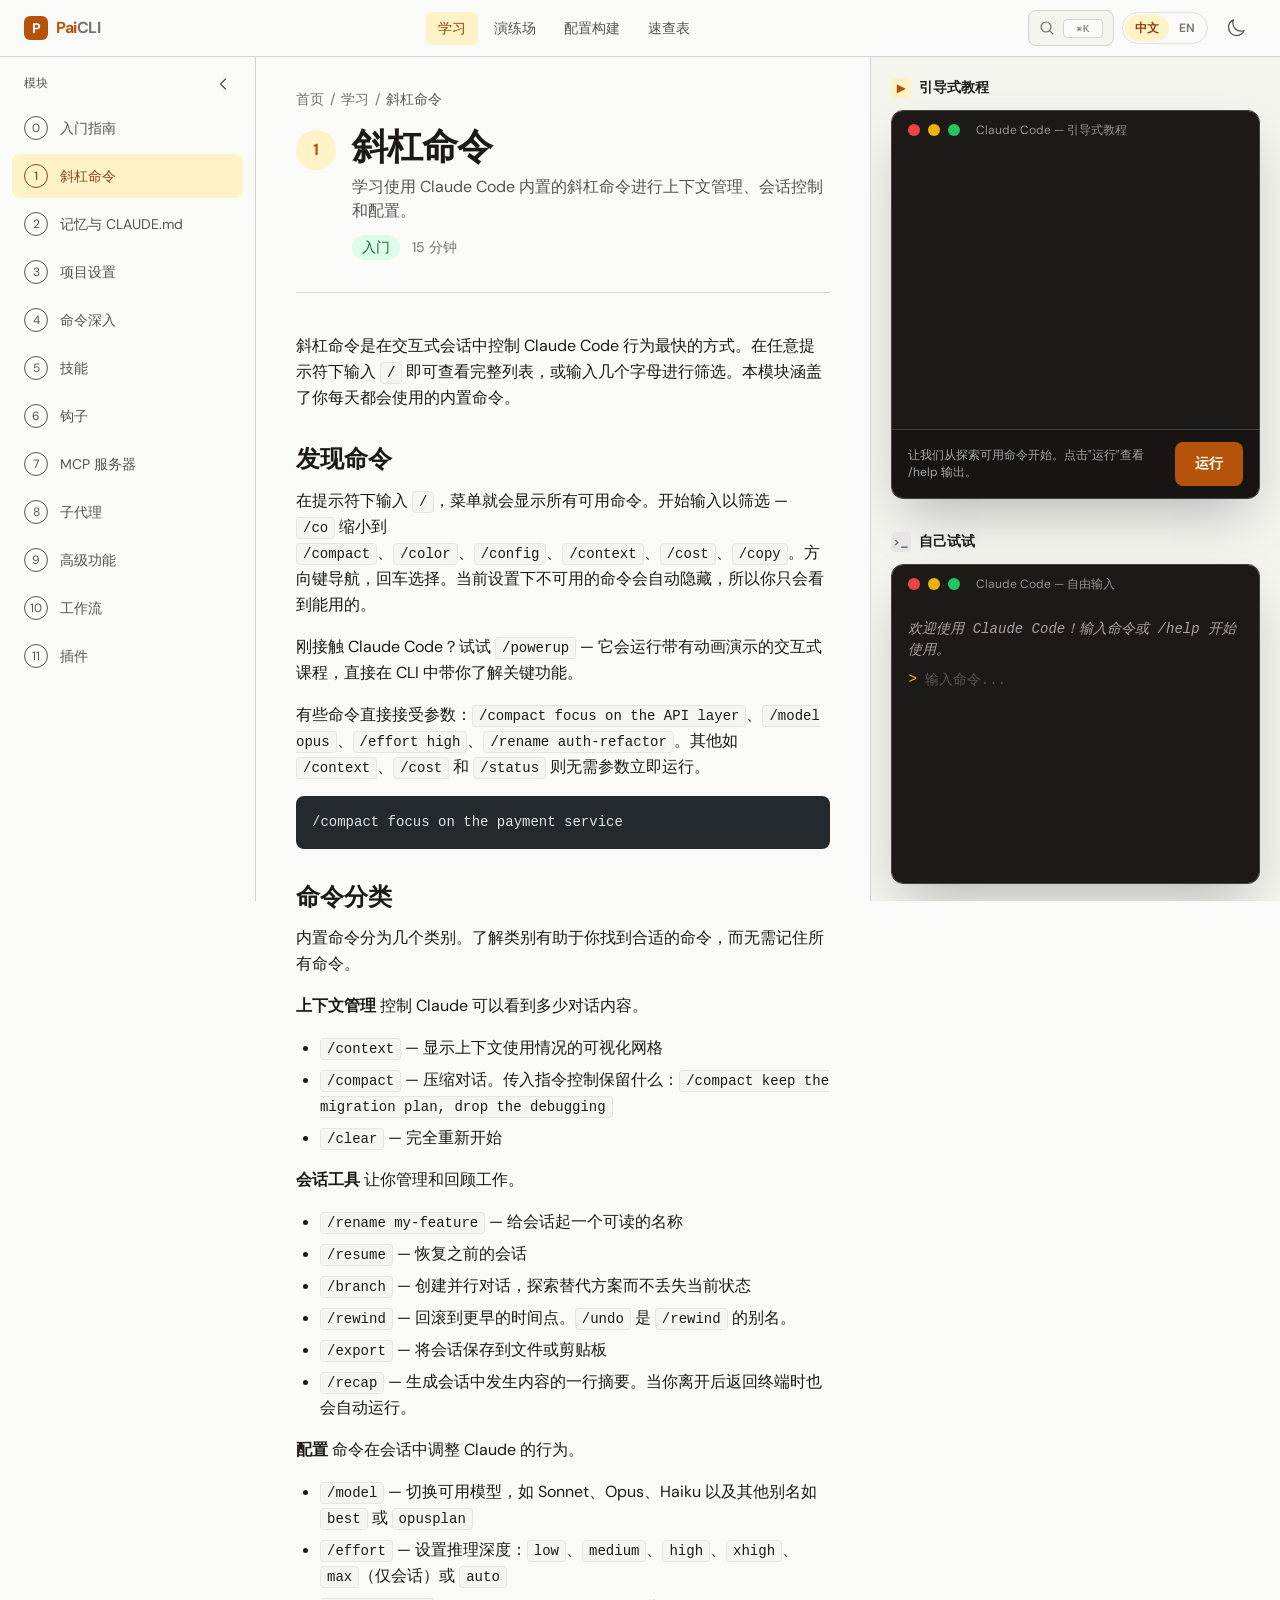
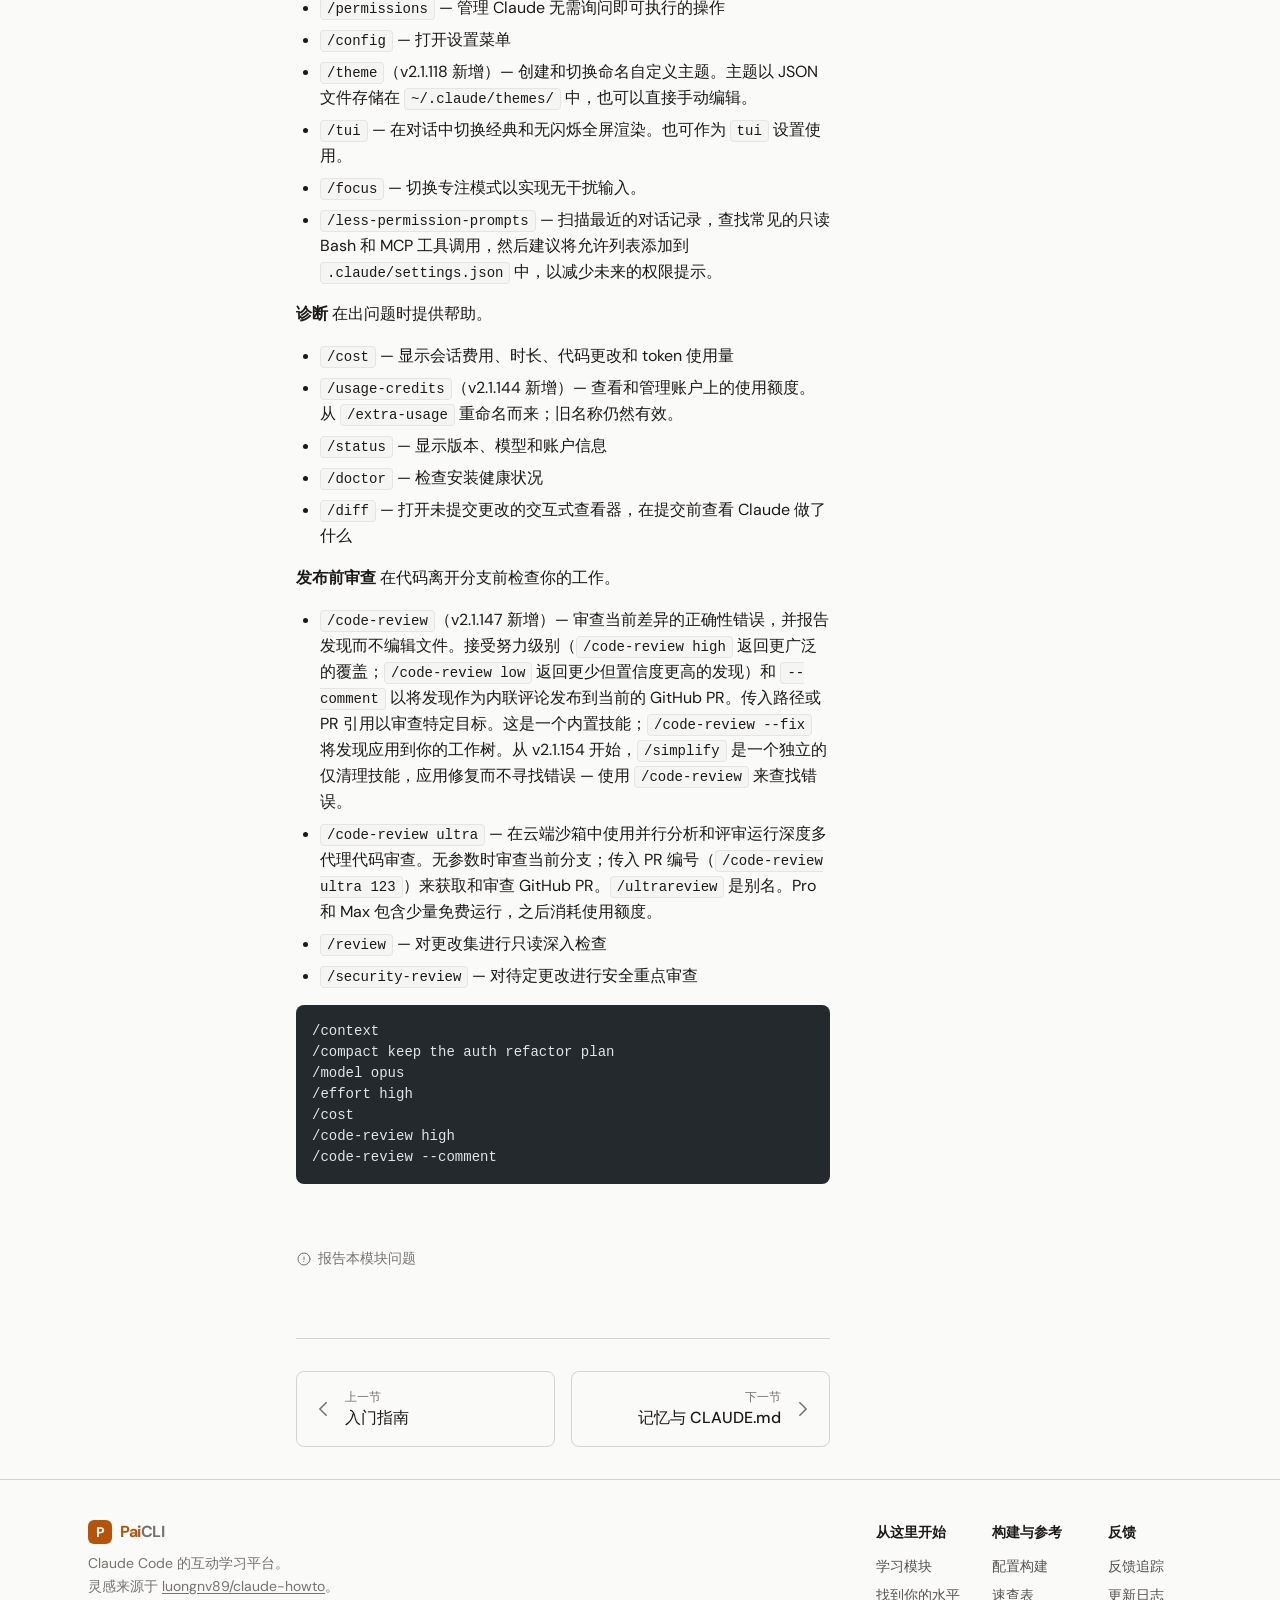
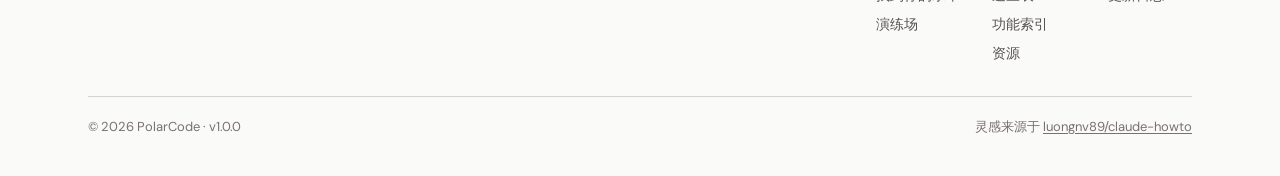
<file: polarcode-main/demo-deepseek/index.html>
<!DOCTYPE html>
<html lang="zh-CN" dir="ltr">
<head>
<meta charset="utf-8">
<meta name="viewport" content="width=device-width, initial-scale=1">
<meta name="description" content="学习使用 Claude Code 内置的斜杠命令进行上下文管理、会话控制和配置。">
<title>斜杠命令 — PolarCode 学习中心</title>

<!-- Fonts -->
<link rel="preconnect" href="https://fonts.googleapis.com">
<link rel="preconnect" href="https://fonts.gstatic.com" crossorigin>
<link href="https://fonts.googleapis.com/css2?family=DM+Sans:wght@400;500;600;700&family=Source+Serif+4:ital,opsz,wght@0,8..60,400;0,8..60,500;0,8..60,600;1,8..60,400&display=swap" rel="stylesheet">
<style>
@font-face {
  font-family: 'JetBrains Mono';
  src: url('https://claude.nagdy.me/fonts/JetBrainsMono-Regular.woff2') format('woff2');
  font-display: swap;
}

/* ===== CSS Variables (Light) ===== */
:root {
  --font-sans: "DM Sans", ui-sans-serif, system-ui, -apple-system, sans-serif;
  --font-serif: "Source Serif 4", Georgia, "Times New Roman", serif;
  --font-mono: "JetBrains Mono", ui-monospace, "Cascadia Code", "Fira Code", monospace;

  --color-brand: #b45309;
  --color-brand-hover: #92400e;
  --color-brand-light: #fbbf24;
  --color-brand-light-hover: #fcd34d;
  --color-brand-subtle: #fef3c7;
  --color-brand-subtle-dark: #451a03;

  --color-surface: #fafaf9;
  --color-surface-dark: #1c1917;
  --color-surface-elevated: #f5f5f0;
  --color-surface-elevated-dark: #292524;
  --color-surface-muted: #e7e5e4;
  --color-surface-muted-dark: #44403c;

  --color-terminal-bg: #1c1917;
  --color-terminal-text: #e7e5e4;
  --color-terminal-cursor: #fbbf24;
  --color-terminal-selection: #44403c;

  --color-success: #22c55e;
  --color-warning: #eab308;
  --color-error: #ef4444;

  --color-text-primary: #1c1917;
  --color-text-primary-dark: #fafaf9;
  --color-text-secondary: #57534e;
  --color-text-secondary-dark: #d6d3d1;
  --color-text-muted: #78716c;
  --color-text-muted-dark: #a8a29e;

  --color-border: #d6d3d1;
  --color-border-dark: #44403c;

  --color-green-100: #dcfce7;
  --color-green-800: #166534;
  --color-green-900: #14532d;
  --color-stone-100: #f5f5f4;
  --color-stone-200: #e7e5e4;
  --color-stone-300: #d6d3d1;
  --color-stone-400: #a8a29e;
  --color-stone-500: #78716c;
  --color-stone-600: #57534e;
  --color-stone-700: #44403c;
  --color-stone-800: #292524;
  --color-stone-900: #1c1917;
  --color-stone-950: #0c0a09;
  --color-white: #ffffff;
  --color-black: #000000;

  --spacing: 0.25rem;
  --radius-sm: 0.25rem;
  --radius-md: 0.375rem;
  --radius-lg: 0.5rem;
  --radius-xl: 0.75rem;
  --radius-2xl: 1rem;
}

/* ===== Dark Mode ===== */
html.dark {
  --color-surface: #1c1917;
  --color-surface-elevated: #292524;
  --color-surface-muted: #44403c;
  --color-text-primary: #fafaf9;
  --color-text-secondary: #d6d3d1;
  --color-text-muted: #a8a29e;
  --color-border: #44403c;
  --color-brand-subtle: #451a03;
  --color-white: #292524;
  --color-stone-100: #292524;
  --color-stone-200: #44403c;
  --color-stone-800: #1c1917;
  --color-stone-900: #0c0a09;
  --color-green-100: #14532d;
  --color-green-800: #4ade80;
}

/* ===== Base ===== */
*, *::before, *::after {
  box-sizing: border-box;
  margin: 0;
  padding: 0;
}

html {
  -webkit-text-size-adjust: 100%;
  line-height: 1.5;
  font-family: var(--font-sans);
}

body {
  min-height: 100vh;
  display: flex;
  flex-direction: column;
  background: var(--color-surface);
  color: var(--color-text-primary);
}

a { color: inherit; text-decoration: inherit; }
img, svg { vertical-align: middle; display: block; }

/* ===== Skip Link ===== */
.skip-link {
  position: absolute;
  left: -9999px;
  z-index: 999;
  padding: 8px 16px;
  background: var(--color-brand);
  color: white;
  font-size: 14px;
  border-radius: 0 0 var(--radius-md) 0;
}
.skip-link:focus { left: 0; }

/* ===== Header ===== */
.header {
  position: sticky;
  top: 0;
  z-index: 40;
  border-bottom: 1px solid var(--color-border);
  background: var(--color-surface);
  backdrop-filter: blur(8px);
}
html.dark .header {
  border-color: var(--color-border-dark);
  background: var(--color-surface-dark);
}
.header-inner {
  max-width: 90rem;
  margin: 0 auto;
  height: 3.5rem;
  display: flex;
  align-items: center;
  justify-content: space-between;
  padding: 0 1rem;
}
@media (min-width: 64rem) {
  .header-inner { padding: 0 1.5rem; }
}
.logo {
  display: flex;
  align-items: center;
  gap: 0.5rem;
  font-size: 1rem;
  font-weight: 700;
  letter-spacing: -0.025em;
  color: var(--color-text-primary);
}
.logo-icon {
  width: 24px;
  height: 24px;
  flex-shrink: 0;
  display: flex;
  align-items: center;
  justify-content: center;
  border-radius: 6px;
  background: var(--color-brand);
  color: white;
  font-size: 14px;
  font-weight: 700;
}
.logo-brand { color: var(--color-brand); }
html.dark .logo-brand { color: var(--color-brand-light); }
.logo-muted { color: var(--color-text-muted); }

/* Desktop nav */
.desktop-nav { display: none; }
@media (min-width: 64rem) {
  .desktop-nav { display: flex; align-items: center; gap: 0.25rem; }
}
.nav-link {
  border-radius: var(--radius-md);
  padding: 0.375rem 0.75rem;
  font-size: 0.875rem;
  font-weight: 500;
  transition: color 0.15s, background 0.15s;
  color: var(--color-text-secondary);
}
.nav-link:hover { color: var(--color-text-primary); }
.nav-link.active {
  background: var(--color-brand-subtle);
  color: var(--color-brand-hover);
}
html.dark .nav-link.active {
  background: var(--color-brand-subtle-dark);
  color: var(--color-brand-light);
}

/* Header right */
.header-right {
  display: flex;
  align-items: center;
  gap: 0.5rem;
}

.search-pill {
  display: none;
  height: 2.25rem;
  align-items: center;
  gap: 0.5rem;
  border-radius: var(--radius-lg);
  border: 1px solid var(--color-border);
  background: var(--color-surface-elevated);
  padding: 0 0.625rem;
  color: var(--color-text-muted);
  cursor: pointer;
  transition: border-color 0.15s, color 0.15s;
}
.search-pill:hover {
  border-color: rgba(180, 83, 9, 0.4);
  color: var(--color-text-secondary);
}
@media (min-width: 64rem) {
  .search-pill { display: inline-flex; }
}
.search-pill svg { width: 16px; height: 16px; }
.search-shortcut {
  display: inline-block;
  min-width: 2.5rem;
  border-radius: 4px;
  border: 1px solid var(--color-border);
  background: var(--color-surface);
  padding: 0.125rem 0.375rem;
  font-family: var(--font-mono);
  font-size: 11px;
  text-transform: uppercase;
  letter-spacing: 0.05em;
  text-align: center;
  color: var(--color-text-muted);
}
html.dark .search-shortcut {
  border-color: var(--color-border-dark);
  background: var(--color-surface-dark);
}

/* Icon button */
.icon-btn {
  display: flex;
  width: 2.5rem;
  height: 2.5rem;
  align-items: center;
  justify-content: center;
  border-radius: var(--radius-lg);
  color: var(--color-text-secondary);
  cursor: pointer;
  background: none;
  border: none;
  transition: background 0.15s, color 0.15s;
}
.icon-btn:hover {
  background: var(--color-surface-muted);
  color: var(--color-text-primary);
}
html.dark .icon-btn:hover {
  background: var(--color-surface-muted-dark);
}

/* Language switcher */
.lang-switcher {
  display: flex;
  align-items: center;
  border-radius: 999px;
  border: 1px solid rgba(214, 211, 209, 0.6);
  padding: 0.125rem;
}
html.dark .lang-switcher {
  border-color: rgba(68, 64, 60, 0.6);
}
.lang-link {
  border-radius: 999px;
  padding: 0.25rem 0.625rem;
  font-size: 0.75rem;
  font-weight: 600;
  transition: background 0.15s, color 0.15s;
  color: var(--color-text-muted);
  text-decoration: none;
}
.lang-link:hover { color: var(--color-text-primary); }
.lang-link.active {
  background: var(--color-brand-subtle);
  color: var(--color-brand-hover);
}
html.dark .lang-link.active {
  background: var(--color-brand-subtle-dark);
  color: var(--color-brand-light);
}

/* ===== Layout Grid ===== */
.layout-grid {
  flex: 1;
}
@media (min-width: 64rem) {
  .layout-grid {
    display: grid;
    grid-template-columns: 16rem 1fr;
  }
  .layout-grid.has-sidebar-right {
    grid-template-columns: 16rem 1fr;
  }
  .layout-grid .main-with-aside {
    display: grid;
    grid-template-columns: 3fr 2fr;
  }
}

/* ===== Sidebar ===== */
.desktop-sidebar {
  display: none;
}
@media (min-width: 64rem) {
  .desktop-sidebar {
    display: block;
    position: sticky;
    top: 3.5rem;
    height: calc(100vh - 3.5rem);
    overflow-y: auto;
    border-right: 1px solid var(--color-border);
  }
  html.dark .desktop-sidebar {
    border-color: var(--color-border-dark);
  }
}
.sidebar-inner {
  padding: 0.75rem;
}

/* Sidebar nav */
.sidebar-toggle {
  display: flex;
  width: 100%;
  align-items: center;
  justify-content: space-between;
  border-radius: var(--radius-lg);
  padding: 0.375rem 0.75rem;
  font-size: 0.75rem;
  font-weight: 500;
  color: var(--color-text-secondary);
  cursor: pointer;
  background: none;
  border: none;
  transition: background 0.15s, color 0.15s;
  margin-bottom: 0.5rem;
}
.sidebar-toggle:hover {
  background: var(--color-surface-muted);
  color: var(--color-text-primary);
}
html.dark .sidebar-toggle:hover {
  background: var(--color-surface-muted-dark);
}
.sidebar-chevron {
  width: 1rem;
  height: 1rem;
  transition: transform 0.15s;
}

.sidebar-nav-list {
  list-style: none;
  display: flex;
  flex-direction: column;
  gap: 0.25rem;
}
.sidebar-nav-link {
  display: flex;
  min-height: 44px;
  align-items: center;
  gap: 0.75rem;
  border-radius: var(--radius-lg);
  padding: 0.5rem 0.75rem;
  font-size: 0.875rem;
  color: var(--color-text-secondary);
  text-decoration: none;
  transition: background 0.15s, color 0.15s;
}
.sidebar-nav-link:hover {
  background: var(--color-surface-muted);
  color: var(--color-text-primary);
}
html.dark .sidebar-nav-link:hover {
  background: var(--color-surface-muted-dark);
}
.sidebar-nav-link.active {
  background: var(--color-brand-subtle);
  color: var(--color-brand-hover);
  font-weight: 500;
}
html.dark .sidebar-nav-link.active {
  background: var(--color-brand-subtle-dark);
  color: var(--color-brand-light);
}
.sidebar-number {
  display: flex;
  width: 1.5rem;
  height: 1.5rem;
  flex-shrink: 0;
  align-items: center;
  justify-content: center;
  border-radius: 50%;
  border: 1px solid currentColor;
  font-size: 0.75rem;
}
.sidebar-title {
  min-width: 0;
  overflow: hidden;
  text-overflow: ellipsis;
  white-space: nowrap;
}

/* ===== Main Content ===== */
.main-content {
  min-width: 0;
}
.main-inner {
  display: grid;
}
@media (min-width: 64rem) {
  .main-inner {
    grid-template-columns: 3fr 2fr;
  }
}

/* Prose column */
.prose-column {
  min-width: 0;
  padding: 1.5rem 1rem;
}
@media (min-width: 64rem) {
  .prose-column {
    padding: 2rem 2.5rem;
  }
}

/* Module header */
.module-header {
  margin-bottom: 2.5rem;
  border-bottom: 1px solid var(--color-border);
  padding-bottom: 2rem;
}
html.dark .module-header {
  border-color: var(--color-border-dark);
}
.breadcrumb {
  display: flex;
  align-items: center;
  gap: 0.375rem;
  margin-bottom: 1rem;
  font-size: 0.875rem;
  color: var(--color-text-muted);
}
.breadcrumb a { transition: color 0.15s; }
.breadcrumb a:hover { color: var(--color-brand-hover); }
html.dark .breadcrumb a:hover { color: var(--color-brand-light); }
.breadcrumb-current { color: var(--color-text-secondary); }

.module-title-row {
  display: flex;
  align-items: flex-start;
  gap: 1rem;
}
.module-number {
  margin-top: 0.25rem;
  display: flex;
  width: 2.5rem;
  height: 2.5rem;
  flex-shrink: 0;
  align-items: center;
  justify-content: center;
  border-radius: 50%;
  background: var(--color-brand-subtle);
  font-size: 1rem;
  font-weight: 700;
  color: var(--color-brand);
}
html.dark .module-number {
  background: var(--color-brand-subtle-dark);
  color: var(--color-brand-light);
}
.module-title {
  font-family: var(--font-serif);
  font-size: 1.875rem;
  font-weight: 700;
  letter-spacing: -0.025em;
  line-height: 1.15;
  color: var(--color-text-primary);
}
@media (min-width: 64rem) {
  .module-title { font-size: 2.25rem; }
}
.module-desc {
  margin-top: 0.5rem;
  max-width: 32rem;
  color: var(--color-text-secondary);
}
.module-meta {
  margin-top: 0.75rem;
  display: flex;
  flex-wrap: wrap;
  align-items: center;
  gap: 0.75rem;
  font-size: 0.875rem;
}
.badge {
  display: inline-block;
  border-radius: 999px;
  padding: 0.125rem 0.625rem;
  font-weight: 500;
  background: var(--color-green-100);
  color: var(--color-green-800);
}
.module-time {
  color: var(--color-text-muted);
}

/* ===== Prose ===== */
.prose {
  max-width: none;
  font-size: 1rem;
  line-height: 1.625;
  color: var(--color-text-primary);
}
.prose h2 {
  font-family: var(--font-serif);
  font-size: 1.5rem;
  font-weight: 600;
  line-height: 1.35;
  margin-top: 2rem;
  margin-bottom: 0.75rem;
  color: var(--color-text-primary);
}
.prose p {
  margin-bottom: 1rem;
}
.prose code {
  font-family: var(--font-mono);
  font-size: 0.875em;
  background: var(--color-stone-100);
  padding: 0.125rem 0.375rem;
  border-radius: 4px;
  border: 1px solid var(--color-stone-200);
  color: var(--color-text-primary);
}
html.dark .prose code {
  background: var(--color-stone-800);
  border-color: var(--color-stone-700);
}
.prose strong {
  font-weight: 600;
  color: var(--color-text-primary);
}
.prose ul {
  list-style: disc;
  padding-left: 1.5rem;
  margin-bottom: 1rem;
}
.prose li {
  margin-bottom: 0.375rem;
}
.prose a {
  color: var(--color-brand);
  text-decoration: underline;
  text-underline-offset: 2px;
  transition: color 0.15s;
}
.prose a:hover {
  color: var(--color-brand-hover);
}
html.dark .prose a {
  color: var(--color-brand-light);
}
html.dark .prose a:hover {
  color: var(--color-brand-light-hover);
}

/* Code block */
.code-block {
  overflow-x: auto;
  border-radius: var(--radius-lg);
  background: #24292e;
  color: #e1e4e8;
  margin-bottom: 1rem;
}
.code-block pre {
  padding: 1rem;
  font-family: var(--font-mono);
  font-size: 0.875rem;
  line-height: 1.5;
  overflow-x: auto;
}
.code-block code {
  background: none !important;
  border: none !important;
  padding: 0 !important;
  font-size: inherit !important;
  color: inherit !important;
}

/* ===== Right Panel (Sticky) ===== */
.right-panel {
  display: none;
}
@media (min-width: 64rem) {
  .right-panel {
    display: block;
    position: sticky;
    top: 3.5rem;
    height: calc(100vh - 3.5rem);
    overflow-y: auto;
    border-left: 1px solid var(--color-border);
    background: var(--color-surface-elevated);
  }
  html.dark .right-panel {
    border-color: var(--color-border-dark);
    background: var(--color-surface-elevated-dark);
  }
}
.right-panel-inner {
  padding: 1.25rem;
}
.right-panel-section {
  margin-bottom: 2rem;
}
.section-title {
  display: flex;
  align-items: center;
  gap: 0.5rem;
  margin-bottom: 0.75rem;
  font-size: 0.875rem;
  font-weight: 600;
  color: var(--color-text-primary);
}
.section-icon {
  display: flex;
  width: 1.25rem;
  height: 1.25rem;
  align-items: center;
  justify-content: center;
  border-radius: 4px;
  font-size: 0.75rem;
  font-weight: 700;
}
.section-icon.brand {
  background: var(--color-brand-subtle);
  color: var(--color-brand);
}
html.dark .section-icon.brand {
  background: var(--color-brand-subtle-dark);
  color: var(--color-brand-light);
}
.section-icon.muted {
  background: var(--color-surface-muted);
  color: var(--color-text-muted);
}
html.dark .section-icon.muted {
  background: var(--color-surface-muted-dark);
}

/* ===== Terminal Simulator ===== */
.terminal {
  overflow: hidden;
  border-radius: var(--radius-xl);
  border: 1px solid #44403c;
  box-shadow: 0 25px 50px -12px rgba(0,0,0,0.25);
}
.terminal-titlebar {
  display: flex;
  align-items: center;
  gap: 0.5rem;
  background: #1c1917;
  padding: 0.625rem 1rem;
}
.terminal-dot {
  width: 0.75rem;
  height: 0.75rem;
  border-radius: 50%;
}
.terminal-dot.red { background: #ef4444; }
.terminal-dot.yellow { background: #eab308; }
.terminal-dot.green { background: #22c55e; }
.terminal-label {
  margin-left: 0.5rem;
  font-size: 0.75rem;
  color: rgba(231, 229, 228, 0.6);
  font-family: var(--font-sans);
}
.terminal-body {
  background: #1c1917;
  padding: 1rem;
  font-family: var(--font-mono);
  font-size: 0.875rem;
  min-height: 280px;
  max-height: 480px;
  overflow-y: auto;
  color: #e7e5e4;
  line-height: 1.5;
}
.terminal-body .welcome {
  color: #a8a29e;
  font-style: italic;
  margin-bottom: 0.5rem;
}
.terminal-body .prompt-line {
  display: flex;
  align-items: center;
  gap: 0.5rem;
}
.terminal-body .prompt {
  color: var(--color-brand-light);
  flex-shrink: 0;
  user-select: none;
}
.terminal-input {
  flex: 1;
  background: transparent;
  border: none;
  outline: none;
  font-family: var(--font-mono);
  font-size: 1rem;
  color: #e7e5e4;
  caret-color: #fbbf24;
}
@media (min-width: 64rem) {
  .terminal-input { font-size: 0.875rem; }
}
.terminal-input::placeholder {
  color: rgba(231, 229, 228, 0.3);
}
.terminal-footer {
  display: flex;
  align-items: center;
  justify-content: space-between;
  border-top: 1px solid #44403c;
  background: #171412;
  padding: 0.75rem 1rem;
}
.terminal-desc {
  flex: 1;
  font-family: var(--font-sans);
  font-size: 0.75rem;
  color: rgba(231, 229, 228, 0.7);
  line-height: 1.4;
}
.terminal-btn {
  min-height: 44px;
  border-radius: var(--radius-lg);
  background: var(--color-brand);
  padding: 0.5rem 1.25rem;
  font-size: 0.875rem;
  font-weight: 600;
  color: white;
  border: none;
  cursor: pointer;
  white-space: nowrap;
  transition: background 0.15s;
}
.terminal-btn:hover {
  background: var(--color-brand-hover);
}

/* Guided step output */
.terminal-output {
  margin-bottom: 0.5rem;
  white-space: pre-wrap;
  font-family: var(--font-mono);
  font-size: 0.875rem;
  color: #e7e5e4;
  line-height: 1.5;
}

/* ===== Quiz ===== */
.quiz-card {
  border-radius: var(--radius-xl);
  border: 1px solid var(--color-stone-200);
  background: var(--color-white);
  padding: 1.5rem;
}
html.dark .quiz-card {
  border-color: var(--color-stone-700);
  background: rgba(41, 37, 36, 0.5);
}
.quiz-header {
  display: flex;
  align-items: center;
  justify-content: space-between;
  margin-bottom: 1rem;
  font-size: 0.75rem;
  color: var(--color-stone-500);
}
html.dark .quiz-header { color: var(--color-stone-400); }
.quiz-progress {
  height: 0.375rem;
  border-radius: 999px;
  background: var(--color-stone-100);
  margin-bottom: 1.5rem;
  overflow: hidden;
}
html.dark .quiz-progress { background: var(--color-stone-700); }
.quiz-progress-bar {
  height: 100%;
  border-radius: 999px;
  background: var(--color-brand);
  transition: width 0.3s;
}
.quiz-question {
  margin-bottom: 1rem;
  font-size: 1rem;
  font-weight: 500;
  color: var(--color-stone-900);
  line-height: 1.5;
}
html.dark .quiz-question { color: var(--color-stone-100); }
.quiz-options {
  display: flex;
  flex-direction: column;
  gap: 0.5rem;
}
.quiz-option {
  display: flex;
  width: 100%;
  align-items: flex-start;
  gap: 0.75rem;
  border-radius: var(--radius-lg);
  border: 1px solid var(--color-stone-200);
  padding: 0.75rem;
  font-size: 0.875rem;
  text-align: left;
  cursor: pointer;
  transition: border-color 0.15s;
  color: var(--color-stone-800);
  background: transparent;
}
html.dark .quiz-option {
  border-color: var(--color-stone-600);
  color: var(--color-stone-200);
}
.quiz-option:hover {
  border-color: var(--color-brand-light-hover);
}
html.dark .quiz-option:hover {
  border-color: var(--color-brand-hover);
}
.quiz-radio {
  margin-top: 0.125rem;
  display: flex;
  width: 1.25rem;
  height: 1.25rem;
  flex-shrink: 0;
  align-items: center;
  justify-content: center;
  border-radius: 50%;
  border: 2px solid var(--color-stone-300);
}
html.dark .quiz-radio {
  border-color: var(--color-stone-600);
}

/* ===== Templates ===== */
.template-card {
  border-radius: var(--radius-xl);
  border: 1px solid var(--color-border);
  background: var(--color-white);
  padding: 1rem;
  box-shadow: 0 1px 3px rgba(0,0,0,0.05);
  margin-bottom: 1.5rem;
}
html.dark .template-card {
  border-color: var(--color-border-dark);
  background: var(--color-stone-800);
}
.template-header {
  display: flex;
  flex-direction: column;
  gap: 0.5rem;
  margin-bottom: 0.75rem;
}
@media (min-width: 40rem) {
  .template-header {
    flex-direction: row;
    align-items: flex-start;
    justify-content: space-between;
  }
}
.template-name {
  font-size: 1rem;
  font-weight: 600;
  color: var(--color-text-primary);
}
.template-desc {
  margin-top: 0.25rem;
  font-size: 0.875rem;
  color: var(--color-text-secondary);
}
.template-lang {
  display: inline-block;
  border-radius: 4px;
  background: var(--color-stone-100);
  padding: 0.125rem 0.375rem;
  font-family: var(--font-mono);
  font-size: 0.75rem;
  color: var(--color-stone-600);
  white-space: nowrap;
  flex-shrink: 0;
}
html.dark .template-lang {
  background: var(--color-stone-800);
  color: var(--color-stone-300);
}
.template-code-wrap {
  position: relative;
  overflow-x: auto;
  border-radius: var(--radius-lg);
  border: 1px solid var(--color-stone-700);
  background: var(--color-stone-900);
}
.template-code {
  padding: 1rem 2.5rem 1rem 1rem;
  font-family: var(--font-mono);
  font-size: 0.875rem;
  color: var(--color-stone-100);
  line-height: 1.5;
  white-space: pre-wrap;
}
.copy-btn {
  position: absolute;
  top: 0.5rem;
  right: 0.5rem;
  display: inline-flex;
  align-items: center;
  border-radius: var(--radius-md);
  padding: 0.375rem;
  opacity: 0.6;
  cursor: pointer;
  color: var(--color-stone-400);
  background: transparent;
  border: none;
  transition: opacity 0.15s, color 0.15s;
}
.copy-btn:hover {
  opacity: 1;
  color: var(--color-stone-100);
}
.copy-btn svg { width: 1rem; height: 1rem; }
.share-btn {
  display: inline-flex;
  align-items: center;
  gap: 0.25rem;
  margin-top: 0.25rem;
  font-size: 0.875rem;
  color: var(--color-text-muted);
  cursor: pointer;
  background: none;
  border: none;
  transition: color 0.15s;
}
.share-btn:hover { color: var(--color-brand); }
.share-btn svg { width: 0.875rem; height: 0.875rem; }
html.dark .share-btn:hover { color: var(--color-brand-light); }

/* ===== Report Link ===== */
.report-link {
  display: inline-flex;
  align-items: center;
  gap: 0.375rem;
  margin-top: 3rem;
  font-size: 0.875rem;
  color: var(--color-text-muted);
  text-decoration: none;
  transition: color 0.15s;
}
.report-link:hover { color: var(--color-brand); }
.report-link svg { width: 1rem; height: 1rem; }
html.dark .report-link:hover { color: var(--color-brand-light); }

/* ===== Prev/Next Nav ===== */
.module-nav {
  margin-top: 4rem;
  display: grid;
  gap: 1rem;
  border-top: 1px solid var(--color-border);
  padding-top: 2rem;
  grid-template-columns: 1fr 1fr;
}
html.dark .module-nav {
  border-color: var(--color-border-dark);
}
.module-nav-link {
  display: flex;
  align-items: center;
  gap: 0.75rem;
  border-radius: var(--radius-lg);
  border: 1px solid var(--color-border);
  padding: 1rem;
  text-decoration: none;
  transition: border-color 0.15s, background 0.15s;
}
.module-nav-link:hover {
  border-color: var(--color-brand);
  background: rgba(254, 243, 199, 0.3);
}
html.dark .module-nav-link {
  border-color: var(--color-border-dark);
}
html.dark .module-nav-link:hover {
  border-color: var(--color-brand-light);
  background: rgba(69, 26, 3, 0.3);
}
.module-nav-link.next {
  justify-content: flex-end;
  text-align: right;
}
.module-nav-label {
  display: block;
  font-size: 0.75rem;
  color: var(--color-text-muted);
}
.module-nav-text {
  font-weight: 500;
  color: var(--color-text-primary);
  transition: color 0.15s;
}
.module-nav-link:hover .module-nav-text {
  color: var(--color-brand-hover);
}
html.dark .module-nav-link:hover .module-nav-text {
  color: var(--color-brand-light);
}
.module-nav-arrow {
  width: 1.25rem;
  height: 1.25rem;
  flex-shrink: 0;
  color: var(--color-text-muted);
  transition: transform 0.15s;
}
.module-nav-link:hover .module-nav-arrow.prev {
  transform: translateX(-0.125rem);
}
.module-nav-link:hover .module-nav-arrow.next {
  transform: translateX(0.125rem);
}

/* ===== Footer ===== */
.footer {
  border-top: 1px solid var(--color-border);
}
html.dark .footer {
  border-color: var(--color-border-dark);
}
.footer-inner {
  max-width: 72rem;
  margin: 0 auto;
  padding: 2.5rem 1rem;
}
@media (min-width: 64rem) {
  .footer-inner { padding: 2.5rem 1.5rem; }
}
.footer-top {
  display: flex;
  flex-direction: column;
  gap: 2rem;
}
@media (min-width: 64rem) {
  .footer-top {
    flex-direction: row;
    align-items: flex-start;
    justify-content: space-between;
  }
}
.footer-brand {
  max-width: 20rem;
}
.footer-brand-text {
  margin-top: 0.5rem;
  font-size: 0.875rem;
  line-height: 1.625;
  color: var(--color-text-muted);
}
.footer-nav {
  display: grid;
  gap: 2rem;
  grid-template-columns: repeat(2, 1fr);
}
@media (min-width: 64rem) {
  .footer-nav {
    grid-template-columns: repeat(3, 1fr);
  }
}
.footer-nav-section-title {
  font-size: 0.875rem;
  font-weight: 600;
  color: var(--color-text-primary);
}
.footer-nav-list {
  list-style: none;
  margin-top: 0.75rem;
  display: flex;
  flex-direction: column;
  gap: 0.5rem;
  font-size: 0.875rem;
  color: var(--color-text-secondary);
}
.footer-nav-list a {
  transition: color 0.15s;
  text-decoration: none;
}
.footer-nav-list a:hover { color: var(--color-brand); }
html.dark .footer-nav-list a:hover { color: var(--color-brand-light); }
.footer-bottom {
  margin-top: 2rem;
  display: flex;
  flex-direction: column;
  gap: 0.25rem;
  border-top: 1px solid var(--color-border);
  padding-top: 1.25rem;
  font-size: 13px;
  color: var(--color-text-muted);
}
@media (min-width: 64rem) {
  .footer-bottom {
    flex-direction: row;
    align-items: center;
    justify-content: space-between;
  }
}
html.dark .footer-bottom {
  border-color: var(--color-border-dark);
}
.footer-bottom a {
  text-decoration: underline;
  text-underline-offset: 2px;
  transition: color 0.15s;
}
.footer-bottom a:hover { color: var(--color-brand); }
html.dark .footer-bottom a:hover { color: var(--color-brand-light); }

/* ===== Mobile ===== */
.mobile-only { display: block; }
@media (min-width: 64rem) {
  .mobile-only { display: none !important; }
}
.desktop-only { display: none; }
@media (min-width: 64rem) {
  .desktop-only { display: block; }
}

/* ===== Dark mode toggle icons ===== */
.sun-icon { display: none; }
.dark .sun-icon { display: block; }
.dark .moon-icon { display: none; }
.moon-icon { display: block; }

/* ===== Responsive tweaks ===== */
@media (max-width: 63.999rem) {
  .main-inner { display: block; }
  .prose-column { padding: 1.5rem 1rem; }
}
</style>
</head>
<body>

<!-- Skip link -->
<a href="#main-content" class="skip-link">跳到主要内容</a>

<!-- ===== Header ===== -->
<header class="header" aria-label="网站页眉">
  <div class="header-inner">
    <a href="/" class="logo">
      <span class="logo-icon">P</span>
      <span><span class="logo-brand">Pai</span><span class="logo-muted">CLI</span></span>
    </a>

    <nav class="desktop-nav" aria-label="主导航">
      <a href="/learn" class="nav-link active">学习</a>
      <a href="/playground" class="nav-link">演练场</a>
      <a href="/build" class="nav-link">配置构建</a>
      <a href="/reference" class="nav-link">速查表</a>
    </nav>

    <div class="header-right">
      <button class="search-pill" aria-label="搜索 (⌘K)">
        <svg fill="none" viewBox="0 0 24 24" stroke-width="1.75" stroke="currentColor">
          <path stroke-linecap="round" stroke-linejoin="round" d="M21 21l-4.35-4.35M10.5 18a7.5 7.5 0 100-15 7.5 7.5 0 000 15z"/>
        </svg>
        <span class="search-shortcut">⌘K</span>
      </button>

      <nav class="lang-switcher" aria-label="语言">
        <span class="lang-link active">中文</span>
        <a href="#" class="lang-link">EN</a>
      </nav>

      <button id="darkModeToggle" class="icon-btn" aria-label="切换深色模式">
        <svg class="sun-icon" fill="none" viewBox="0 0 24 24" stroke-width="1.5" stroke="currentColor" width="20" height="20">
          <path stroke-linecap="round" stroke-linejoin="round" d="M12 3v2.25m6.364.386l-1.591 1.591M21 12h-2.25m-.386 6.364l-1.591-1.591M12 18.75V21m-4.773-4.227l-1.591 1.591M5.25 12H3m4.227-4.773L5.636 5.636M15.75 12a3.75 3.75 0 11-7.5 0 3.75 3.75 0 017.5 0z"/>
        </svg>
        <svg class="moon-icon" fill="none" viewBox="0 0 24 24" stroke-width="1.5" stroke="currentColor" width="20" height="20">
          <path stroke-linecap="round" stroke-linejoin="round" d="M21.752 15.002A9.718 9.718 0 0118 15.75c-5.385 0-9.75-4.365-9.75-9.75 0-1.33.266-2.597.748-3.752A9.753 9.753 0 003 11.25C3 16.635 7.365 21 12.75 21a9.753 9.753 0 009.002-5.998z"/>
        </svg>
      </button>

      <button id="mobileMenuToggle" class="icon-btn mobile-only" aria-label="打开导航菜单" aria-expanded="false">
        <svg fill="none" viewBox="0 0 24 24" stroke-width="1.5" stroke="currentColor" width="20" height="20">
          <path stroke-linecap="round" stroke-linejoin="round" d="M3.75 6.75h16.5M3.75 12h16.5m-16.5 5.25h16.5"/>
        </svg>
      </button>
    </div>
  </div>
</header>

<!-- ===== Layout ===== -->
<div class="layout-grid" id="layoutGrid">
  <!-- Desktop Sidebar -->
  <aside class="desktop-sidebar" id="desktopSidebar">
    <nav class="sidebar-inner" aria-label="模块导航">
      <div>
        <button class="sidebar-toggle" id="sidebarCollapseToggle" aria-label="切换侧边栏">
          <span>模块</span>
          <svg class="sidebar-chevron" fill="none" viewBox="0 0 24 24" stroke-width="2" stroke="currentColor">
            <path stroke-linecap="round" stroke-linejoin="round" d="M15.75 19.5L8.25 12l7.5-7.5"/>
          </svg>
        </button>
        <ul class="sidebar-nav-list">
          <li><a href="#" class="sidebar-nav-link"><span class="sidebar-number">0</span><span class="sidebar-title">入门指南</span></a></li>
          <li><a href="#" class="sidebar-nav-link active"><span class="sidebar-number">1</span><span class="sidebar-title">斜杠命令</span></a></li>
          <li><a href="#" class="sidebar-nav-link"><span class="sidebar-number">2</span><span class="sidebar-title">记忆与 CLAUDE.md</span></a></li>
          <li><a href="#" class="sidebar-nav-link"><span class="sidebar-number">3</span><span class="sidebar-title">项目设置</span></a></li>
          <li><a href="#" class="sidebar-nav-link"><span class="sidebar-number">4</span><span class="sidebar-title">命令深入</span></a></li>
          <li><a href="#" class="sidebar-nav-link"><span class="sidebar-number">5</span><span class="sidebar-title">技能</span></a></li>
          <li><a href="#" class="sidebar-nav-link"><span class="sidebar-number">6</span><span class="sidebar-title">钩子</span></a></li>
          <li><a href="#" class="sidebar-nav-link"><span class="sidebar-number">7</span><span class="sidebar-title">MCP 服务器</span></a></li>
          <li><a href="#" class="sidebar-nav-link"><span class="sidebar-number">8</span><span class="sidebar-title">子代理</span></a></li>
          <li><a href="#" class="sidebar-nav-link"><span class="sidebar-number">9</span><span class="sidebar-title">高级功能</span></a></li>
          <li><a href="#" class="sidebar-nav-link"><span class="sidebar-number">10</span><span class="sidebar-title">工作流</span></a></li>
          <li><a href="#" class="sidebar-nav-link"><span class="sidebar-number">11</span><span class="sidebar-title">插件</span></a></li>
        </ul>
      </div>
    </nav>
  </aside>

  <!-- Main Content -->
  <main class="main-content" id="main-content" tabindex="-1">
    <div class="main-inner">
      <!-- Prose Column -->
      <div class="prose-column">
        <!-- Module header -->
        <div class="module-header">
          <nav class="breadcrumb" aria-label="面包屑导航">
            <a href="/">首页</a>
            <span aria-hidden="true">/</span>
            <a href="/learn">学习</a>
            <span aria-hidden="true">/</span>
            <span class="breadcrumb-current" aria-current="page">斜杠命令</span>
          </nav>
          <div class="module-title-row">
            <span class="module-number">1</span>
            <div>
              <h1 class="module-title">斜杠命令</h1>
              <p class="module-desc">学习使用 Claude Code 内置的斜杠命令进行上下文管理、会话控制和配置。</p>
              <div class="module-meta">
                <span class="badge">入门</span>
                <span class="module-time">15 分钟</span>
              </div>
            </div>
          </div>
        </div>

        <!-- Prose content -->
        <article class="prose">
          <p>斜杠命令是在交互式会话中控制 Claude Code 行为最快的方式。在任意提示符下输入 <code>/</code> 即可查看完整列表，或输入几个字母进行筛选。本模块涵盖了你每天都会使用的内置命令。</p>

          <h2 id="discovering-commands">发现命令</h2>
          <p>在提示符下输入 <code>/</code>，菜单就会显示所有可用命令。开始输入以筛选 — <code>/co</code> 缩小到 <code>/compact</code>、<code>/color</code>、<code>/config</code>、<code>/context</code>、<code>/cost</code>、<code>/copy</code>。方向键导航，回车选择。当前设置下不可用的命令会自动隐藏，所以你只会看到能用的。</p>
          <p>刚接触 Claude Code？试试 <code>/powerup</code> — 它会运行带有动画演示的交互式课程，直接在 CLI 中带你了解关键功能。</p>
          <p>有些命令直接接受参数：<code>/compact focus on the API layer</code>、<code>/model opus</code>、<code>/effort high</code>、<code>/rename auth-refactor</code>。其他如 <code>/context</code>、<code>/cost</code> 和 <code>/status</code> 则无需参数立即运行。</p>

          <div class="code-block">
            <pre><code><span>/compact focus on the payment service</span></code></pre>
          </div>

          <h2 id="command-categories">命令分类</h2>
          <p>内置命令分为几个类别。了解类别有助于你找到合适的命令，而无需记住所有命令。</p>

          <p><strong>上下文管理</strong> 控制 Claude 可以看到多少对话内容。</p>
          <ul>
            <li><code>/context</code> — 显示上下文使用情况的可视化网格</li>
            <li><code>/compact</code> — 压缩对话。传入指令控制保留什么：<code>/compact keep the migration plan, drop the debugging</code></li>
            <li><code>/clear</code> — 完全重新开始</li>
          </ul>

          <p><strong>会话工具</strong> 让你管理和回顾工作。</p>
          <ul>
            <li><code>/rename my-feature</code> — 给会话起一个可读的名称</li>
            <li><code>/resume</code> — 恢复之前的会话</li>
            <li><code>/branch</code> — 创建并行对话，探索替代方案而不丢失当前状态</li>
            <li><code>/rewind</code> — 回滚到更早的时间点。<code>/undo</code> 是 <code>/rewind</code> 的别名。</li>
            <li><code>/export</code> — 将会话保存到文件或剪贴板</li>
            <li><code>/recap</code> — 生成会话中发生内容的一行摘要。当你离开后返回终端时也会自动运行。</li>
          </ul>

          <p><strong>配置</strong> 命令在会话中调整 Claude 的行为。</p>
          <ul>
            <li><code>/model</code> — 切换可用模型，如 Sonnet、Opus、Haiku 以及其他别名如 <code>best</code> 或 <code>opusplan</code></li>
            <li><code>/effort</code> — 设置推理深度：<code>low</code>、<code>medium</code>、<code>high</code>、<code>xhigh</code>、<code>max</code>（仅会话）或 <code>auto</code></li>
            <li><code>/permissions</code> — 管理 Claude 无需询问即可执行的操作</li>
            <li><code>/config</code> — 打开设置菜单</li>
            <li><code>/theme</code>（v2.1.118 新增）— 创建和切换命名自定义主题。主题以 JSON 文件存储在 <code>~/.claude/themes/</code> 中，也可以直接手动编辑。</li>
            <li><code>/tui</code> — 在对话中切换经典和无闪烁全屏渲染。也可作为 <code>tui</code> 设置使用。</li>
            <li><code>/focus</code> — 切换专注模式以实现无干扰输入。</li>
            <li><code>/less-permission-prompts</code> — 扫描最近的对话记录，查找常见的只读 Bash 和 MCP 工具调用，然后建议将允许列表添加到 <code>.claude/settings.json</code> 中，以减少未来的权限提示。</li>
          </ul>

          <p><strong>诊断</strong> 在出问题时提供帮助。</p>
          <ul>
            <li><code>/cost</code> — 显示会话费用、时长、代码更改和 token 使用量</li>
            <li><code>/usage-credits</code>（v2.1.144 新增）— 查看和管理账户上的使用额度。从 <code>/extra-usage</code> 重命名而来；旧名称仍然有效。</li>
            <li><code>/status</code> — 显示版本、模型和账户信息</li>
            <li><code>/doctor</code> — 检查安装健康状况</li>
            <li><code>/diff</code> — 打开未提交更改的交互式查看器，在提交前查看 Claude 做了什么</li>
          </ul>

          <p><strong>发布前审查</strong> 在代码离开分支前检查你的工作。</p>
          <ul>
            <li><code>/code-review</code>（v2.1.147 新增）— 审查当前差异的正确性错误，并报告发现而不编辑文件。接受努力级别（<code>/code-review high</code> 返回更广泛的覆盖；<code>/code-review low</code> 返回更少但置信度更高的发现）和 <code>--comment</code> 以将发现作为内联评论发布到当前的 GitHub PR。传入路径或 PR 引用以审查特定目标。这是一个内置技能；<code>/code-review --fix</code> 将发现应用到你的工作树。从 v2.1.154 开始，<code>/simplify</code> 是一个独立的仅清理技能，应用修复而不寻找错误 — 使用 <code>/code-review</code> 来查找错误。</li>
            <li><code>/code-review ultra</code> — 在云端沙箱中使用并行分析和评审运行深度多代理代码审查。无参数时审查当前分支；传入 PR 编号（<code>/code-review ultra 123</code>）来获取和审查 GitHub PR。<code>/ultrareview</code> 是别名。Pro 和 Max 包含少量免费运行，之后消耗使用额度。</li>
            <li><code>/review</code> — 对更改集进行只读深入检查</li>
            <li><code>/security-review</code> — 对待定更改进行安全重点审查</li>
          </ul>

          <div class="code-block">
            <pre><code><span>/context</span>
<span>/compact keep the auth refactor plan</span>
<span>/model opus</span>
<span>/effort high</span>
<span>/cost</span>
<span>/code-review high</span>
<span>/code-review --comment</span></code></pre>
          </div>
        </article>

        <!-- Report link -->
        <a href="#" class="report-link">
          <svg fill="none" viewBox="0 0 24 24" stroke-width="1.5" stroke="currentColor">
            <path stroke-linecap="round" stroke-linejoin="round" d="M12 9v3.75m9-.75a9 9 0 1 1-18 0 9 9 0 0 1 18 0Zm-9 3.75h.008v.008H12v-.008Z"/>
          </svg>
          报告本模块问题
        </a>

        <!-- Prev / Next -->
        <nav class="module-nav" aria-label="模块导航">
          <a href="#" class="module-nav-link">
            <svg class="module-nav-arrow prev" fill="none" viewBox="0 0 24 24" stroke-width="2" stroke="currentColor">
              <path stroke-linecap="round" stroke-linejoin="round" d="M15.75 19.5L8.25 12l7.5-7.5"/>
            </svg>
            <div>
              <span class="module-nav-label">上一节</span>
              <span class="module-nav-text">入门指南</span>
            </div>
          </a>
          <a href="#" class="module-nav-link next">
            <div>
              <span class="module-nav-label">下一节</span>
              <span class="module-nav-text">记忆与 CLAUDE.md</span>
            </div>
            <svg class="module-nav-arrow next" fill="none" viewBox="0 0 24 24" stroke-width="2" stroke="currentColor">
              <path stroke-linecap="round" stroke-linejoin="round" d="M8.25 4.5l7.5 7.5-7.5 7.5"/>
            </svg>
          </a>
        </nav>
      </div>

      <!-- Right Panel (Desktop only) -->
      <aside class="right-panel" aria-label="互动面板">
        <div class="right-panel-inner">
          <div class="right-panel-section">
            <h3 class="section-title">
              <span class="section-icon brand">▶</span>
              引导式教程
            </h3>
            <!-- Terminal: Guided -->
            <div class="terminal" role="application" aria-label="斜杠命令引导式教程">
              <div class="terminal-titlebar">
                <span class="terminal-dot red"></span>
                <span class="terminal-dot yellow"></span>
                <span class="terminal-dot green"></span>
                <span class="terminal-label">Claude Code — 引导式教程</span>
              </div>
              <div class="terminal-body" id="guidedTerminalBody">
                <div class="terminal-output" id="guidedOutput"></div>
              </div>
              <div class="terminal-footer">
                <p class="terminal-desc" id="guidedDesc">让我们从探索可用命令开始。点击"运行"查看 /help 输出。</p>
                <button class="terminal-btn" id="guidedRunBtn">运行</button>
              </div>
            </div>
          </div>

          <div class="right-panel-section">
            <h3 class="section-title">
              <span class="section-icon muted">&gt;_</span>
              自己试试
            </h3>
            <!-- Terminal: Free Type -->
            <div class="terminal" role="application" aria-label="斜杠命令自由输入终端">
              <div class="terminal-titlebar">
                <span class="terminal-dot red"></span>
                <span class="terminal-dot yellow"></span>
                <span class="terminal-dot green"></span>
                <span class="terminal-label">Claude Code — 自由输入</span>
              </div>
              <div class="terminal-body">
                <div class="welcome">欢迎使用 Claude Code！输入命令或 /help 开始使用。</div>
                <div id="freeTypeOutput"></div>
                <div class="prompt-line" style="margin-top:0.5rem;">
                  <span class="prompt">&gt;</span>
                  <input type="text" class="terminal-input" id="freeTypeInput" placeholder="输入命令..." aria-label="终端命令输入" autocomplete="off" spellcheck="false">
                </div>
              </div>
            </div>
          </div>

          <div class="right-panel-section">
            <h3 class="section-title">
              <span class="section-icon brand">?</span>
              检查你的理解
            </h3>
            <div class="quiz-card" id="quizCard">
              <div class="quiz-header">
                <span id="quizCounter">第 1 题，共 7 题</span>
                <span id="quizPercent">0%</span>
              </div>
              <div class="quiz-progress">
                <div class="quiz-progress-bar" id="quizProgressBar" style="width:0%"></div>
              </div>
              <p class="quiz-question" id="quizQuestion">当你在 Claude Code 中运行 /compact 时会发生什么？</p>
              <div class="quiz-options" id="quizOptions" role="radiogroup"></div>
              <div id="quizResult" style="margin-top: 1rem;"></div>
            </div>
          </div>

          <div class="right-panel-section">
            <section aria-label="斜杠命令模板">
              <h3 class="section-title" style="font-size:1rem;margin-bottom:1rem;">斜杠命令模板</h3>

              <!-- Template 1 -->
              <div class="template-card">
                <div class="template-header">
                  <div>
                    <h4 class="template-name">专注与检查工作流</h4>
                    <p class="template-desc">在开始实施之前，用于引导 Claude 了解仓库的斜杠命令序列。</p>
                  </div>
                  <span class="template-lang">markdown</span>
                </div>
                <div class="template-code-wrap" aria-label="专注与检查工作流模板代码">
                  <button class="copy-btn" aria-label="复制专注与检查工作流模板" onclick="navigator.clipboard?.writeText('/context\nRead `README.md`, `CLAUDE.md`, and `package.json`, then summarize the project conventions before making changes.\n')">
                    <svg fill="none" viewBox="0 0 24 24" stroke-width="2" stroke="currentColor">
                      <path stroke-linecap="round" stroke-linejoin="round" d="M15.666 3.888A2.25 2.25 0 0013.5 2.25h-3c-1.03 0-1.9.693-2.166 1.638m7.332 0c.055.194.084.4.084.612v0a.75.75 0 01-.75.75H9.75a.75.75 0 01-.75-.75v0c0-.212.03-.418.084-.612m7.332 0c.646.049 1.288.11 1.927.184 1.1.128 1.907 1.077 1.907 2.185V19.5a2.25 2.25 0 01-2.25 2.25H6.75A2.25 2.25 0 014.5 19.5V6.257c0-1.108.806-2.057 1.907-2.185a48.208 48.208 0 011.927-.184"/>
                    </svg>
                  </button>
                  <div class="template-code">/context
Read `README.md`, `CLAUDE.md`, and `package.json`, then summarize the project conventions before making changes.
</div>
                </div>
                <button class="share-btn" aria-label="分享专注与检查工作流">
                  <svg fill="none" viewBox="0 0 24 24" stroke-width="2" stroke="currentColor">
                    <path stroke-linecap="round" stroke-linejoin="round" d="M13.19 8.688a4.5 4.5 0 011.242 7.244l-4.5 4.5a4.5 4.5 0 01-6.364-6.364l1.757-1.757m9.86-2.282a4.5 4.5 0 00-1.242-7.244l-4.5-4.5a4.5 4.5 0 00-6.364 6.364L4.258 8.07"/>
                  </svg>
                  分享
                </button>
              </div>

              <!-- Template 2 -->
              <div class="template-card">
                <div class="template-header">
                  <div>
                    <h4 class="template-name">任务间上下文重置</h4>
                    <p class="template-desc">完成任务后压缩上下文，以便以干净的状态开始下一个任务。</p>
                  </div>
                  <span class="template-lang">markdown</span>
                </div>
                <div class="template-code-wrap" aria-label="任务间上下文重置模板代码">
                  <button class="copy-btn" aria-label="复制任务间上下文重置模板" onclick="navigator.clipboard?.writeText('/compact summarize what was completed and preserve any open questions, then drop implementation details\n')">
                    <svg fill="none" viewBox="0 0 24 24" stroke-width="2" stroke="currentColor">
                      <path stroke-linecap="round" stroke-linejoin="round" d="M15.666 3.888A2.25 2.25 0 0013.5 2.25h-3c-1.03 0-1.9.693-2.166 1.638m7.332 0c.055.194.084.4.084.612v0a.75.75 0 01-.75.75H9.75a.75.75 0 01-.75-.75v0c0-.212.03-.418.084-.612m7.332 0c.646.049 1.288.11 1.927.184 1.1.128 1.907 1.077 1.907 2.185V19.5a2.25 2.25 0 01-2.25 2.25H6.75A2.25 2.25 0 014.5 19.5V6.257c0-1.108.806-2.057 1.907-2.185a48.208 48.208 0 011.927-.184"/>
                    </svg>
                  </button>
                  <div class="template-code">/compact summarize what was completed and preserve any open questions, then drop implementation details
</div>
                </div>
                <button class="share-btn" aria-label="分享任务间上下文重置">
                  <svg fill="none" viewBox="0 0 24 24" stroke-width="2" stroke="currentColor">
                    <path stroke-linecap="round" stroke-linejoin="round" d="M13.19 8.688a4.5 4.5 0 011.242 7.244l-4.5 4.5a4.5 4.5 0 01-6.364-6.364l1.757-1.757m9.86-2.282a4.5 4.5 0 00-1.242-7.244l-4.5-4.5a4.5 4.5 0 00-6.364 6.364L4.258 8.07"/>
                  </svg>
                  分享
                </button>
              </div>

              <!-- Template 3 -->
              <div class="template-card">
                <div class="template-header">
                  <div>
                    <h4 class="template-name">发布前正确性扫描</h4>
                    <p class="template-desc">在当前差异上运行内置的 /code-review 技能，然后将发现发布到打开的 PR。自 v2.1.147 可用 — 从 /simplify 重命名而来。从 v2.1.154 起 /simplify 是一个独立的仅清理技能。</p>
                  </div>
                  <span class="template-lang">markdown</span>
                </div>
                <div class="template-code-wrap" aria-label="发布前正确性扫描模板代码">
                  <button class="copy-btn" aria-label="复制发布前正确性扫描模板" onclick="navigator.clipboard?.writeText('/code-review high\n# Once the findings look reasonable, post them to the PR:\n/code-review high --comment\n')">
                    <svg fill="none" viewBox="0 0 24 24" stroke-width="2" stroke="currentColor">
                      <path stroke-linecap="round" stroke-linejoin="round" d="M15.666 3.888A2.25 2.25 0 0013.5 2.25h-3c-1.03 0-1.9.693-2.166 1.638m7.332 0c.055.194.084.4.084.612v0a.75.75 0 01-.75.75H9.75a.75.75 0 01-.75-.75v0c0-.212.03-.418.084-.612m7.332 0c.646.049 1.288.11 1.927.184 1.1.128 1.907 1.077 1.907 2.185V19.5a2.25 2.25 0 01-2.25 2.25H6.75A2.25 2.25 0 014.5 19.5V6.257c0-1.108.806-2.057 1.907-2.185a48.208 48.208 0 011.927-.184"/>
                    </svg>
                  </button>
                  <div class="template-code">/code-review high
# Once the findings look reasonable, post them to the PR:
/code-review high --comment
</div>
                </div>
                <button class="share-btn" aria-label="分享发布前正确性扫描">
                  <svg fill="none" viewBox="0 0 24 24" stroke-width="2" stroke="currentColor">
                    <path stroke-linecap="round" stroke-linejoin="round" d="M13.19 8.688a4.5 4.5 0 011.242 7.244l-4.5 4.5a4.5 4.5 0 01-6.364-6.364l1.757-1.757m9.86-2.282a4.5 4.5 0 00-1.242-7.244l-4.5-4.5a4.5 4.5 0 00-6.364 6.364L4.258 8.07"/>
                  </svg>
                  分享
                </button>
              </div>
            </section>
          </div>
        </div>
      </aside>
    </div>
  </main>
</div>

<!-- ===== Footer ===== -->
<footer class="footer">
  <div class="footer-inner">
    <div class="footer-top">
      <div class="footer-brand">
        <a href="/" style="display:inline-flex;align-items:center;gap:0.5rem;font-size:1rem;font-weight:700;letter-spacing:-0.025em;text-decoration:none;color:var(--color-text-primary);">
          <span class="logo-icon">P</span>
          <span><span class="logo-brand">Pai</span><span style="color:var(--color-text-muted);">CLI</span></span>
        </a>
        <p class="footer-brand-text">
          Claude Code 的互动学习平台。<br>灵感来源于 <a href="https://github.com/luongnv89/claude-howto" style="text-decoration:underline;text-underline-offset:2px;">luongnv89/claude-howto</a>。
        </p>
      </div>
      <nav class="footer-nav" aria-label="页脚导航">
        <section>
          <span class="footer-nav-section-title">从这里开始</span>
          <ul class="footer-nav-list">
            <li><a href="#">学习模块</a></li>
            <li><a href="#">找到你的水平</a></li>
            <li><a href="#">演练场</a></li>
          </ul>
        </section>
        <section>
          <span class="footer-nav-section-title">构建与参考</span>
          <ul class="footer-nav-list">
            <li><a href="#">配置构建</a></li>
            <li><a href="#">速查表</a></li>
            <li><a href="#">功能索引</a></li>
            <li><a href="#">资源</a></li>
          </ul>
        </section>
        <section>
          <span class="footer-nav-section-title">反馈</span>
          <ul class="footer-nav-list">
            <li><a href="#">反馈追踪</a></li>
            <li><a href="#">更新日志</a></li>
          </ul>
        </section>
      </nav>
    </div>
    <div class="footer-bottom">
      <span>© 2026 PolarCode · v1.0.0</span>
      <span>灵感来源于 <a href="https://github.com/luongnv89/claude-howto" target="_blank" rel="noopener noreferrer">luongnv89/claude-howto</a></span>
    </div>
  </div>
</footer>

<!-- ===== JavaScript ===== -->
<script>
// ===== Dark Mode =====
(function() {
  const STORAGE_KEY = 'polarcode-state';
  let mode = 'system';
  try {
    const raw = localStorage.getItem(STORAGE_KEY);
    if (raw) {
      const state = JSON.parse(raw);
      if (state.preferences && state.preferences.darkMode) {
        mode = state.preferences.darkMode;
      }
    }
  } catch(e) {}
  const prefersDark = window.matchMedia('(prefers-color-scheme: dark)').matches;
  const isDark = mode === 'dark' || (mode === 'system' && prefersDark);
  if (isDark) document.documentElement.classList.add('dark');

  const toggle = document.getElementById('darkModeToggle');
  if (toggle) {
    toggle.addEventListener('click', function() {
      const isDark = document.documentElement.classList.toggle('dark');
      try {
        const raw = localStorage.getItem(STORAGE_KEY);
        const state = raw ? JSON.parse(raw) : {};
        state.preferences = state.preferences || {};
        state.preferences.darkMode = isDark ? 'dark' : 'light';
        localStorage.setItem(STORAGE_KEY, JSON.stringify(state));
      } catch(e) {}
    });
  }
})();

// ===== Guided Tutorial =====
(function() {
  const steps = [
    {
      command: '/help',
      output: '可用斜杠命令：\n  /help         显示此帮助信息\n  /compact      压缩对话历史\n  /clear        开始新对话\n  /memory       编辑 CLAUDE.md 记忆文件\n  /review       审查代码更改\n  /code-review  审查当前差异的正确性错误（技能）\n  /init         初始化项目 CLAUDE.md\n  /cost         显示此会话的 token 使用量\n  /doctor       检查 Claude Code 健康状况\n  /login        切换 Anthropic 账户',
      desc: '让我们从探索可用命令开始。点击"运行"查看 /help 输出。',
      nextLabel: '下一步：尝试 /compact →'
    },
    {
      command: '/theme',
      output: '当前主题：深色（默认）\n\n可用主题：\n  dark       — 默认深色主题\n  light      — 适合明亮环境\n  solarized  — 太阳配色\n  dracula    — 德古拉配色\n\n自定义主题：~/.claude/themes/\n切换：/theme <名称>',
      desc: '/theme 让你切换颜色主题。自定义主题可以以 JSON 文件存储在 ~/.claude/themes/ 中。',
      nextLabel: '下一步：尝试 /compact →'
    },
    {
      command: '/compact',
      output: '对话已压缩。\n之前上下文：15,234 tokens → 2,841 tokens（减少 81%）\n\n保留的摘要：\n- 正在开发一个 React todo 应用\n- 上次编辑：src/components/TodoList.tsx\n- 测试通过：src/__tests__/',
      desc: '/compact 命令节省上下文窗口空间。运行它看看效果。',
      nextLabel: '下一步：检查 /memory →'
    },
    {
      command: '/memory',
      output: '找到 CLAUDE.md 文件：\n\n1. ~/.claude/CLAUDE.md（用户全局）\n   → 包含：首选语言，编码风格\n\n2. ./CLAUDE.md（项目根目录）\n   → 包含：项目约定，测试命令\n\n正在打开 ./CLAUDE.md 编辑器...\n\n提示：CLAUDE.md 文件跨会话持久化指令。\n全局文件适用于任何地方。项目文件是仓库特定的。',
      desc: '/memory 命令让你编辑持久化指令。看看它做什么。',
      nextLabel: '下一步：尝试 /code-review →'
    },
    {
      command: '/code-review',
      output: '审查当前差异（努力级别：中等）...\n\n更改的文件：3\n  M  src/utils/format.ts        (+28, -2)\n  M  src/components/Header.tsx  (+12, -4)\n  M  src/hooks/useAuth.ts        (+9, -3)\n\n发现（高置信度）：\n  src/utils/format.ts:15\n    → 缺少输入验证。formatDate(undefined) 抛出 TypeError。\n  src/hooks/useAuth.ts:28\n    → Promise 拒绝被吞没。.catch(() => null) 隐藏了 401/403。\n\n发现（较低置信度）：\n  src/components/Header.tsx:45\n    → useCallback 依赖数组中缺少 'title'。\n\n3 个发现，涉及 3 个文件。未修改文件。\n提示：传入 --comment 可将这些发布到当前 GitHub PR，\n    或 --fix 以应用修复。v2.1.147 由 /simplify 重命名而来。',
      desc: 'v2.1.146 新增内置技能。审查差异的正确性错误并报告发现，无需编辑文件。传入努力级别（low/medium/high/xhigh/max/ultra）或 --comment 以发布内联 PR 评论。',
      nextLabel: '完成'
    }
  ];

  let currentStep = 0;
  const outputEl = document.getElementById('guidedOutput');
  const descEl = document.getElementById('guidedDesc');
  const btnEl = document.getElementById('guidedRunBtn');

  function renderStep() {
    const step = steps[currentStep];
    descEl.textContent = step.desc;
    btnEl.textContent = step.nextLabel || '下一步';
    outputEl.innerHTML = '';
  }

  function runStep() {
    const step = steps[currentStep];
    outputEl.innerHTML = '<span style="color:#fbbf24;">$ ' + step.command + '</span>\n' + step.output;
    if (currentStep < steps.length - 1) {
      currentStep++;
      renderStep();
    } else {
      btnEl.disabled = true;
      btnEl.style.opacity = '0.5';
      btnEl.textContent = '已完成 ✓';
    }
  }

  if (btnEl) {
    renderStep();
    btnEl.addEventListener('click', runStep);
  }
})();

// ===== Free Type Terminal =====
(function() {
  const responses = {
    '/help': '可用斜杠命令：\n  /help          显示此帮助信息\n  /compact       压缩对话历史\n  /clear         开始新对话\n  /memory        编辑 CLAUDE.md 记忆文件\n  /review        审查代码更改\n  /code-review   审查当前差异的正确性错误（技能，原 /simplify）\n  /security-review 安全重点审查\n  /init          初始化项目 CLAUDE.md\n  /cost          显示 token 使用量\n  /doctor        检查 Claude Code 健康状况\n  /login         切换账户\n  /status        显示当前 git 状态\n  /cd            将会话移至新工作目录（保留提示缓存）\n  /model         切换 Claude 模型\n  /permissions   查看/管理工具权限\n  /config        编辑设置\n  /diff          显示未提交更改\n  /context       显示上下文窗口使用量\n  /branch        分叉对话到并行分支\n  /rewind        回滚到上一条消息\n  /resume        恢复已保存的会话\n  /rename        重命名当前会话\n  /export        导出会话到文件\n  /effort        设置推理深度（low/medium/high/xhigh/max/ultracode）\n  /plan          进入规划模式\n  /btw           提问辅助问题（不加入历史）\n  /batch         跨并行代理拆分工作\n  /loop          按循环间隔运行任务\n  /schedule      创建云备份定时任务\n  /debug         切换详细模式\n  /context       显示上下文窗口使用量\n  /status        显示版本、模型和账户信息\n  /cost          显示会话费用、时长、代码更改和 token 使用量',
    '/compact': '对话已压缩。\n之前上下文：15,234 tokens → 2,841 tokens（减少 81%）\n保留的摘要：\n- 正在处理当前项目\n- 保留了最近的文件编辑\n- 测试结果已延续',
    '/clear': '开始新对话。\n所有上下文已清除。CLAUDE.md 指令仍然有效。',
    '/context': '上下文窗口使用量：\n\n  ████████████████████░░░░░░░░░░  67%\n\n  输入 tokens：   134,521 / 200,000\n  缓存：          42,800（32%）\n  CLAUDE.md：      1,240\n  对话：          90,481\n\n  提示：使用 /compact 在超过 80% 时释放空间。',
    '/model': '当前模型：claude-sonnet-4-6（200k 上下文）\n\n可用模型：\n  ● claude-sonnet-4-6     200k 上下文（当前）\n  ● claude-opus-4-6       1M 上下文\n  ● claude-haiku-4-5      200k 上下文\n\n切换：/model <名称>\n快捷方式：/model opus, /model sonnet, /model haiku',
    '/effort': '推理努力级别：high\n\n可用级别：\n  low      — 快速响应，最小推理\n  medium   — 平衡（默认）\n  high     — 深入分析，彻底推理\n  xhigh    — 超深度推理\n  max      — 最大深度，扩展思考（仅会话）\n  ultracode — xhigh 努力 + 自动工作流编排（v2.1.154+）',
    '/cost': '会话 token 使用量：\n  输入：   42,156 tokens\n  输出：   18,934 tokens\n  缓存：   12,340 tokens（读取），8,200 tokens（写入）\n  总计：  ~$0.23',
    '/doctor': 'Claude Code 健康检查\n\n✓ 认证：有效\n✓ 模型访问：claude-sonnet-4-20250514\n✓ Node.js：v22.12.0\n✓ Git：v2.43.0\n✓ npm：v10.9.0\n✓ 工作目录：干净\n\n所有检查通过！',
    '/status': 'Claude Code v2.1.87\n\n模型：   claude-sonnet-4-6（200k 上下文）\n账户：   user@example.com（Pro）\n努力：   medium\n会话：   auth-refactor（12 条消息）\n\n项目：~/my-project\n分支：  feature/terminal-simulator',
    '/rename': '会话已重命名。\n\n  之前：session-2026-03-28-1430\n  现在：auth-refactor\n\n稍后用以下命令恢复：/resume auth-refactor',
    '/resume': '已保存的会话：\n\n  1. auth-refactor      （2 小时前）    12 条消息\n  2. fix-payment-bug     （昨天）       8 条消息\n  3. database-migration   （3 天前）     24 条消息\n\n恢复：/resume <名称或编号>',
    '/rewind': '对话历史：\n\n  1. [你] 修复登录表单验证\n  2. [Claude] 我将更新验证逻辑...\n  3. [你] 还要添加限流\n  4. [Claude] 添加限流中间件...\n  ► 5. [你] 实际上，撤销限流\n\n回滚到消息 3。消息 4-5 的更改已被撤销。\n之后的文件更改也被还原。',
    '/branch': '对话已分叉。\n\n  main ──● 当前消息\n         ├── branch-1（此分支）\n         └── original（继续独立发展）\n\n你现在在 branch-1 中。两个分支共享到此点的历史。\n使用 /resume 在分支之间切换。',
    '/export': '会话已导出。\n\n  文件：./session-export-2026-03-28.md\n  消息：18\n  大小：12.4 KB\n\n  包含：对话历史，文件更改和工具调用。',
    '/code-review': '审查当前差异（努力级别：中等）...\n\n更改的文件：3\n  M  src/utils/format.ts        (+28, -2)\n  M  src/components/Header.tsx  (+12, -4)\n  M  src/hooks/useAuth.ts        (+9, -3)\n\n发现（高置信度）：\n  src/utils/format.ts:15\n    → 缺少输入验证。formatDate(undefined) 抛出 TypeError。\n  src/hooks/useAuth.ts:28\n    → Promise 拒绝被吞没。.catch(() => null) 隐藏了 401/403。\n\n发现（较低置信度）：\n  src/components/Header.tsx:45\n    → useCallback 依赖数组中缺少 'title'。\n\n3 个发现，涉及 3 个文件。未修改文件。\n提示：传入 --comment 可将这些发布到当前 GitHub PR，或 --fix 以应用修复。'
  };

  const input = document.getElementById('freeTypeInput');
  const output = document.getElementById('freeTypeOutput');

  if (input) {
    input.addEventListener('keydown', function(e) {
      if (e.key === 'Enter') {
        const cmd = this.value.trim();
        if (!cmd) return;
        const resp = responses[cmd] || '未知命令：' + cmd + '\n输入 /help 查看可用命令。';
        const line = document.createElement('div');
        line.style.marginBottom = '0.5rem';
        line.innerHTML = '<span style="color:#fbbf24;">$</span> <span style="color:#e7e5e4;">' + cmd.replace(/</g,'&lt;') + '</span>\n<pre style="white-space:pre-wrap;font-family:inherit;font-size:inherit;color:#a8a29e;margin:0.25rem 0 0 0;">' + resp + '</pre>';
        output.appendChild(line);
        this.value = '';
        output.scrollIntoView({ behavior: 'smooth', block: 'nearest' });
      }
    });
  }
})();

// ===== Quiz =====
(function() {
  const questions = [
    {
      text: '当你在 Claude Code 中运行 /compact 时会发生什么？',
      options: [
        { text: '它会永久删除对话历史', correct: false, explanation: '/compact 压缩对话以节省上下文空间，但不会删除历史。使用 /clear 开始新对话。' },
        { text: '它会压缩当前上下文，并可选指令专注于特定区域', correct: true, explanation: '/compact 减小对话上下文的大小。你可以传入聚焦指令如 \'/compact focus on the auth module\' 来保留最重要的内容。' },
        { text: '它会切换到更小的模型以节省 token', correct: false, explanation: '切换模型请使用 /model。/compact 压缩当前对话上下文而不改变模型。' },
        { text: '它会将会话导出到文件', correct: false, explanation: '要导出一会话，使用 /export。/compact 让你留在会话中但减少上下文窗口使用量。' }
      ]
    },
    {
      text: '/branch 命令的目的是什么？',
      options: [
        { text: '它为你的代码更改创建新的 git 分支', correct: false, explanation: '/branch 创建并行对话分支，而非 git 分支。对于 git 操作，使用 Claude 直接运行 git 命令或将其配置为技能。' },
        { text: '它显示当前 git 分支名称', correct: false, explanation: '要查看 git 分支，运行 bash 命令。/branch 从会话当前点创建并行对话分叉。' },
        { text: '它从当前点创建并行对话，以便你可以并排探索两种方案', correct: true, explanation: '/branch（原 /fork）让你拆分对话，探索不同解决方案而不丢失任一方向。两个分支从同一起点继续。' },
        { text: '它将两个对话合并在一起', correct: false, explanation: '/branch 创建新的并行对话。没有内置命令可以合并对话 — /rewind 用于回到更早的状态。' }
      ]
    },
    {
      text: '/context 显示什么，何时应该检查它？',
      options: [
        { text: '它显示你的 git 上下文（分支、暂存文件、最近提交）', correct: false, explanation: '/context 显示你的上下文窗口使用量，而非 git 上下文。要获取 git 信息，使用 /status 或直接运行 git 命令。' },
        { text: '它显示你的上下文窗口使用情况的可视化网格 — 当响应开始丢失早期上下文时检查它', correct: true, explanation: '/context 显示可视化网格，显示上下文窗口的使用量（绿色/黄色/红色）。当 Claude 似乎忘记早期指令或你已工作一段时间时检查它。超过 80% 时使用 /compact 释放空间。' },
        { text: '它显示哪些 CLAUDE.md 文件已加载到当前会话', correct: false, explanation: '/context 显示整体上下文窗口使用量的可视化网格，而非加载的文件列表。它帮助你决定何时运行 /compact。' },
        { text: '它显示当前项目目录和环境设置', correct: false, explanation: '/context 是关于上下文窗口使用量的，而非项目设置。使用 /status 获取版本和账户信息，或使用 /config 获取设置。' }
      ]
    },
    {
      text: '你想回顾昨天工作的会话。哪些命令帮助你保存和返回会话？',
      options: [
        { text: '/export 保存到文件，/branch 稍后重新打开', correct: false, explanation: '/export 将会话保存到文件或剪贴板供离线阅读。/branch 创建并行对话分叉，不是重新打开会话的方式。使用 /rename 和 /resume 进行保存和返回。' },
        { text: '/rename 给会话起可读的名称，/resume 稍后恢复', correct: true, explanation: '/rename my-feature 给会话起一个难忘的名称。稍后，/resume 显示已保存会话列表，让你继续之前的工作。即使不重命名，会话也会持久化，但名称让它们易于找到。' },
        { text: '/rewind 回到昨天的工作，/clear 重新打开', correct: false, explanation: '/rewind 在当前会话内回滚到更早的时间点，而非跨会话。/clear 开始新对话。使用 /rename 和 /resume 来保存和返回会话。' },
        { text: '会话自动保存 — 只需使用 /export 重新打开', correct: false, explanation: '会话自动保存，但 /export 保存到文件供离线阅读 — 它不重新打开会话。使用 /resume 恢复之前的会话，以及 /rename 先给它起个可读的名称。' }
      ]
    },
    {
      text: '/doctor 检查什么，何时使用它？',
      options: [
        { text: '它检查你的代码是否有错误 — 在提交前使用', correct: false, explanation: '/doctor 检查 Claude Code 的安装健康状况，而非你的代码。代码审查使用 /review 或 /simplify。' },
        { text: '它检查 Claude Code 的安装健康状况（认证、Node.js、git）— 当出现问题时使用', correct: true, explanation: '/doctor 验证认证、模型访问、Node.js 版本、git 安装和其他依赖。当 Claude Code 行为异常或升级后运行它。' },
        { text: '它对项目依赖运行安全审计', correct: false, explanation: '/doctor 检查 Claude Code 自身的安装健康状况，而非项目安全。它验证认证、模型访问和系统依赖。' },
        { text: '它显示上次会话的诊断日志 — 用于调试错误', correct: false, explanation: '调试日志使用 /debug 或 Ctrl+O 启用详细模式。/doctor 是 Claude Code 安装的快速健康检查 — 认证、版本和依赖。' }
      ]
    },
    {
      text: '你读到一份较旧的 Claude Code 指南提到 /extra-usage，但当前文档使用 /usage-credits。发生了什么变化，今天你应该输入哪个？',
      options: [
        { text: '/extra-usage 在 v2.1.144 重命名为 /usage-credits；两者仍然有效，但 /usage-credits 是当前名称', correct: true, explanation: 'v2.1.144 将 "extra usage" 重命名为 "usage credits"，斜杠命令也从 /extra-usage 改为 /usage-credits。旧的 /extra-usage 名称仍然作为别名有效，但新文档、快速模式错误消息和选择器都使用 credits 措辞。' },
        { text: '/usage-credits 和 /extra-usage 是不同的命令 — credits 管理计费，extra-usage 管理超额限制', correct: false, explanation: '它们是同一个命令。v2.1.144 将 /extra-usage 重命名为 /usage-credits 作为 CLI 中一致的 "usage credits" 措辞的一部分。旧名称只是一个别名。' },
        { text: '/extra-usage 在 v2.1.144 中被完全移除 — 现在输入它会报错', correct: false, explanation: '旧名称保留为向后兼容的别名。它仍然有效，但每个提示、选择器和错误消息现在都使用 /usage-credits。' },
        { text: '/usage-credits 替换了 /usage — 它们合并了仪表板和额度管理', correct: false, explanation: '/usage（统一的会话仪表板，合并了 /cost 和 /stats）不受影响。/usage-credits 是用于管理账户使用额度的单独命令，原为 /extra-usage。' }
      ]
    },
    {
      text: '你完成了重构，想要 Claude 在推送前标记任何正确性错误。哪个命令最合适，--comment 标志做什么？',
      options: [
        { text: '/code-review — 默认以仅报告模式审查当前差异（使用 --fix 应用更改）；--comment 将发现作为内联评论发布到当前 GitHub PR', correct: true, explanation: '/code-review 是一个内置技能（v2.1.147 从 /simplify 重命名为 /code-review）。它审查差异并报告发现而不编辑文件 — /code-review --fix 是将发现应用到工作树的变体。--comment 标志将这些发现作为内联评论发布到当前 GitHub PR。你还可以传入努力级别如 `/code-review high` 获得更广泛的覆盖，`/code-review low` 获得更少但置信度更高的发现，或 `/code-review ultra` 进行云端更深度的多代理审查。自 v2.1.154 起，/simplify 运行单独的仅清理审查，应用修复而不寻找错误 — 它不再是 /code-review 的简单别名；要查找错误并应用修复，使用 /code-review --fix。' },
        { text: '/security-review — 运行深度安全审计；--comment 跳过审计直接评论', correct: false, explanation: '/security-review 是用于安全重点审查的，而非一般正确性错误。没有 `--comment skip-the-audit` 的行为。使用 /code-review 进行正确性错误审查，使用 /security-review 关注安全漏洞。' },
        { text: '/diff — 显示更改的行；--comment 打开编辑器让你自己写审查', correct: false, explanation: '/diff 打开未提交更改的交互式查看器 — 它不运行审查也不接受 --comment 标志。/code-review 是审查差异的内置技能，支持 --comment 将发现发布到 GitHub PR。' },
        { text: '/review --comment — Claude 重写代码，在发现问题的地方加上内联 TODO 注释', correct: false, explanation: '/review 和 /code-review 不编辑你的文件。/code-review 以响应形式（或使用 --comment 作为 PR 评论）报告发现；它从不重写代码。如果你想要应用修复，在审查发现后要求 Claude 处理它们。' }
      ]
    }
  ];

  let currentQ = 0;
  const counter = document.getElementById('quizCounter');
  const percent = document.getElementById('quizPercent');
  const bar = document.getElementById('quizProgressBar');
  const question = document.getElementById('quizQuestion');
  const options = document.getElementById('quizOptions');
  const result = document.getElementById('quizResult');

  function renderQuestion() {
    const q = questions[currentQ];
    counter.textContent = '第 ' + (currentQ + 1) + ' 题，共 ' + questions.length + ' 题';
    const pct = Math.round((currentQ / questions.length) * 100);
    percent.textContent = pct + '%';
    bar.style.width = pct + '%';
    question.textContent = q.text;
    options.innerHTML = '';
    result.innerHTML = '';
    q.options.forEach((opt, i) => {
      const btn = document.createElement('button');
      btn.type = 'button';
      btn.role = 'radio';
      btn.setAttribute('aria-checked', 'false');
      btn.className = 'quiz-option';
      btn.innerHTML = '<span class="quiz-radio"></span><span>' + opt.text + '</span>';
      btn.addEventListener('click', function() {
        if (this.disabled) return;
        // Disable all
        options.querySelectorAll('.quiz-option').forEach(b => b.disabled = true);
        // Mark selected
        const radios = options.querySelectorAll('.quiz-radio');
        radios.forEach((r, idx) => {
          if (idx === i) {
            r.style.borderColor = opt.correct ? '#22c55e' : '#ef4444';
            r.style.background = opt.correct ? '#22c55e' : '#ef4444';
            r.innerHTML = opt.correct ? '✓' : '✗';
            r.style.color = 'white';
            r.style.fontSize = '12px';
          }
        });
        // Show explanation
        const correctOpt = q.options.find(o => o.correct);
        result.innerHTML = '<div style="padding:0.75rem;border-radius:0.5rem;' + (opt.correct ? 'background:#f0fdf4;border:1px solid #bbf7d0;color:#166534;' : 'background:#fef2f2;border:1px solid #fecaca;color:#991b1b;') + 'font-size:0.875rem;line-height:1.5;">' +
          (opt.correct ? '✓ 正确！' : '✗ ' + opt.explanation) +
          '</div>';
        if (!opt.correct) {
          result.innerHTML += '<div style="margin-top:0.5rem;padding:0.75rem;border-radius:0.5rem;background:#f0fdf4;border:1px solid #bbf7d0;color:#166534;font-size:0.875rem;line-height:1.5;">✓ 正确答案：' + correctOpt.text + '</div>';
        }
        // Next button
        if (currentQ < questions.length - 1) {
          result.innerHTML += '<button class="terminal-btn" style="margin-top:1rem;width:100%;" onclick="nextQuestion()">下一题 →</button>';
        } else {
          result.innerHTML += '<button class="terminal-btn" style="margin-top:1rem;width:100%;background:#22c55e;" onclick="resetQuiz()">重新开始</button>';
        }
      });
      options.appendChild(btn);
    });
  }

  window.nextQuestion = function() {
    if (currentQ < questions.length - 1) {
      currentQ++;
      renderQuestion();
    }
  };
  window.resetQuiz = function() {
    currentQ = 0;
    renderQuestion();
  };

  renderQuestion();
})();

// ===== Sidebar Collapse =====
(function() {
  const toggle = document.getElementById('sidebarCollapseToggle');
  const sidebar = document.getElementById('desktopSidebar');
  const grid = document.getElementById('layoutGrid');
  if (toggle && sidebar && grid) {
    toggle.addEventListener('click', function() {
      sidebar.classList.toggle('sidebar-collapsed');
      grid.classList.toggle('sidebar-collapsed-grid');
    });
  }
})();
</script>

</body>
</html>
</file>
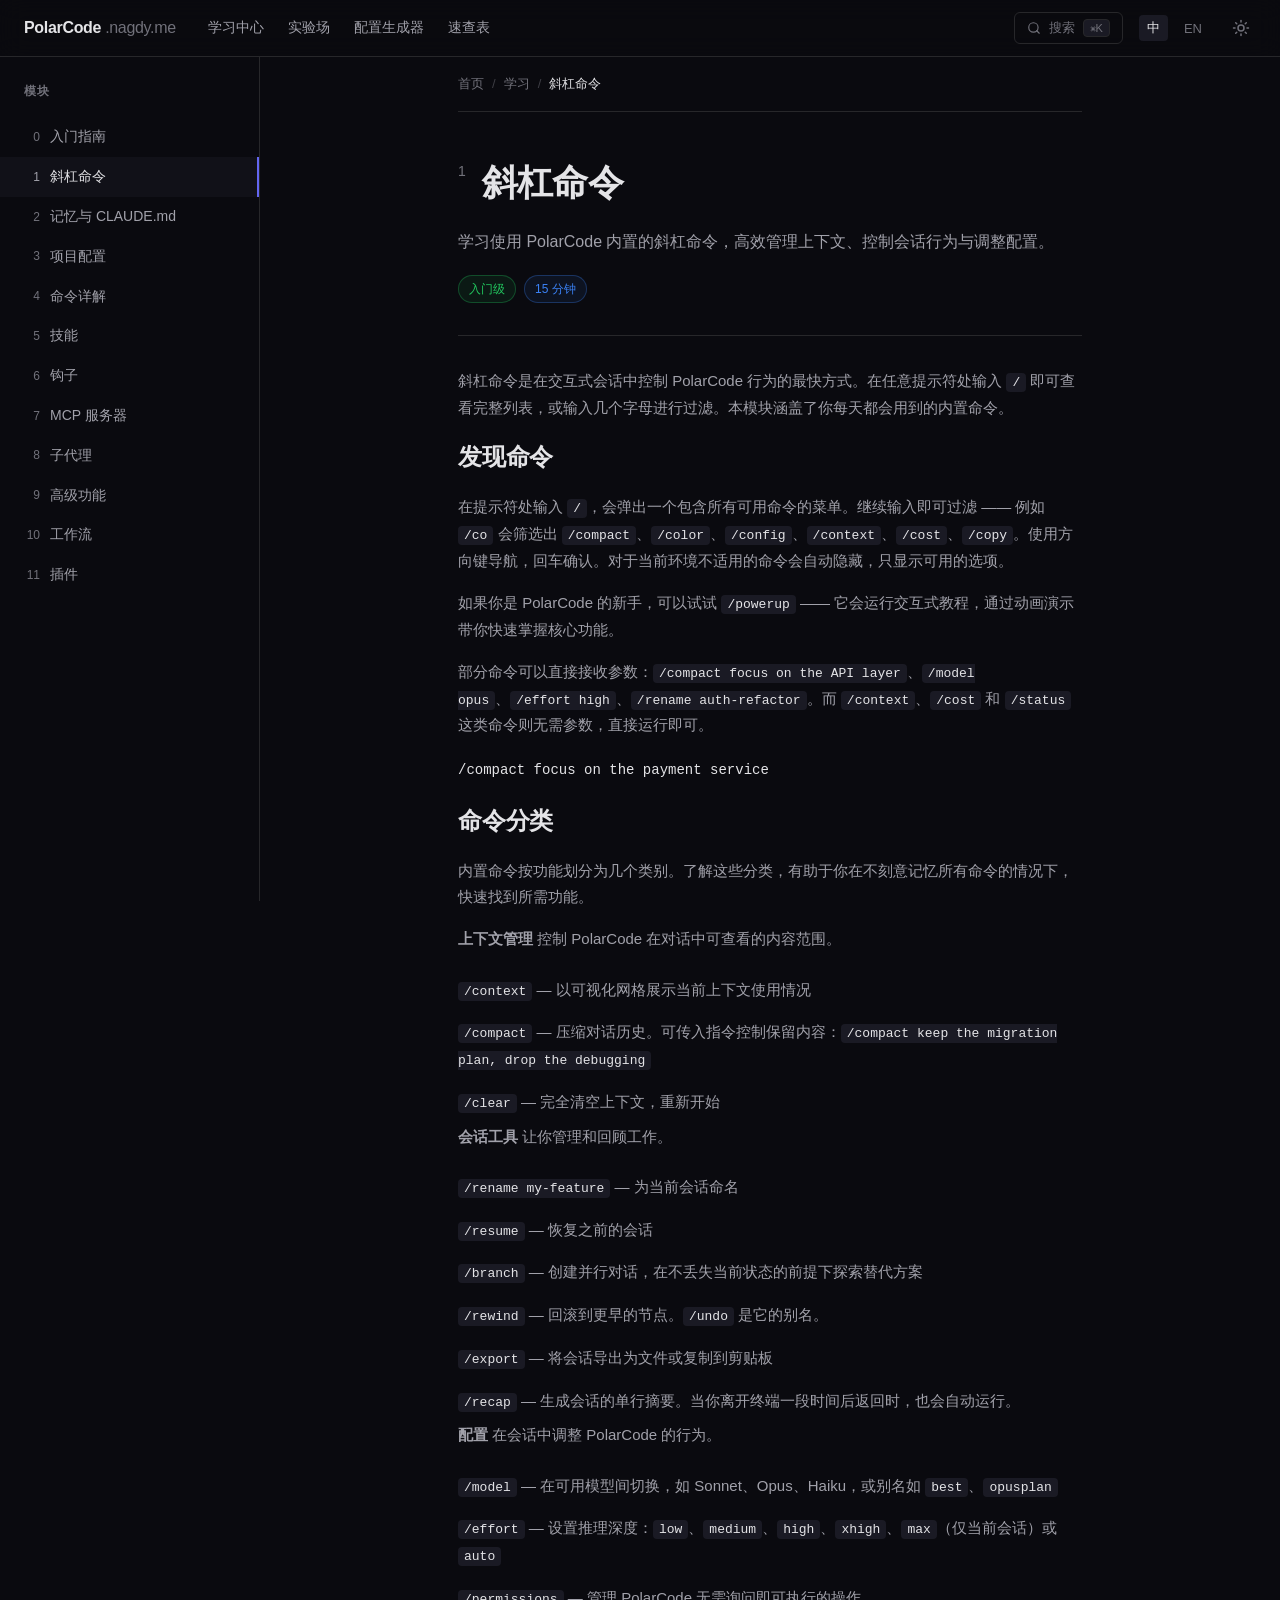
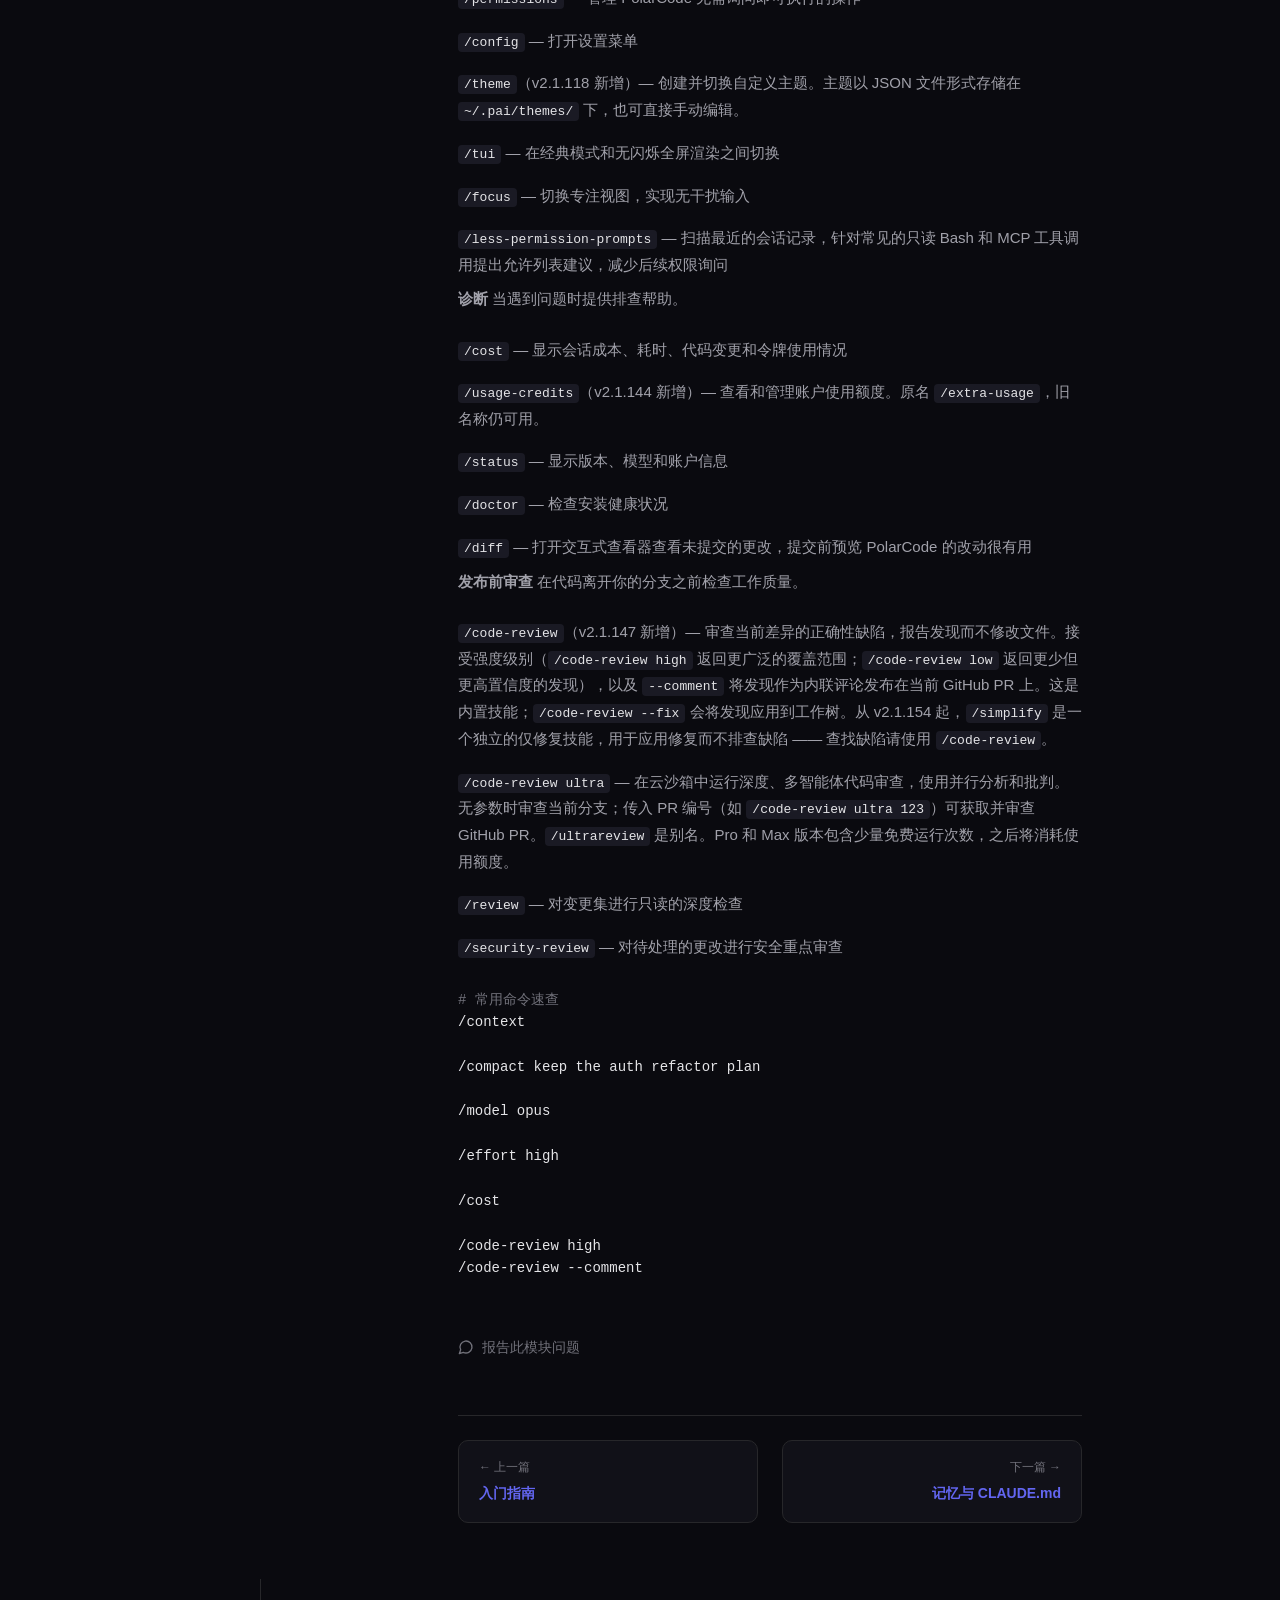
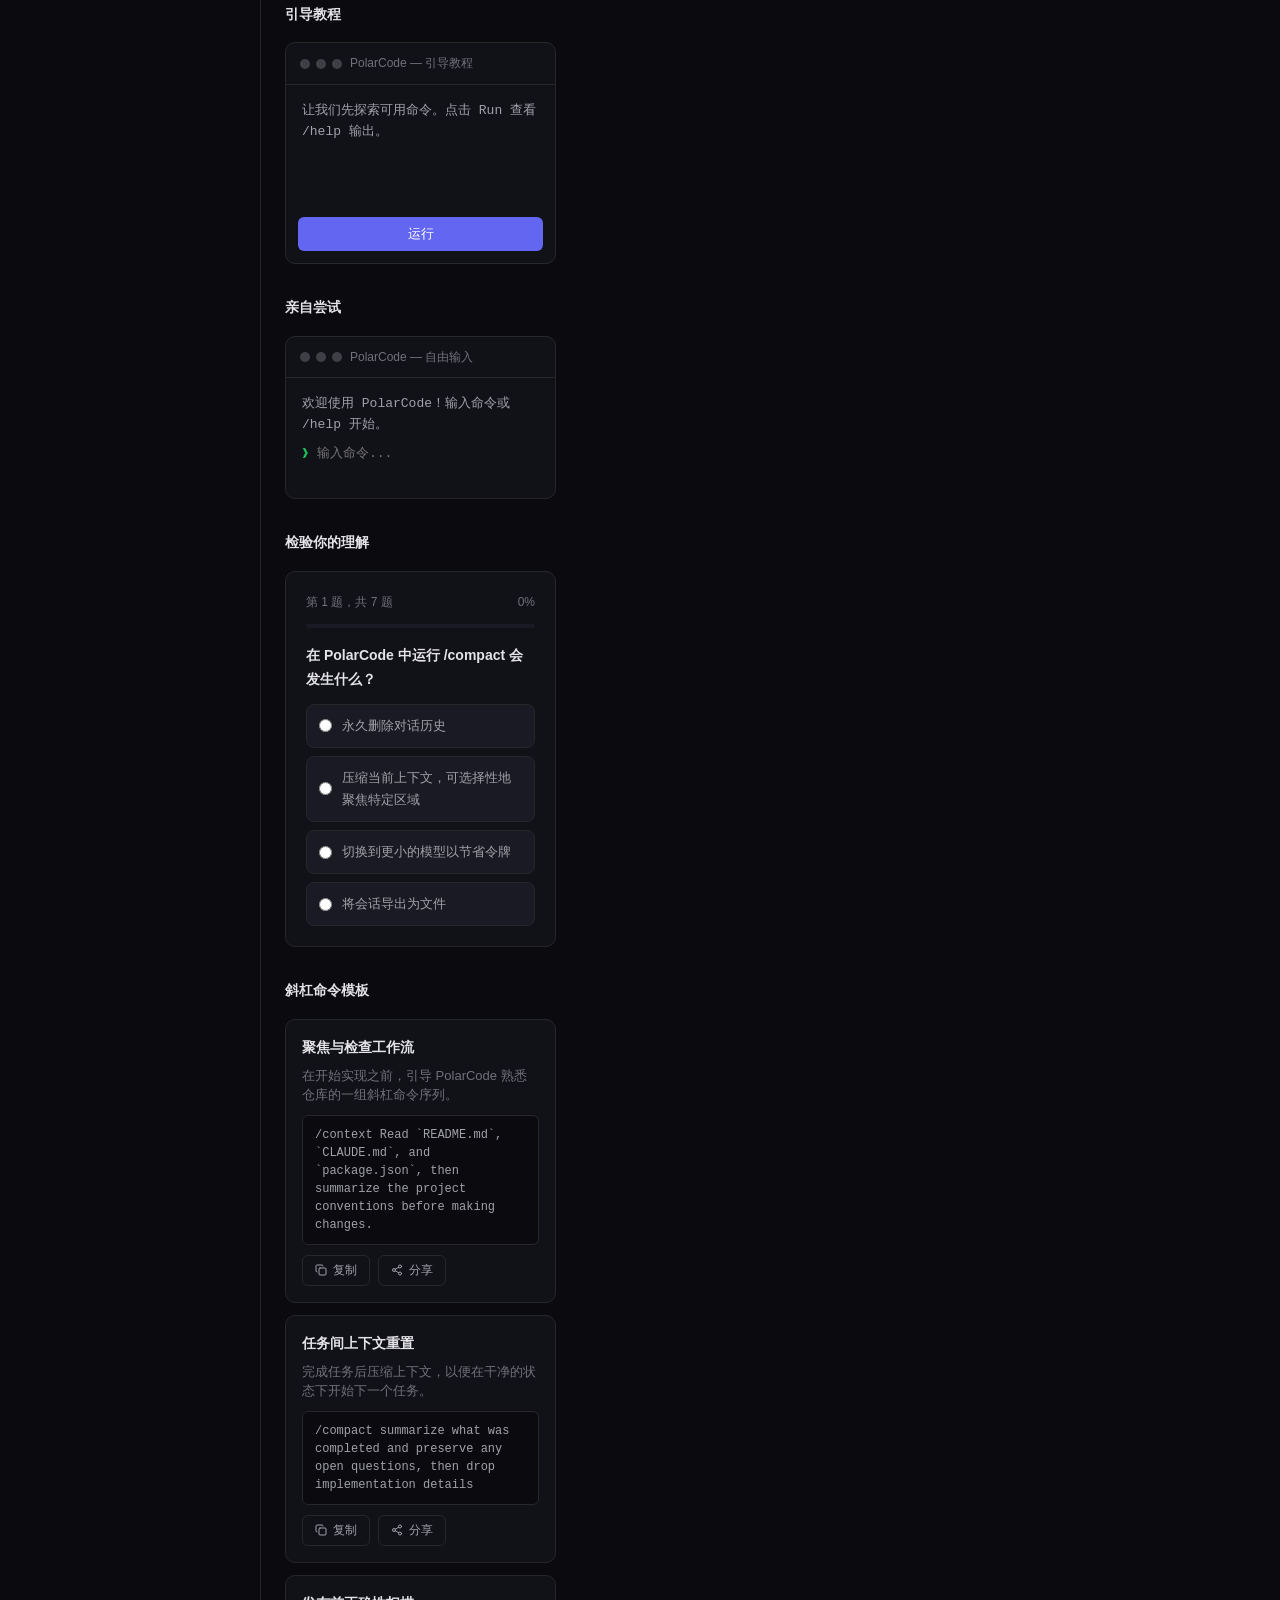
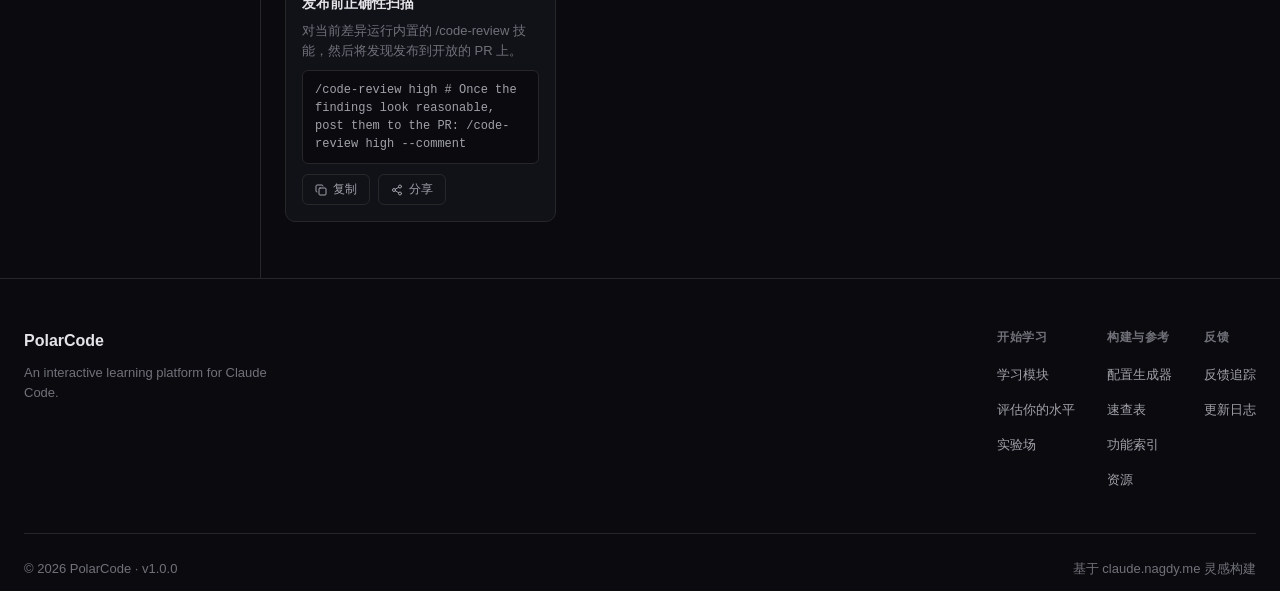
<file: polarcode-main/demo-step/index.html>
<!DOCTYPE html>
<html lang="zh-CN">
<head>
  <meta charset="UTF-8">
  <meta name="viewport" content="width=device-width, initial-scale=1.0">
  <title>斜杠命令 — PolarCode 学习中心</title>
  <style>
    :root {
      --bg-primary: #0a0a0f;
      --bg-secondary: #111118;
      --bg-tertiary: #1a1a24;
      --text-primary: #e4e4e7;
      --text-secondary: #a1a1aa;
      --text-muted: #71717a;
      --accent: #6366f1;
      --accent-hover: #818cf8;
      --border: #27272a;
      --border-hover: #3f3f46;
      --code-bg: #0d0d14;
      --success: #22c55e;
      --warning: #f59e0b;
      --info: #3b82f6;
    }

    * {
      margin: 0;
      padding: 0;
      box-sizing: border-box;
    }

    body {
      font-family: -apple-system, BlinkMacSystemFont, "Segoe UI", Roboto, "Helvetica Neue", Arial, sans-serif;
      background-color: var(--bg-primary);
      color: var(--text-primary);
      line-height: 1.7;
      -webkit-font-smoothing: antialiased;
      min-height: 100vh;
      display: flex;
      flex-direction: column;
    }

    a {
      color: var(--accent);
      text-decoration: none;
      transition: color 0.2s;
    }

    a:hover {
      color: var(--accent-hover);
    }

    /* Header */
    .site-header {
      border-bottom: 1px solid var(--border);
      background: rgba(10, 10, 15, 0.9);
      backdrop-filter: blur(12px);
      position: sticky;
      top: 0;
      z-index: 50;
    }

    .header-inner {
      max-width: 1440px;
      margin: 0 auto;
      padding: 0 24px;
      height: 56px;
      display: flex;
      align-items: center;
      justify-content: space-between;
    }

    .header-left {
      display: flex;
      align-items: center;
      gap: 32px;
    }

    .logo {
      font-weight: 700;
      font-size: 16px;
      color: var(--text-primary);
      display: flex;
      align-items: center;
      gap: 4px;
      letter-spacing: -0.02em;
    }

    .logo span {
      color: var(--text-muted);
      font-weight: 400;
    }

    .nav-links {
      display: flex;
      gap: 24px;
      align-items: center;
    }

    .nav-links a {
      color: var(--text-secondary);
      font-size: 14px;
      font-weight: 500;
    }

    .nav-links a:hover {
      color: var(--text-primary);
    }

    .header-right {
      display: flex;
      align-items: center;
      gap: 16px;
    }

    .search-btn {
      display: flex;
      align-items: center;
      gap: 8px;
      padding: 6px 12px;
      border: 1px solid var(--border);
      border-radius: 6px;
      background: transparent;
      color: var(--text-muted);
      font-size: 13px;
      cursor: pointer;
      transition: border-color 0.2s;
    }

    .search-btn:hover {
      border-color: var(--border-hover);
      color: var(--text-secondary);
    }

    .search-btn kbd {
      font-family: inherit;
      font-size: 11px;
      padding: 2px 6px;
      border-radius: 4px;
      background: var(--bg-tertiary);
      border: 1px solid var(--border);
    }

    .lang-toggle {
      display: flex;
      align-items: center;
      gap: 8px;
      font-size: 13px;
      color: var(--text-muted);
    }

    .lang-toggle button {
      background: none;
      border: none;
      color: var(--text-muted);
      cursor: pointer;
      font-size: 13px;
      padding: 4px 8px;
      border-radius: 4px;
      transition: color 0.2s;
    }

    .lang-toggle button:hover {
      color: var(--text-secondary);
    }

    .lang-toggle button.active {
      color: var(--text-primary);
      background: var(--bg-tertiary);
    }

    .theme-toggle {
      background: none;
      border: none;
      color: var(--text-muted);
      cursor: pointer;
      padding: 6px;
      border-radius: 6px;
      display: flex;
      align-items: center;
      justify-content: center;
      transition: color 0.2s, background 0.2s;
    }

    .theme-toggle:hover {
      color: var(--text-secondary);
      background: var(--bg-tertiary);
    }

    /* Layout */
    .layout {
      display: flex;
      flex: 1;
      max-width: 1440px;
      margin: 0 auto;
      width: 100%;
    }

    /* Sidebar */
    .sidebar {
      width: 260px;
      border-right: 1px solid var(--border);
      padding: 24px 0;
      position: sticky;
      top: 56px;
      height: calc(100vh - 56px);
      overflow-y: auto;
      flex-shrink: 0;
    }

    .sidebar-header {
      padding: 0 24px 16px;
      display: flex;
      align-items: center;
      justify-content: space-between;
    }

    .sidebar-title {
      font-size: 12px;
      font-weight: 600;
      text-transform: uppercase;
      letter-spacing: 0.05em;
      color: var(--text-muted);
    }

    .sidebar-toggle {
      display: none;
      background: none;
      border: none;
      color: var(--text-muted);
      cursor: pointer;
      padding: 4px;
    }

    .module-list {
      list-style: none;
    }

    .module-list li {
      margin: 0;
    }

    .module-list a {
      display: flex;
      align-items: center;
      gap: 10px;
      padding: 8px 24px;
      color: var(--text-secondary);
      font-size: 14px;
      transition: background 0.15s, color 0.15s;
    }

    .module-list a:hover {
      background: var(--bg-secondary);
      color: var(--text-primary);
    }

    .module-list a.active {
      color: var(--text-primary);
      background: var(--bg-secondary);
      border-right: 2px solid var(--accent);
    }

    .module-num {
      font-size: 12px;
      color: var(--text-muted);
      width: 16px;
      text-align: right;
      flex-shrink: 0;
    }

    .module-list a.active .module-num {
      color: var(--text-secondary);
    }

    /* Main */
    .main {
      flex: 1;
      min-width: 0;
      display: flex;
      flex-direction: column;
    }

    .main-content {
      flex: 1;
      display: flex;
      flex-direction: column;
    }

    .content-wrapper {
      flex: 1;
      padding: 0 48px;
      max-width: 720px;
      margin: 0 auto;
      width: 100%;
    }

    /* Breadcrumb */
    .breadcrumb {
      padding: 16px 0;
      font-size: 13px;
      color: var(--text-muted);
      border-bottom: 1px solid var(--border);
      display: flex;
      align-items: center;
      gap: 8px;
    }

    .breadcrumb a {
      color: var(--text-muted);
    }

    .breadcrumb a:hover {
      color: var(--accent);
    }

    .breadcrumb .sep {
      color: var(--text-muted);
      opacity: 0.5;
    }

    .breadcrumb .current {
      color: var(--text-primary);
    }

    /* Hero */
    .hero {
      padding: 40px 0 32px;
      border-bottom: 1px solid var(--border);
    }

    .hero-header {
      display: flex;
      align-items: flex-start;
      gap: 16px;
      margin-bottom: 16px;
    }

    .hero-num {
      font-size: 14px;
      color: var(--text-muted);
      font-weight: 500;
      margin-top: 8px;
    }

    .hero h1 {
      font-size: 36px;
      font-weight: 700;
      letter-spacing: -0.02em;
      color: var(--text-primary);
    }

    .hero-description {
      font-size: 16px;
      color: var(--text-secondary);
      line-height: 1.6;
      margin-bottom: 20px;
    }

    .meta-tags {
      display: flex;
      gap: 8px;
      flex-wrap: wrap;
    }

    .tag {
      display: inline-flex;
      align-items: center;
      padding: 3px 10px;
      border-radius: 9999px;
      font-size: 12px;
      font-weight: 500;
      border: 1px solid var(--border);
      background: var(--bg-secondary);
      color: var(--text-secondary);
    }

    .tag.beginner {
      border-color: rgba(34, 197, 94, 0.3);
      color: var(--success);
      background: rgba(34, 197, 94, 0.08);
    }

    .tag.time {
      border-color: rgba(59, 130, 246, 0.3);
      color: var(--info);
      background: rgba(59, 130, 246, 0.08);
    }

    /* Content */
    .content {
      padding: 32px 0;
      flex: 1;
    }

    .section {
      margin-bottom: 40px;
    }

    .section h2 {
      font-size: 24px;
      font-weight: 600;
      margin-bottom: 16px;
      letter-spacing: -0.01em;
      color: var(--text-primary);
    }

    .section p {
      color: var(--text-secondary);
      margin-bottom: 16px;
      font-size: 15px;
      line-height: 1.75;
    }

    .section ul {
      list-style: none;
      padding: 0;
    }

    .section ul li {
      padding: 8px 0;
      color: var(--text-secondary);
      font-size: 15px;
      line-height: 1.75;
    }

    .section ul li strong {
      color: var(--text-primary);
      font-weight: 600;
    }

    .section code {
      font-family: "SF Mono", "Fira Code", "Fira Mono", Menlo, Consolas, monospace;
      font-size: 13px;
      background: var(--bg-tertiary);
      padding: 2px 6px;
      border-radius: 4px;
      color: var(--text-primary);
    }

    /* Code block (standalone) */
    .code-block {
      margin: 20px 0;
    }

    .code-block pre {
      font-family: "SF Mono", "Fira Code", "Fira Mono", Menlo, Consolas, monospace;
      font-size: 14px;
      line-height: 1.6;
      color: #e4e4e7;
      white-space: pre-wrap;
      word-break: break-word;
    }

    /* Inline command list */
    .command-list {
      margin: 16px 0;
    }

    .command-item {
      padding: 8px 0;
      display: flex;
      gap: 8px;
      align-items: baseline;
      flex-wrap: wrap;
    }

    .command-item code {
      font-family: "SF Mono", "Fira Code", monospace;
      font-size: 14px;
      color: var(--accent-hover);
      background: none;
      padding: 0;
    }

    .command-item .desc {
      color: var(--text-secondary);
      font-size: 15px;
    }

    /* Module nav */
    .module-nav {
      border-top: 1px solid var(--border);
      padding: 24px 0;
      display: flex;
      justify-content: space-between;
      gap: 24px;
      margin-top: 40px;
    }

    .nav-card {
      flex: 1;
      padding: 16px 20px;
      background: var(--bg-secondary);
      border: 1px solid var(--border);
      border-radius: 10px;
      transition: border-color 0.2s, transform 0.2s;
      text-decoration: none;
      display: block;
    }

    .nav-card:hover {
      border-color: var(--border-hover);
      transform: translateY(-2px);
    }

    .nav-label {
      font-size: 12px;
      color: var(--text-muted);
      margin-bottom: 4px;
    }

    .nav-title {
      font-size: 14px;
      font-weight: 600;
      color: var(--accent);
    }

    .nav-card.next {
      text-align: right;
    }

    .feedback-link {
      display: inline-flex;
      align-items: center;
      gap: 8px;
      padding: 16px 0;
      font-size: 14px;
      color: var(--text-muted);
    }

    .feedback-link:hover {
      color: var(--text-secondary);
    }

    /* Right sidebar */
    .right-sidebar {
      width: 320px;
      border-left: 1px solid var(--border);
      padding: 24px;
      overflow-y: auto;
      flex-shrink: 0;
    }

    .widget {
      margin-bottom: 32px;
    }

    .widget h3 {
      font-size: 14px;
      font-weight: 600;
      margin-bottom: 16px;
      color: var(--text-primary);
    }

    .terminal {
      background: var(--bg-secondary);
      border: 1px solid var(--border);
      border-radius: 10px;
      overflow: hidden;
    }

    .terminal-header {
      padding: 10px 14px;
      border-bottom: 1px solid var(--border);
      font-size: 12px;
      color: var(--text-muted);
      display: flex;
      align-items: center;
      gap: 8px;
    }

    .terminal-dots {
      display: flex;
      gap: 6px;
    }

    .terminal-dot {
      width: 10px;
      height: 10px;
      border-radius: 50%;
      background: var(--border-hover);
    }

    .terminal-body {
      padding: 16px;
      font-family: "SF Mono", "Fira Code", monospace;
      font-size: 13px;
      line-height: 1.6;
      color: var(--text-secondary);
      min-height: 120px;
    }

    .terminal-input-line {
      display: flex;
      align-items: center;
      gap: 8px;
      margin-top: 8px;
    }

    .terminal-prompt {
      color: var(--success);
    }

    .terminal-input {
      flex: 1;
      background: transparent;
      border: none;
      color: var(--text-primary);
      font-family: inherit;
      font-size: inherit;
      outline: none;
    }

    .run-btn {
      margin-top: 12px;
      width: 100%;
      padding: 8px 16px;
      background: var(--accent);
      color: white;
      border: none;
      border-radius: 6px;
      font-size: 13px;
      font-weight: 500;
      cursor: pointer;
      transition: background 0.2s;
    }

    .run-btn:hover {
      background: var(--accent-hover);
    }

    .quiz-widget {
      background: var(--bg-secondary);
      border: 1px solid var(--border);
      border-radius: 10px;
      padding: 20px;
    }

    .quiz-header {
      display: flex;
      justify-content: space-between;
      align-items: center;
      margin-bottom: 12px;
    }

    .quiz-progress-text {
      font-size: 12px;
      color: var(--text-muted);
    }

    .quiz-progress-bar {
      width: 100%;
      height: 4px;
      background: var(--bg-tertiary);
      border-radius: 2px;
      margin-bottom: 16px;
      overflow: hidden;
    }

    .quiz-progress-fill {
      height: 100%;
      background: var(--accent);
      border-radius: 2px;
      transition: width 0.3s;
    }

    .quiz-question {
      font-size: 14px;
      font-weight: 600;
      margin-bottom: 12px;
      color: var(--text-primary);
    }

    .quiz-options {
      display: flex;
      flex-direction: column;
      gap: 8px;
    }

    .quiz-option {
      display: flex;
      align-items: center;
      gap: 10px;
      padding: 10px 12px;
      background: var(--bg-tertiary);
      border: 1px solid var(--border);
      border-radius: 8px;
      cursor: pointer;
      font-size: 13px;
      color: var(--text-secondary);
      transition: border-color 0.2s, color 0.2s;
    }

    .quiz-option:hover {
      border-color: var(--border-hover);
      color: var(--text-primary);
    }

    .quiz-option input[type="radio"] {
      accent-color: var(--accent);
    }

    .template-card {
      background: var(--bg-secondary);
      border: 1px solid var(--border);
      border-radius: 10px;
      padding: 16px;
      margin-bottom: 12px;
    }

    .template-title {
      font-size: 14px;
      font-weight: 600;
      margin-bottom: 6px;
      color: var(--text-primary);
    }

    .template-desc {
      font-size: 13px;
      color: var(--text-muted);
      margin-bottom: 10px;
      line-height: 1.5;
    }

    .template-code {
      background: var(--bg-primary);
      border: 1px solid var(--border);
      border-radius: 6px;
      padding: 10px 12px;
      font-family: "SF Mono", "Fira Code", monospace;
      font-size: 12px;
      line-height: 1.5;
      color: var(--text-secondary);
      margin-bottom: 10px;
      position: relative;
    }

    .template-actions {
      display: flex;
      gap: 8px;
    }

    .template-btn {
      display: flex;
      align-items: center;
      gap: 6px;
      padding: 6px 12px;
      background: transparent;
      border: 1px solid var(--border);
      border-radius: 6px;
      color: var(--text-secondary);
      font-size: 12px;
      cursor: pointer;
      transition: border-color 0.2s, color 0.2s;
    }

    .template-btn:hover {
      border-color: var(--border-hover);
      color: var(--text-primary);
    }

    /* Footer */
    .site-footer {
      border-top: 1px solid var(--border);
      padding: 48px 24px 32px;
      margin-top: auto;
    }

    .footer-inner {
      max-width: 1440px;
      margin: 0 auto;
      display: flex;
      justify-content: space-between;
      gap: 48px;
    }

    .footer-brand {
      max-width: 280px;
    }

    .footer-logo {
      font-size: 16px;
      font-weight: 700;
      margin-bottom: 8px;
      color: var(--text-primary);
    }

    .footer-desc {
      font-size: 13px;
      color: var(--text-muted);
      line-height: 1.6;
      margin-bottom: 16px;
    }

    .footer-links {
      display: flex;
      gap: 32px;
    }

    .footer-col h4 {
      font-size: 12px;
      font-weight: 600;
      text-transform: uppercase;
      letter-spacing: 0.05em;
      color: var(--text-muted);
      margin-bottom: 12px;
    }

    .footer-col ul {
      list-style: none;
    }

    .footer-col li {
      margin-bottom: 8px;
    }

    .footer-col a {
      font-size: 13px;
      color: var(--text-secondary);
    }

    .footer-col a:hover {
      color: var(--text-primary);
    }

    .footer-bottom {
      max-width: 1440px;
      margin: 32px auto 0;
      padding-top: 24px;
      border-top: 1px solid var(--border);
      display: flex;
      justify-content: space-between;
      align-items: center;
      font-size: 13px;
      color: var(--text-muted);
    }

    /* Responsive */
    @media (max-width: 1100px) {
      .right-sidebar {
        display: none;
      }
    }

    @media (max-width: 860px) {
      .sidebar {
        display: none;
      }

      .content-wrapper {
        padding: 0 24px;
      }

      .header-left .nav-links {
        display: none;
      }
    }
  </style>
</head>
<body>

  <!-- Header -->
  <header class="site-header">
    <div class="header-inner">
      <div class="header-left">
        <a href="#" class="logo">PolarCode <span>.nagdy.me</span></a>
        <nav class="nav-links">
          <a href="#">学习中心</a>
          <a href="#">实验场</a>
          <a href="#">配置生成器</a>
          <a href="#">速查表</a>
        </nav>
      </div>
      <div class="header-right">
        <button class="search-btn" onclick="alert('搜索功能即将上线')">
          <svg width="14" height="14" viewBox="0 0 24 24" fill="none" stroke="currentColor" stroke-width="2" stroke-linecap="round" stroke-linejoin="round"><circle cx="11" cy="11" r="8"></circle><path d="m21 21-4.3-4.3"></path></svg>
          搜索
          <kbd>⌘K</kbd>
        </button>
        <div class="lang-toggle">
          <button class="active">中</button>
          <button>EN</button>
        </div>
        <button class="theme-toggle" onclick="toggleTheme()" title="切换深色模式">
          <svg width="18" height="18" viewBox="0 0 24 24" fill="none" stroke="currentColor" stroke-width="2" stroke-linecap="round" stroke-linejoin="round"><circle cx="12" cy="12" r="4"></circle><path d="M12 2v2"></path><path d="M12 20v2"></path><path d="m4.93 4.93 1.41 1.41"></path><path d="m17.66 17.66 1.41 1.41"></path><path d="M2 12h2"></path><path d="M20 12h2"></path><path d="m4.93 19.07 1.41-1.41"></path><path d="m17.66 6.34 1.41-1.41"></path></svg>
        </button>
      </div>
    </div>
  </header>

  <div class="layout">
    <!-- Left Sidebar -->
    <aside class="sidebar">
      <div class="sidebar-header">
        <span class="sidebar-title">模块</span>
        <button class="sidebar-toggle">
          <svg width="18" height="18" viewBox="0 0 24 24" fill="none" stroke="currentColor" stroke-width="2" stroke-linecap="round" stroke-linejoin="round"><path d="M19 12H5"></path><path d="M12 19l-7-7 7-7"></path></svg>
        </button>
      </div>
      <ul class="module-list">
        <li><a href="#"><span class="module-num">0</span> 入门指南</a></li>
        <li><a href="#" class="active"><span class="module-num">1</span> 斜杠命令</a></li>
        <li><a href="#"><span class="module-num">2</span> 记忆与 CLAUDE.md</a></li>
        <li><a href="#"><span class="module-num">3</span> 项目配置</a></li>
        <li><a href="#"><span class="module-num">4</span> 命令详解</a></li>
        <li><a href="#"><span class="module-num">5</span> 技能</a></li>
        <li><a href="#"><span class="module-num">6</span> 钩子</a></li>
        <li><a href="#"><span class="module-num">7</span> MCP 服务器</a></li>
        <li><a href="#"><span class="module-num">8</span> 子代理</a></li>
        <li><a href="#"><span class="module-num">9</span> 高级功能</a></li>
        <li><a href="#"><span class="module-num">10</span> 工作流</a></li>
        <li><a href="#"><span class="module-num">11</span> 插件</a></li>
      </ul>
    </aside>

    <!-- Main Content -->
    <main class="main">
      <div class="main-content">
        <div class="content-wrapper">
          <!-- Breadcrumb -->
          <nav class="breadcrumb">
            <a href="#">首页</a>
            <span class="sep">/</span>
            <a href="#">学习</a>
            <span class="sep">/</span>
            <span class="current">斜杠命令</span>
          </nav>

          <!-- Hero -->
          <section class="hero">
            <div class="hero-header">
              <span class="hero-num">1</span>
              <h1>斜杠命令</h1>
            </div>
            <p class="hero-description">
              学习使用 PolarCode 内置的斜杠命令，高效管理上下文、控制会话行为与调整配置。
            </p>
            <div class="meta-tags">
              <span class="tag beginner">入门级</span>
              <span class="tag time">15 分钟</span>
            </div>
          </section>

          <!-- Content -->
          <div class="content">
            <div class="section">
              <p>
                斜杠命令是在交互式会话中控制 PolarCode 行为的最快方式。在任意提示符处输入 <code>/</code> 即可查看完整列表，或输入几个字母进行过滤。本模块涵盖了你每天都会用到的内置命令。
              </p>

              <h2>发现命令</h2>
              <p>
                在提示符处输入 <code>/</code>，会弹出一个包含所有可用命令的菜单。继续输入即可过滤 —— 例如 <code>/co</code> 会筛选出 <code>/compact</code>、<code>/color</code>、<code>/config</code>、<code>/context</code>、<code>/cost</code>、<code>/copy</code>。使用方向键导航，回车确认。对于当前环境不适用的命令会自动隐藏，只显示可用的选项。
              </p>
              <p>
                如果你是 PolarCode 的新手，可以试试 <code>/powerup</code> —— 它会运行交互式教程，通过动画演示带你快速掌握核心功能。
              </p>
              <p>
                部分命令可以直接接收参数：<code>/compact focus on the API layer</code>、<code>/model opus</code>、<code>/effort high</code>、<code>/rename auth-refactor</code>。而 <code>/context</code>、<code>/cost</code> 和 <code>/status</code> 这类命令则无需参数，直接运行即可。
              </p>

              <div class="code-block">
                <pre>/compact focus on the payment service</pre>
              </div>

              <h2>命令分类</h2>
              <p>
                内置命令按功能划分为几个类别。了解这些分类，有助于你在不刻意记忆所有命令的情况下，快速找到所需功能。
              </p>

              <p><strong>上下文管理</strong> 控制 PolarCode 在对话中可查看的内容范围。</p>
              <ul>
                <li><code>/context</code> — 以可视化网格展示当前上下文使用情况</li>
                <li><code>/compact</code> — 压缩对话历史。可传入指令控制保留内容：<code>/compact keep the migration plan, drop the debugging</code></li>
                <li><code>/clear</code> — 完全清空上下文，重新开始</li>
              </ul>

              <p><strong>会话工具</strong> 让你管理和回顾工作。</p>
              <ul>
                <li><code>/rename my-feature</code> — 为当前会话命名</li>
                <li><code>/resume</code> — 恢复之前的会话</li>
                <li><code>/branch</code> — 创建并行对话，在不丢失当前状态的前提下探索替代方案</li>
                <li><code>/rewind</code> — 回滚到更早的节点。<code>/undo</code> 是它的别名。</li>
                <li><code>/export</code> — 将会话导出为文件或复制到剪贴板</li>
                <li><code>/recap</code> — 生成会话的单行摘要。当你离开终端一段时间后返回时，也会自动运行。</li>
              </ul>

              <p><strong>配置</strong> 在会话中调整 PolarCode 的行为。</p>
              <ul>
                <li><code>/model</code> — 在可用模型间切换，如 Sonnet、Opus、Haiku，或别名如 <code>best</code>、<code>opusplan</code></li>
                <li><code>/effort</code> — 设置推理深度：<code>low</code>、<code>medium</code>、<code>high</code>、<code>xhigh</code>、<code>max</code>（仅当前会话）或 <code>auto</code></li>
                <li><code>/permissions</code> — 管理 PolarCode 无需询问即可执行的操作</li>
                <li><code>/config</code> — 打开设置菜单</li>
                <li><code>/theme</code>（v2.1.118 新增）— 创建并切换自定义主题。主题以 JSON 文件形式存储在 <code>~/.pai/themes/</code> 下，也可直接手动编辑。</li>
                <li><code>/tui</code> — 在经典模式和无闪烁全屏渲染之间切换</li>
                <li><code>/focus</code> — 切换专注视图，实现无干扰输入</li>
                <li><code>/less-permission-prompts</code> — 扫描最近的会话记录，针对常见的只读 Bash 和 MCP 工具调用提出允许列表建议，减少后续权限询问</li>
              </ul>

              <p><strong>诊断</strong> 当遇到问题时提供排查帮助。</p>
              <ul>
                <li><code>/cost</code> — 显示会话成本、耗时、代码变更和令牌使用情况</li>
                <li><code>/usage-credits</code>（v2.1.144 新增）— 查看和管理账户使用额度。原名 <code>/extra-usage</code>，旧名称仍可用。</li>
                <li><code>/status</code> — 显示版本、模型和账户信息</li>
                <li><code>/doctor</code> — 检查安装健康状况</li>
                <li><code>/diff</code> — 打开交互式查看器查看未提交的更改，提交前预览 PolarCode 的改动很有用</li>
              </ul>

              <p><strong>发布前审查</strong> 在代码离开你的分支之前检查工作质量。</p>
              <ul>
                <li>
                  <code>/code-review</code>（v2.1.147 新增）— 审查当前差异的正确性缺陷，报告发现而不修改文件。接受强度级别（<code>/code-review high</code> 返回更广泛的覆盖范围；<code>/code-review low</code> 返回更少但更高置信度的发现），以及 <code>--comment</code> 将发现作为内联评论发布在当前 GitHub PR 上。这是内置技能；<code>/code-review --fix</code> 会将发现应用到工作树。从 v2.1.154 起，<code>/simplify</code> 是一个独立的仅修复技能，用于应用修复而不排查缺陷 —— 查找缺陷请使用 <code>/code-review</code>。
                </li>
                <li>
                  <code>/code-review ultra</code> — 在云沙箱中运行深度、多智能体代码审查，使用并行分析和批判。无参数时审查当前分支；传入 PR 编号（如 <code>/code-review ultra 123</code>）可获取并审查 GitHub PR。<code>/ultrareview</code> 是别名。Pro 和 Max 版本包含少量免费运行次数，之后将消耗使用额度。
                </li>
                <li><code>/review</code> — 对变更集进行只读的深度检查</li>
                <li><code>/security-review</code> — 对待处理的更改进行安全重点审查</li>
              </ul>

              <div class="code-block">
                <pre><span style="color: var(--text-muted);"># 常用命令速查</span>
/context

/compact keep the auth refactor plan

/model opus

/effort high

/cost

/code-review high
/code-review --comment</pre>
              </div>
            </div>

            <!-- Feedback & Module Nav -->
            <a href="#" class="feedback-link">
              <svg width="16" height="16" viewBox="0 0 24 24" fill="none" stroke="currentColor" stroke-width="2" stroke-linecap="round" stroke-linejoin="round"><path d="M7.9 20A9 9 0 1 0 4 16.1L2 22Z"></path></svg>
              报告此模块问题
            </a>

            <nav class="module-nav">
              <a href="#" class="nav-card">
                <div class="nav-label">← 上一篇</div>
                <div class="nav-title">入门指南</div>
              </a>
              <a href="#" class="nav-card next">
                <div class="nav-label">下一篇 →</div>
                <div class="nav-title">记忆与 CLAUDE.md</div>
              </a>
            </nav>
          </div>
        </div>
      </div>

      <!-- Right Sidebar -->
      <aside class="right-sidebar">
        <!-- Guided Tutorial -->
        <div class="widget">
          <h3>引导教程</h3>
          <div class="terminal">
            <div class="terminal-header">
              <div class="terminal-dots">
                <div class="terminal-dot"></div>
                <div class="terminal-dot"></div>
                <div class="terminal-dot"></div>
              </div>
              <span>PolarCode — 引导教程</span>
            </div>
            <div class="terminal-body" id="guidedOutput">
              <div>让我们先探索可用命令。点击 Run 查看 /help 输出。</div>
            </div>
            <button class="run-btn" id="guidedRunBtn" style="margin: 12px; width: calc(100% - 24px);">运行</button>
          </div>
        </div>

        <!-- Try It Yourself -->
        <div class="widget">
          <h3>亲自尝试</h3>
          <div class="terminal">
            <div class="terminal-header">
              <div class="terminal-dots">
                <div class="terminal-dot"></div>
                <div class="terminal-dot"></div>
                <div class="terminal-dot"></div>
              </div>
              <span>PolarCode — 自由输入</span>
            </div>
            <div class="terminal-body">
              <div>欢迎使用 PolarCode！输入命令或 /help 开始。</div>
              <div class="terminal-input-line">
                <span class="terminal-prompt">❯</span>
                <input type="text" class="terminal-input" id="freeInput" placeholder="输入命令..." autocomplete="off">
              </div>
            </div>
          </div>
        </div>

        <!-- Check Your Understanding -->
        <div class="widget">
          <h3>检验你的理解</h3>
          <div class="quiz-widget">
            <div class="quiz-header">
              <span class="quiz-progress-text">第 1 题，共 7 题</span>
              <span class="quiz-progress-text" id="quizPercent">0%</span>
            </div>
            <div class="quiz-progress-bar">
              <div class="quiz-progress-fill" id="quizFill" style="width: 0%"></div>
            </div>
            <div class="quiz-question" id="quizQuestion">在 PolarCode 中运行 /compact 会发生什么？</div>
            <div class="quiz-options" id="quizOptions">
              <label class="quiz-option">
                <input type="radio" name="quiz" value="0">
                <span>永久删除对话历史</span>
              </label>
              <label class="quiz-option">
                <input type="radio" name="quiz" value="1">
                <span>压缩当前上下文，可选择性地聚焦特定区域</span>
              </label>
              <label class="quiz-option">
                <input type="radio" name="quiz" value="2">
                <span>切换到更小的模型以节省令牌</span>
              </label>
              <label class="quiz-option">
                <input type="radio" name="quiz" value="3">
                <span>将会话导出为文件</span>
              </label>
            </div>
          </div>
        </div>

        <!-- Templates -->
        <div class="widget">
          <h3>斜杠命令模板</h3>

          <div class="template-card">
            <div class="template-title">聚焦与检查工作流</div>
            <div class="template-desc">在开始实现之前，引导 PolarCode 熟悉仓库的一组斜杠命令序列。</div>
            <div class="template-code">/context
Read `README.md`, `CLAUDE.md`, and `package.json`, then summarize the project conventions before making changes.</div>
            <div class="template-actions">
              <button class="template-btn" onclick="copyTemplate(this)">
                <svg width="12" height="12" viewBox="0 0 24 24" fill="none" stroke="currentColor" stroke-width="2" stroke-linecap="round" stroke-linejoin="round"><rect width="14" height="14" x="8" y="8" rx="2" ry="2"></rect><path d="M4 16c-1.1 0-2-.9-2-2V4c0-1.1.9-2 2-2h10c1.1 0 2 .9 2 2"></path></svg>
                复制
              </button>
              <button class="template-btn">
                <svg width="12" height="12" viewBox="0 0 24 24" fill="none" stroke="currentColor" stroke-width="2" stroke-linecap="round" stroke-linejoin="round"><circle cx="18" cy="5" r="3"></circle><circle cx="6" cy="12" r="3"></circle><circle cx="18" cy="19" r="3"></circle><line x1="8.59" x2="15.42" y1="13.51" y2="17.49"></line><line x1="15.41" x2="8.59" y1="6.51" y2="10.49"></line></svg>
                分享
              </button>
            </div>
          </div>

          <div class="template-card">
            <div class="template-title">任务间上下文重置</div>
            <div class="template-desc">完成任务后压缩上下文，以便在干净的状态下开始下一个任务。</div>
            <div class="template-code">/compact summarize what was completed and preserve any open questions, then drop implementation details</div>
            <div class="template-actions">
              <button class="template-btn" onclick="copyTemplate(this)">
                <svg width="12" height="12" viewBox="0 0 24 24" fill="none" stroke="currentColor" stroke-width="2" stroke-linecap="round" stroke-linejoin="round"><rect width="14" height="14" x="8" y="8" rx="2" ry="2"></rect><path d="M4 16c-1.1 0-2-.9-2-2V4c0-1.1.9-2 2-2h10c1.1 0 2 .9 2 2"></path></svg>
                复制
              </button>
              <button class="template-btn">
                <svg width="12" height="12" viewBox="0 0 24 24" fill="none" stroke="currentColor" stroke-width="2" stroke-linecap="round" stroke-linejoin="round"><circle cx="18" cy="5" r="3"></circle><circle cx="6" cy="12" r="3"></circle><circle cx="18" cy="19" r="3"></circle><line x1="8.59" x2="15.42" y1="13.51" y2="17.49"></line><line x1="15.41" x2="8.59" y1="6.51" y2="10.49"></line></svg>
                分享
              </button>
            </div>
          </div>

          <div class="template-card">
            <div class="template-title">发布前正确性扫描</div>
            <div class="template-desc">对当前差异运行内置的 /code-review 技能，然后将发现发布到开放的 PR 上。</div>
            <div class="template-code">/code-review high
# Once the findings look reasonable, post them to the PR:
/code-review high --comment</div>
            <div class="template-actions">
              <button class="template-btn" onclick="copyTemplate(this)">
                <svg width="12" height="12" viewBox="0 0 24 24" fill="none" stroke="currentColor" stroke-width="2" stroke-linecap="round" stroke-linejoin="round"><rect width="14" height="14" x="8" y="8" rx="2" ry="2"></rect><path d="M4 16c-1.1 0-2-.9-2-2V4c0-1.1.9-2 2-2h10c1.1 0 2 .9 2 2"></path></svg>
                复制
              </button>
              <button class="template-btn">
                <svg width="12" height="12" viewBox="0 0 24 24" fill="none" stroke="currentColor" stroke-width="2" stroke-linecap="round" stroke-linejoin="round"><circle cx="18" cy="5" r="3"></circle><circle cx="6" cy="12" r="3"></circle><circle cx="18" cy="19" r="3"></circle><line x1="8.59" x2="15.42" y1="13.51" y2="17.49"></line><line x1="15.41" x2="8.59" y1="6.51" y2="10.49"></line></svg>
                分享
              </button>
            </div>
          </div>
        </div>
      </aside>
    </main>
  </div>

  <!-- Footer -->
  <footer class="site-footer">
    <div class="footer-inner">
      <div class="footer-brand">
        <div class="footer-logo">PolarCode</div>
        <p class="footer-desc">An interactive learning platform for Claude Code.</p>
      </div>
      <div class="footer-links">
        <div class="footer-col">
          <h4>开始学习</h4>
          <ul>
            <li><a href="#">学习模块</a></li>
            <li><a href="#">评估你的水平</a></li>
            <li><a href="#">实验场</a></li>
          </ul>
        </div>
        <div class="footer-col">
          <h4>构建与参考</h4>
          <ul>
            <li><a href="#">配置生成器</a></li>
            <li><a href="#">速查表</a></li>
            <li><a href="#">功能索引</a></li>
            <li><a href="#">资源</a></li>
          </ul>
        </div>
        <div class="footer-col">
          <h4>反馈</h4>
          <ul>
            <li><a href="#">反馈追踪</a></li>
            <li><a href="#">更新日志</a></li>
          </ul>
        </div>
      </div>
    </div>
    <div class="footer-bottom">
      <span>© 2026 PolarCode · v1.0.0</span>
      <span>基于 claude.nagdy.me 灵感构建</span>
    </div>
  </footer>

  <script>
    // Guided tutorial simulation
    const guidedOutput = document.getElementById('guidedOutput');
    const guidedRunBtn = document.getElementById('guidedRunBtn');

    const guidedSteps = [
      { text: '> /help', delay: 300 },
      { text: '', delay: 100 },
      { text: 'Available commands:', delay: 200 },
      { text: '  /compact        Compress the current conversation', delay: 100 },
      { text: '  /config         Open the settings menu', delay: 80 },
      { text: '  /context        Show context usage', delay: 80 },
      { text: '  /cost           Show session cost', delay: 80 },
      { text: '  /help           Show this help message', delay: 80 },
      { text: '  ...', delay: 80 },
    ];

    let guidedRunning = false;
    guidedRunBtn.addEventListener('click', async () => {
      if (guidedRunning) return;
      guidedRunning = true;
      guidedRunBtn.disabled = true;
      guidedRunBtn.textContent = '运行中...';
      guidedOutput.innerHTML = '';

      for (const step of guidedSteps) {
        await new Promise(r => setTimeout(r, step.delay));
        const div = document.createElement('div');
        div.textContent = step.text;
        guidedOutput.appendChild(div);
      }

      guidedRunning = false;
      guidedRunBtn.disabled = false;
      guidedRunBtn.textContent = '运行';
    });

    // Free type terminal
    const freeInput = document.getElementById('freeInput');
    freeInput.addEventListener('keydown', (e) => {
      if (e.key === 'Enter' && freeInput.value.trim()) {
        const terminalBody = freeInput.closest('.terminal-body');
        const line = document.createElement('div');
        line.innerHTML = `<span style="color: var(--success);">❯</span> ${freeInput.value}`;
        terminalBody.insertBefore(line, freeInput.parentElement);
        freeInput.value = '';

        // Simulate response
        setTimeout(() => {
          const response = document.createElement('div');
          response.style.color = 'var(--text-muted)';
          response.textContent = `Command executed: ${line.textContent.replace('❯ ', '')}`;
          terminalBody.insertBefore(response, freeInput.parentElement);
        }, 300);
      }
    });

    // Quiz
    const quizOptions = document.querySelectorAll('.quiz-option');
    quizOptions.forEach(opt => {
      opt.addEventListener('click', () => {
        quizOptions.forEach(o => o.style.borderColor = 'var(--border)');
        quizOptions.forEach(o => o.style.color = 'var(--text-secondary)');
        opt.style.borderColor = 'var(--accent)';
        opt.style.color = 'var(--text-primary)';
        document.getElementById('quizFill').style.width = '100%';
        document.getElementById('quizPercent').textContent = '100%';
      });
    });

    // Copy template
    function copyTemplate(btn) {
      const code = btn.closest('.template-card').querySelector('.template-code').textContent;
      navigator.clipboard.writeText(code).then(() => {
        const original = btn.innerHTML;
        btn.innerHTML = '<svg width="12" height="12" viewBox="0 0 24 24" fill="none" stroke="currentColor" stroke-width="2" stroke-linecap="round" stroke-linejoin="round"><polyline points="20 6 9 17 4 12"></polyline></svg> 已复制';
        setTimeout(() => {
          btn.innerHTML = original;
        }, 2000);
      });
    }

    // Theme toggle (placeholder)
    function toggleTheme() {
      alert('深色模式切换功能演示');
    }
  </script>
</body>
</html>
</file>
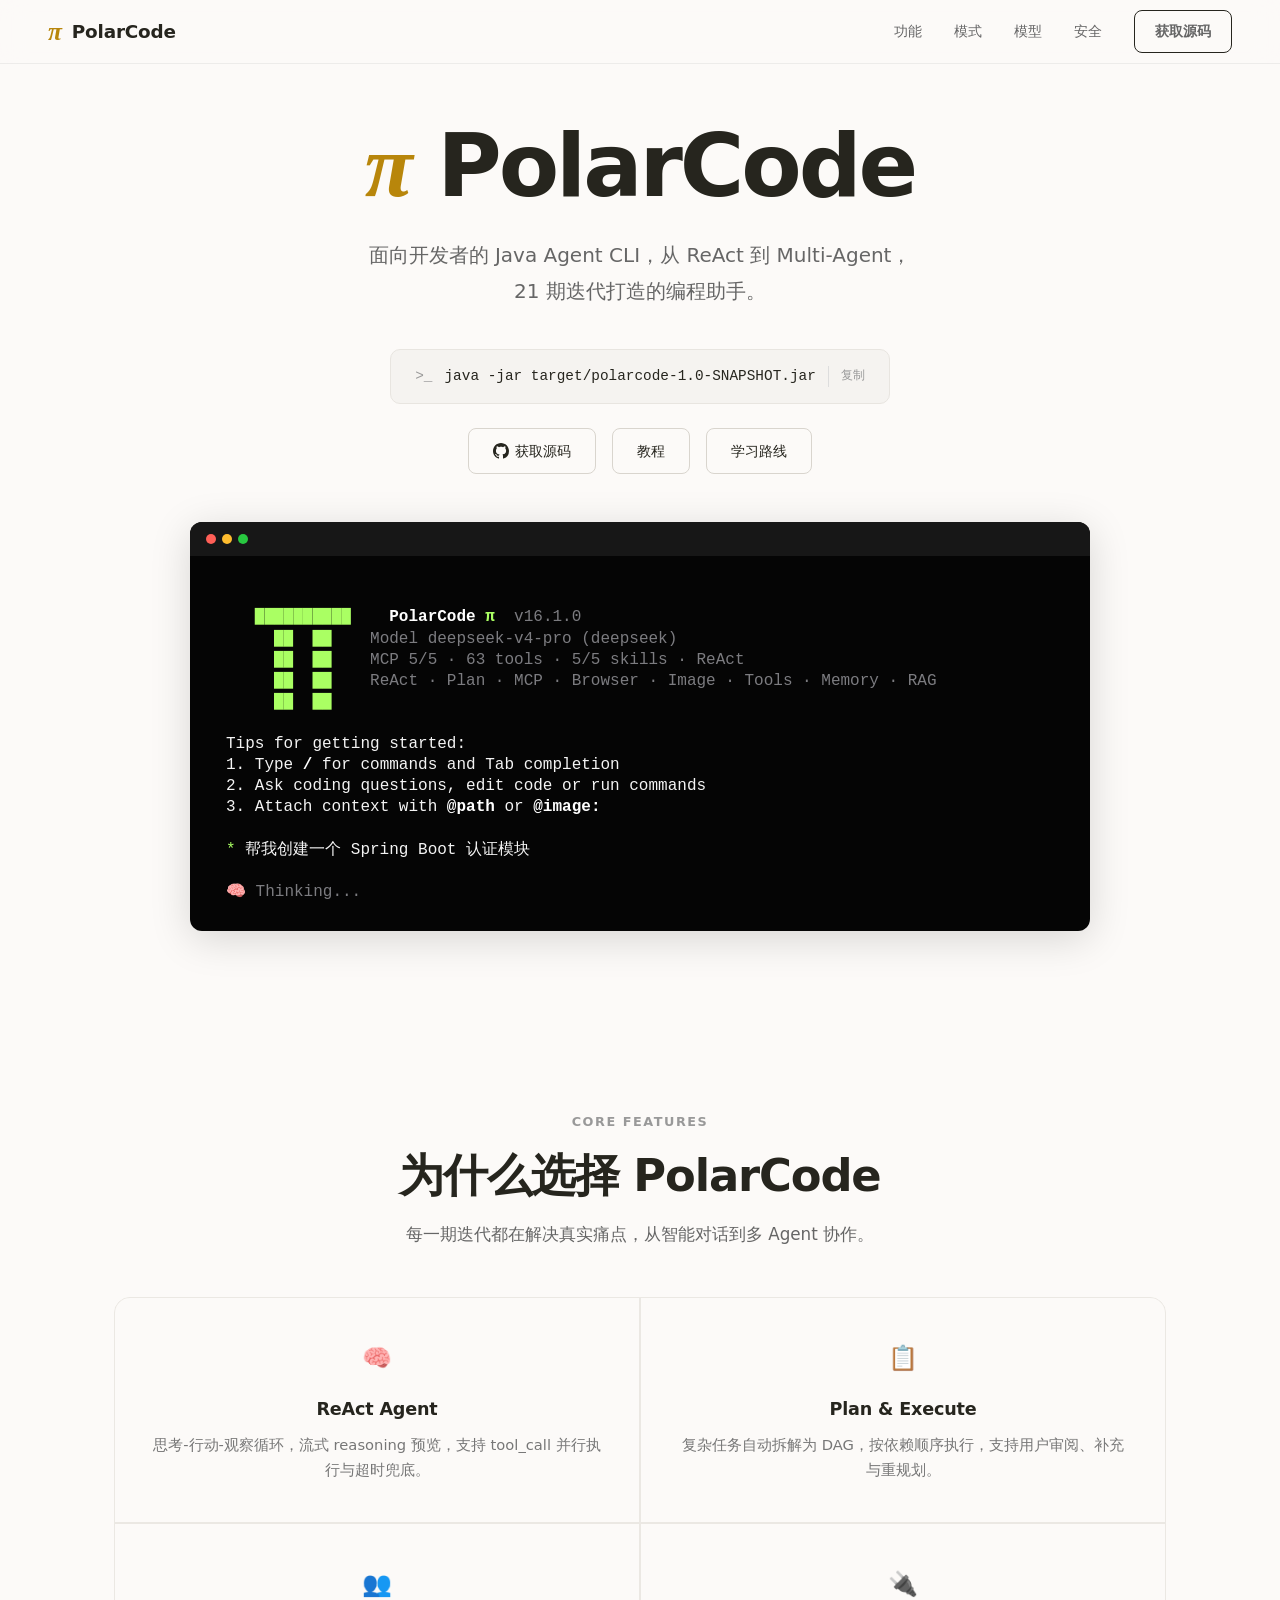
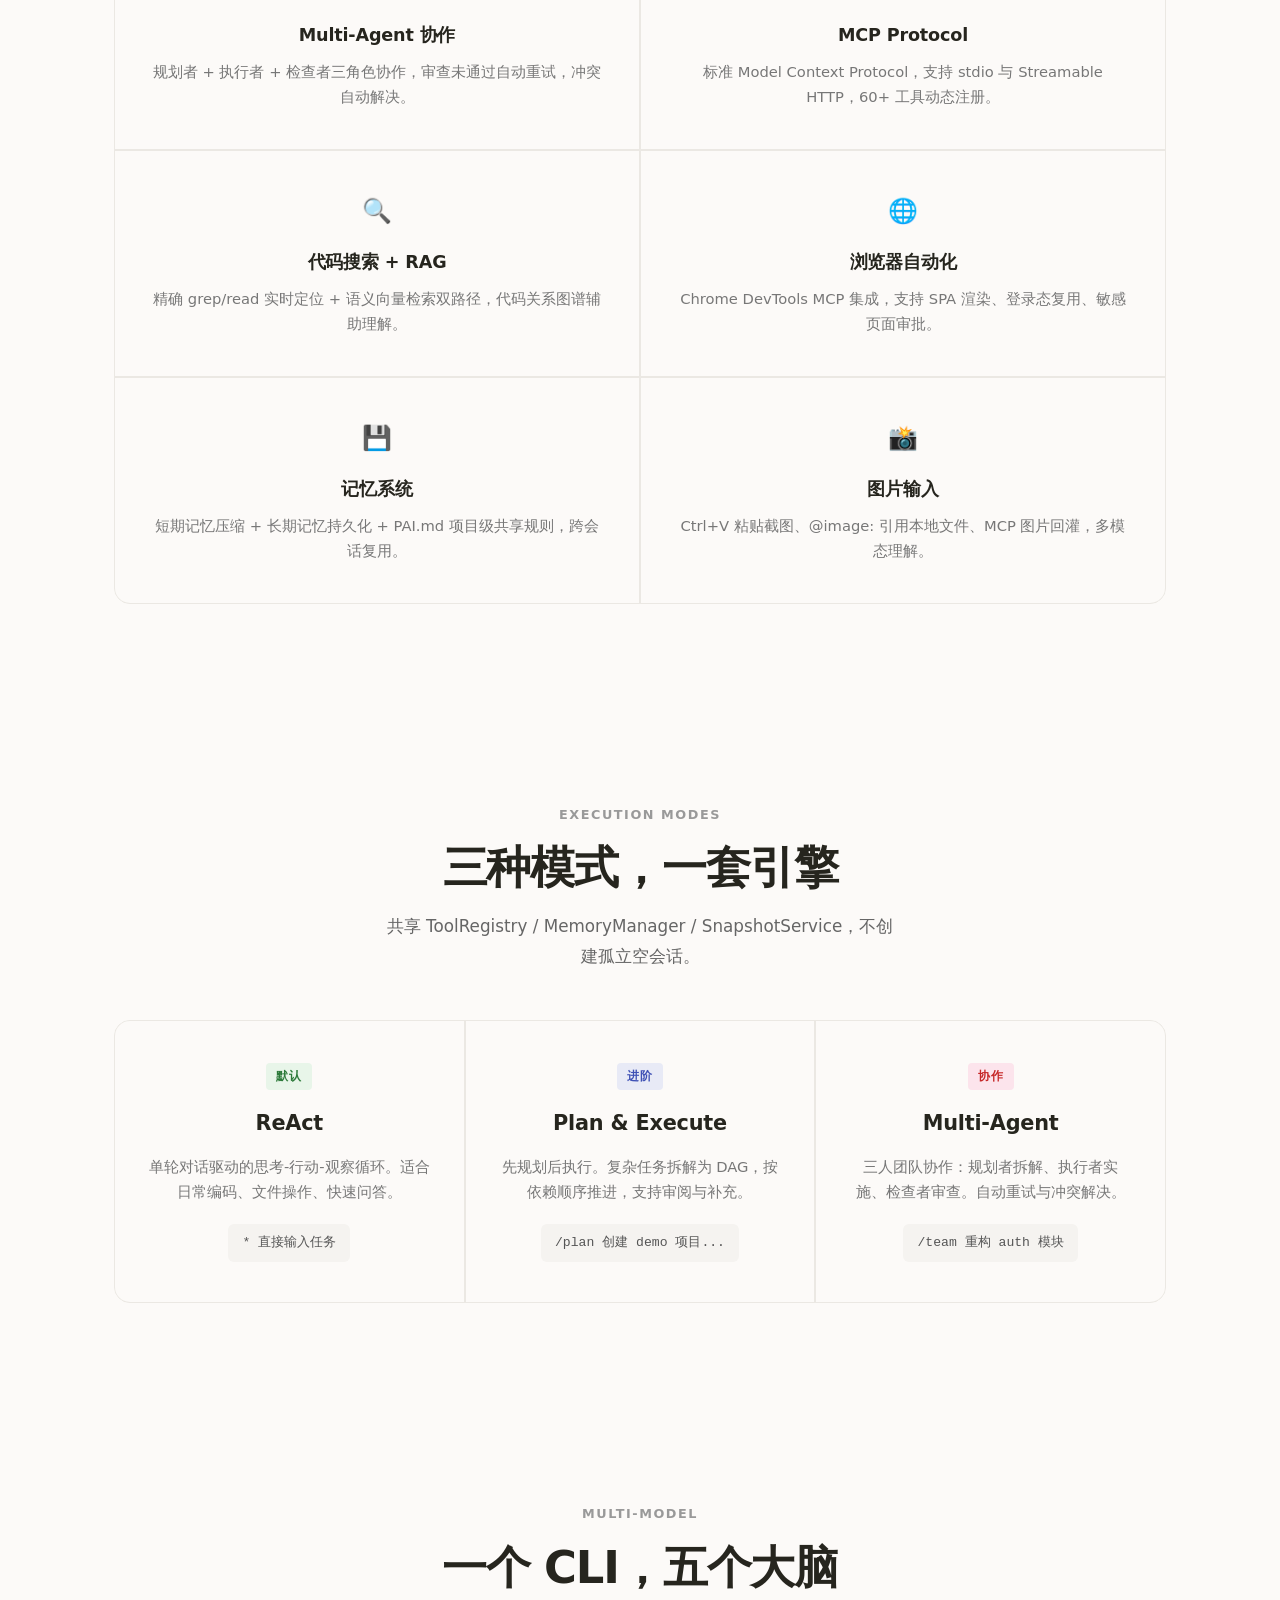
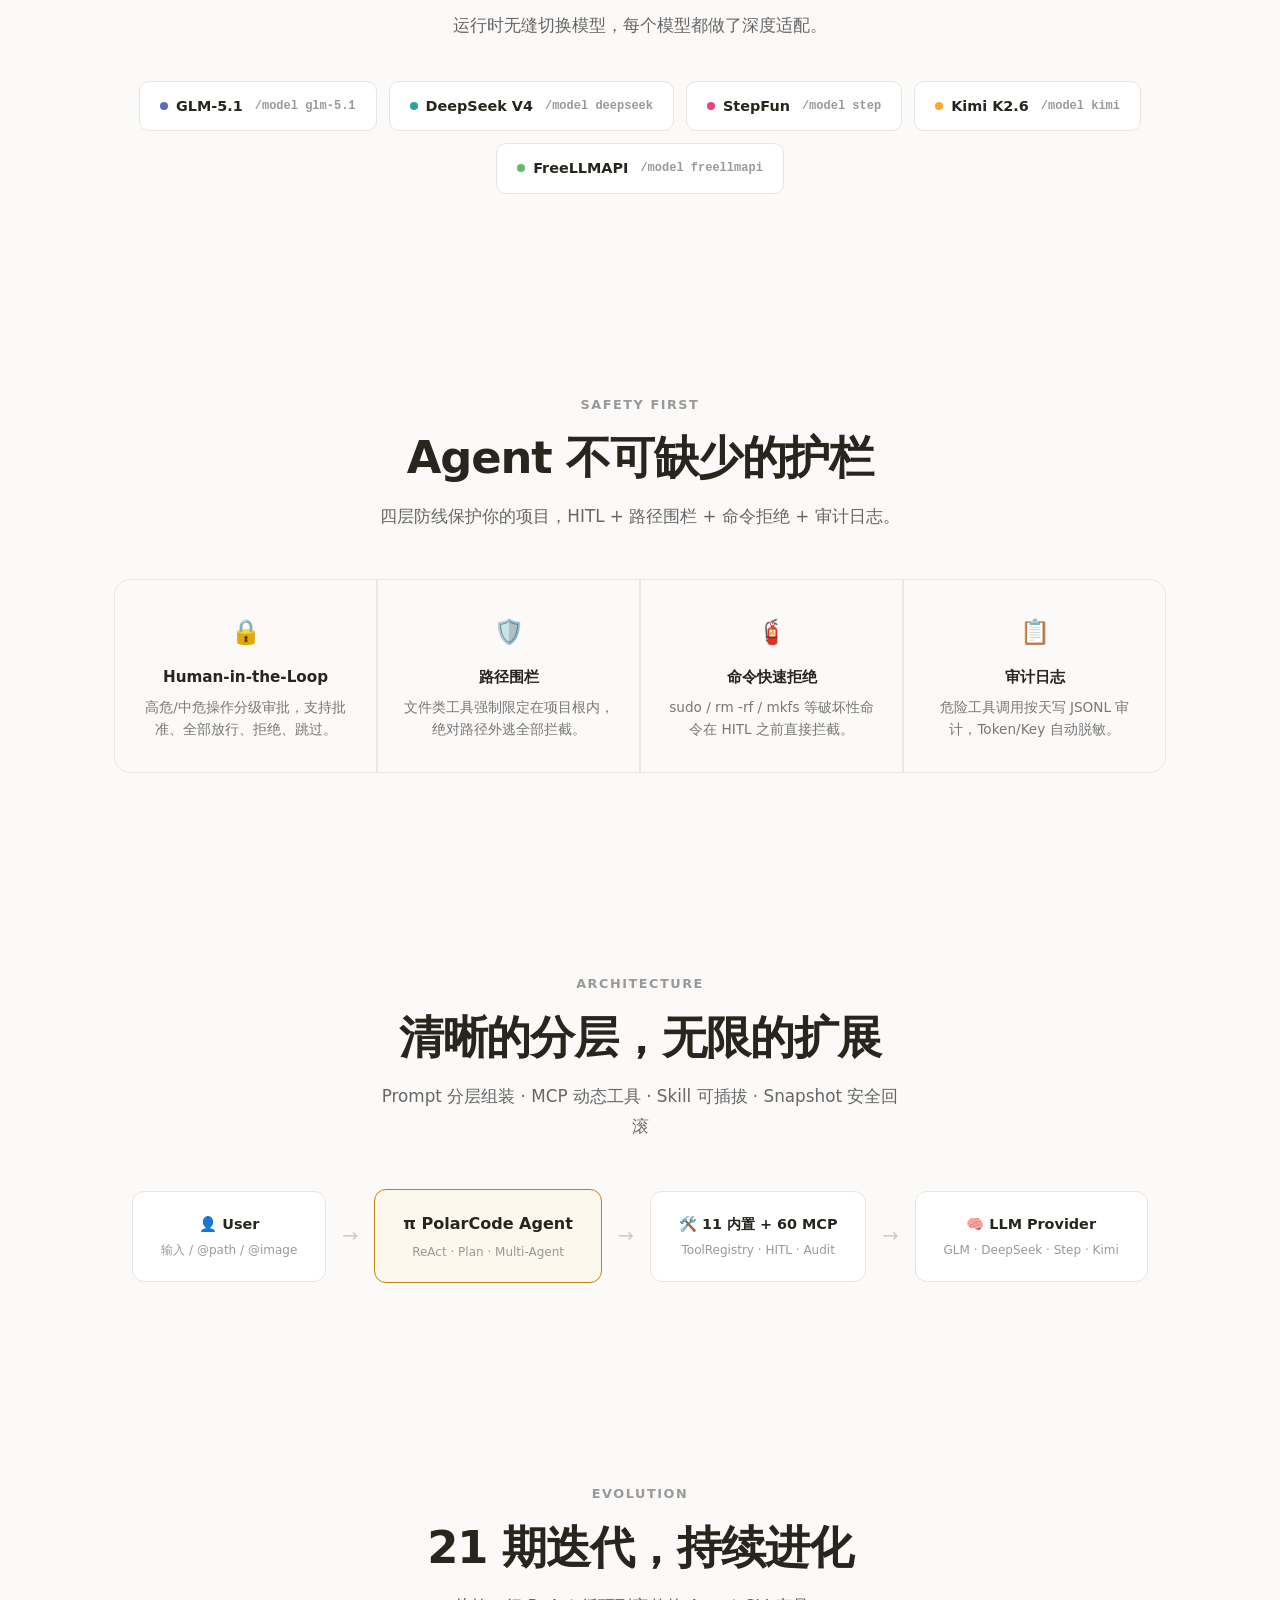
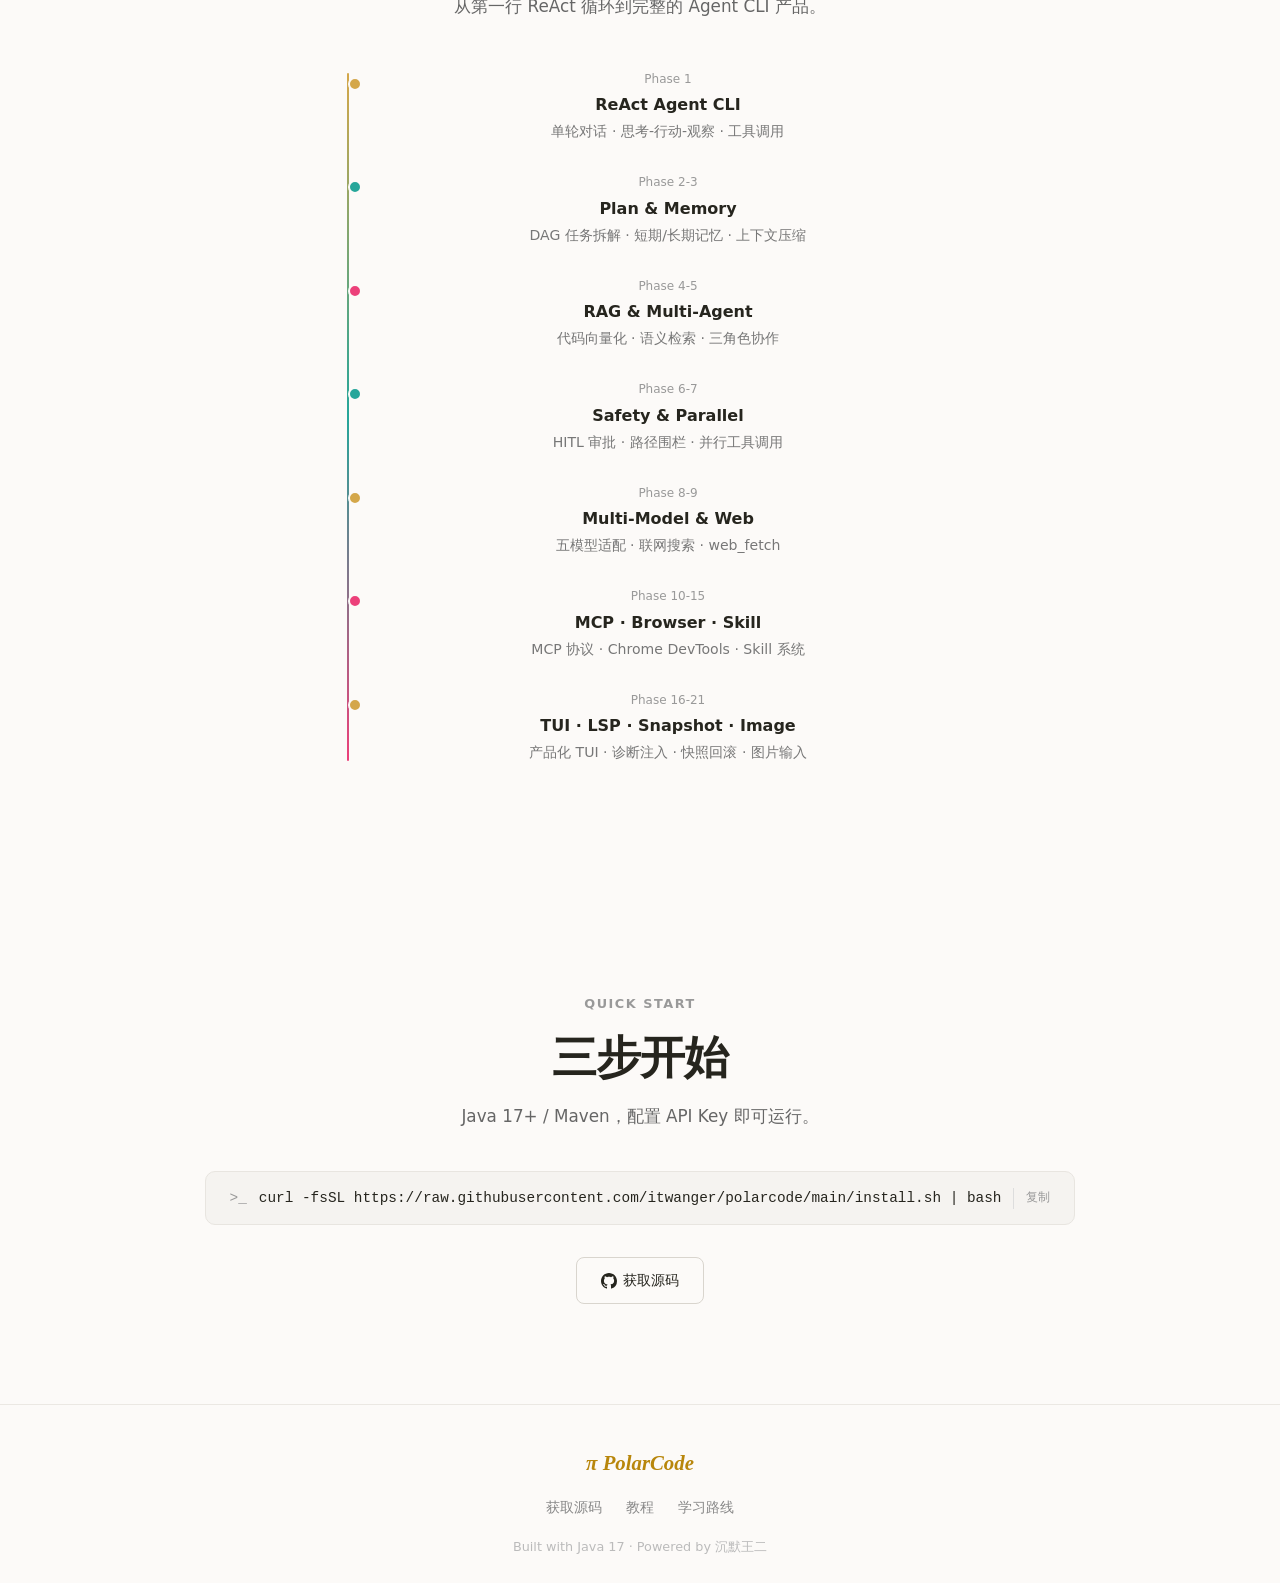
<file: polarcode-main/landing/index.html>
<!DOCTYPE html>
<html lang="zh-CN">
<head>
<meta charset="UTF-8">
<meta name="viewport" content="width=device-width, initial-scale=1.0">
<title>PolarCode — Java Agent CLI</title>
<link rel="icon" href="data:image/svg+xml,<svg xmlns='http://www.w3.org/2000/svg' viewBox='0 0 100 100'><text y='.9em' font-size='90'>π</text></svg>">
<style>
* { margin: 0; padding: 0; box-sizing: border-box; }

html { scroll-behavior: smooth; }

body {
  font-family: "PingFang SC", -apple-system, "system-ui", "Segoe UI", Roboto, "Helvetica Neue", Arial, "Microsoft YaHei", sans-serif;
  background: #fcfaf8;
  color: #26251e;
  line-height: 1.7;
  -webkit-font-smoothing: antialiased;
}

a { color: inherit; text-decoration: none; }

/* ═══════════════════════════════════════════
   NAV
   ═══════════════════════════════════════════ */
.nav {
  position: fixed;
  top: 0;
  left: 0;
  right: 0;
  z-index: 100;
  display: flex;
  align-items: center;
  justify-content: space-between;
  padding: 0 48px;
  height: 64px;
  background: rgba(252,250,248,0.85);
  backdrop-filter: blur(12px);
  -webkit-backdrop-filter: blur(12px);
  border-bottom: 1px solid rgba(0,0,0,0.06);
  transition: box-shadow 0.3s;
}

.nav.scrolled { box-shadow: 0 1px 12px rgba(0,0,0,0.06); }

.nav-brand {
  display: flex;
  align-items: center;
  gap: 10px;
  font-size: 1.15rem;
  font-weight: 700;
  letter-spacing: -0.01em;
}

.nav-pi {
  font-family: "Georgia", "Times New Roman", serif;
  font-size: 1.6rem;
  font-style: italic;
  color: #b8860b;
  line-height: 1;
}

.nav-links {
  display: flex;
  align-items: center;
  gap: 32px;
}

.nav-links a {
  font-size: 0.9rem;
  color: #666;
  transition: color 0.2s;
}

.nav-links a:hover { color: #26251e; }

.nav-cta {
  padding: 8px 20px;
  border-radius: 8px;
  font-size: 0.85rem;
  font-weight: 600;
  border: 1px solid #26251e;
  color: #26251e;
  transition: all 0.2s;
}

.nav-cta:hover {
  background: #26251e;
  color: #fcfaf8;
}

/* ═══════════════════════════════════════════
   HERO
   ═══════════════════════════════════════════ */
.hero {
  min-height: 100vh;
  display: flex;
  flex-direction: column;
  align-items: center;
  justify-content: center;
  padding: 120px 24px 80px;
  text-align: center;
  position: relative;
}

.hero-title {
  font-size: clamp(3rem, 7vw, 5.5rem);
  font-weight: 800;
  letter-spacing: -0.035em;
  line-height: 1.05;
  margin-bottom: 24px;
}

.hero-title .pi {
  font-family: "Georgia", "Times New Roman", serif;
  font-style: italic;
  color: #b8860b;
}

.hero-subtitle {
  font-size: clamp(1rem, 2vw, 1.25rem);
  color: #666;
  max-width: 560px;
  margin: 0 auto 40px;
  font-weight: 400;
  line-height: 1.8;
}

/* Install command */
.install-cmd {
  display: inline-flex;
  align-items: center;
  gap: 12px;
  padding: 14px 24px;
  background: #f5f3f0;
  border: 1px solid #e8e5e0;
  border-radius: 10px;
  font-family: "SF Mono", "Fira Code", "Fira Mono", Menlo, Consolas, monospace;
  font-size: 0.9rem;
  color: #26251e;
  cursor: pointer;
  transition: all 0.2s;
  user-select: all;
}

.install-cmd:hover {
  border-color: #ccc;
  background: #efece8;
}

.install-prefix {
  color: #999;
  user-select: none;
}

.install-copy {
  font-size: 0.78rem;
  color: #999;
  border-left: 1px solid #ddd;
  padding-left: 12px;
  user-select: none;
  transition: color 0.2s;
}

.install-copy.copied { color: #2d8a4e; }

/* Links */
.hero-links {
  display: flex;
  gap: 16px;
  margin-top: 24px;
  flex-wrap: wrap;
  justify-content: center;
}

.hero-link {
  padding: 10px 24px;
  border-radius: 8px;
  font-size: 0.9rem;
  font-weight: 500;
  border: 1px solid #d9d5ce;
  color: #26251e;
  transition: all 0.2s;
  display: inline-flex;
  align-items: center;
  gap: 6px;
}

.hero-link:hover {
  border-color: #26251e;
  background: #26251e;
  color: #fcfaf8;
}

.hero-link svg { width: 16px; height: 16px; }

/* ═══════════════════════════════════════════
   SECTION COMMON
   ═══════════════════════════════════════════ */
.section {
  padding: 100px 24px;
  max-width: 1100px;
  margin: 0 auto;
}

.section-center { text-align: center; }

.section-label {
  font-size: 0.8rem;
  font-weight: 600;
  text-transform: uppercase;
  letter-spacing: 0.12em;
  color: #999;
  margin-bottom: 16px;
}

.section-title {
  font-size: clamp(1.8rem, 4vw, 2.8rem);
  font-weight: 800;
  letter-spacing: -0.025em;
  line-height: 1.2;
  margin-bottom: 16px;
}

.section-desc {
  font-size: 1.05rem;
  color: #666;
  max-width: 520px;
  line-height: 1.8;
}

.section-center .section-desc { margin: 0 auto; }

/* ═══════════════════════════════════════════
   FEATURES
   ═══════════════════════════════════════════ */
.features {
  display: grid;
  grid-template-columns: repeat(2, 1fr);
  gap: 2px;
  background: #ebe8e3;
  border: 1px solid #ebe8e3;
  border-radius: 16px;
  overflow: hidden;
  margin-top: 48px;
}

.feature {
  padding: 40px 36px;
  background: #fcfaf8;
  transition: background 0.2s;
}

.feature:hover { background: #f8f6f2; }

.feature-icon {
  font-size: 1.5rem;
  margin-bottom: 16px;
}

.feature-name {
  font-size: 1.1rem;
  font-weight: 700;
  margin-bottom: 8px;
  letter-spacing: -0.01em;
}

.feature-desc {
  font-size: 0.92rem;
  color: #777;
  line-height: 1.7;
}

/* ═══════════════════════════════════════════
   MODES
   ═══════════════════════════════════════════ */
.modes {
  display: grid;
  grid-template-columns: repeat(3, 1fr);
  gap: 2px;
  background: #ebe8e3;
  border: 1px solid #ebe8e3;
  border-radius: 16px;
  overflow: hidden;
  margin-top: 48px;
}

.mode {
  padding: 40px 32px;
  background: #fcfaf8;
  transition: background 0.2s;
}

.mode:hover { background: #f8f6f2; }

.mode-badge {
  display: inline-block;
  font-size: 0.72rem;
  font-weight: 600;
  text-transform: uppercase;
  letter-spacing: 0.08em;
  padding: 4px 10px;
  border-radius: 4px;
  margin-bottom: 16px;
}

.mode-badge.default { background: #e8f5e9; color: #2d7a3a; }
.mode-badge.advanced { background: #e8eaf6; color: #3f51b5; }
.mode-badge.collab { background: #fce4ec; color: #c62828; }

.mode-name {
  font-size: 1.3rem;
  font-weight: 800;
  margin-bottom: 12px;
  letter-spacing: -0.01em;
}

.mode-desc {
  font-size: 0.92rem;
  color: #777;
  line-height: 1.7;
  margin-bottom: 20px;
}

.mode-cmd {
  font-family: "SF Mono", "Fira Code", Menlo, Consolas, monospace;
  font-size: 0.82rem;
  padding: 8px 14px;
  background: #f5f3f0;
  border-radius: 6px;
  color: #555;
  display: inline-block;
}

/* ═══════════════════════════════════════════
   MODELS
   ═══════════════════════════════════════════ */
.models {
  display: flex;
  gap: 12px;
  flex-wrap: wrap;
  justify-content: center;
  margin-top: 40px;
}

.model-chip {
  display: flex;
  align-items: center;
  gap: 8px;
  padding: 12px 20px;
  border-radius: 10px;
  border: 1px solid #e8e5e0;
  font-size: 0.9rem;
  font-weight: 600;
  transition: all 0.2s;
  background: #fff;
}

.model-chip:hover {
  border-color: #ccc;
  box-shadow: 0 2px 8px rgba(0,0,0,0.06);
}

.model-dot {
  width: 8px;
  height: 8px;
  border-radius: 50%;
}

.model-dot.glm { background: #5c6bc0; }
.model-dot.ds { background: #26a69a; }
.model-dot.step { background: #ec407a; }
.model-dot.kimi { background: #ffa726; }
.model-dot.free { background: #66bb6a; }

.model-cmd {
  font-family: "SF Mono", "Fira Code", Menlo, Consolas, monospace;
  font-size: 0.75rem;
  color: #999;
  margin-left: 4px;
}

/* ═══════════════════════════════════════════
   TERMINAL DEMO
   ═══════════════════════════════════════════ */
.terminal {
  max-width: 900px;
  width: 100%;
  margin: 48px auto 0;
  background: #050505;
  border-radius: 12px;
  overflow: hidden;
  box-shadow: 0 8px 40px rgba(0,0,0,0.15);
}

.terminal-bar {
  display: flex;
  align-items: center;
  gap: 6px;
  padding: 12px 16px;
  background: #171717;
}

.terminal-dot {
  width: 10px;
  height: 10px;
  border-radius: 50%;
}
.terminal-dot.r { background: #ff5f57; }
.terminal-dot.y { background: #febc2e; }
.terminal-dot.g { background: #28c840; }

.terminal-body {
  padding: 30px 36px 28px;
  font-family: "SF Mono", "Fira Code", Menlo, Consolas, monospace;
  font-size: clamp(0.76rem, 1.35vw, 1rem);
  line-height: 1.32;
  color: #f4f4f4;
  text-align: left;
  min-height: 360px;
  overflow-x: auto;
}

.terminal-body > div { white-space: pre; }

.t-logo { color: #aaff63; font-weight: 800; }
.t-pi { color: #aaff63; font-weight: 800; }
.t-strong { color: #fff; font-weight: 800; }
.t-dim { color: #7c7c80; }
.t-green { color: #aaff63; }
.t-blue { color: #64b5f6; }
.t-prompt { color: #aaff63; }
.t-cursor {
  display: inline-block;
  width: 7px;
  height: 1em;
  background: #81c784;
  animation: blink 1s step-end infinite;
  vertical-align: text-bottom;
}

@keyframes blink { 50% { opacity: 0; } }

/* ═══════════════════════════════════════════
   SAFETY
   ═══════════════════════════════════════════ */
.safety-grid {
  display: grid;
  grid-template-columns: repeat(4, 1fr);
  gap: 2px;
  background: #ebe8e3;
  border: 1px solid #ebe8e3;
  border-radius: 16px;
  overflow: hidden;
  margin-top: 48px;
}

.safety {
  padding: 32px 24px;
  background: #fcfaf8;
  transition: background 0.2s;
}

.safety:hover { background: #f8f6f2; }

.safety-icon { font-size: 1.5rem; margin-bottom: 12px; }

.safety-name {
  font-size: 0.95rem;
  font-weight: 700;
  margin-bottom: 6px;
}

.safety-desc {
  font-size: 0.85rem;
  color: #777;
  line-height: 1.6;
}

/* ═══════════════════════════════════════════
   ARCHITECTURE
   ═══════════════════════════════════════════ */
.arch {
  display: flex;
  align-items: center;
  justify-content: center;
  gap: 16px;
  margin-top: 48px;
  flex-wrap: wrap;
}

.arch-node {
  padding: 20px 28px;
  border-radius: 12px;
  text-align: center;
  font-weight: 600;
  font-size: 0.9rem;
  border: 1px solid #e8e5e0;
  background: #fff;
  min-width: 150px;
  transition: all 0.2s;
}

.arch-node:hover {
  box-shadow: 0 4px 16px rgba(0,0,0,0.06);
  transform: translateY(-2px);
}

.arch-node.primary {
  border-color: #b8860b;
  background: #fdf8ed;
  font-size: 1rem;
}

.arch-sub {
  font-size: 0.75rem;
  color: #999;
  font-weight: 400;
  margin-top: 4px;
}

.arch-arrow {
  font-size: 1.2rem;
  color: #ccc;
}

/* ═══════════════════════════════════════════
   TIMELINE
   ═══════════════════════════════════════════ */
.timeline {
  position: relative;
  padding-left: 32px;
  max-width: 600px;
  margin: 48px auto 0;
}

.timeline::before {
  content: '';
  position: absolute;
  left: 7px;
  top: 4px;
  bottom: 4px;
  width: 2px;
  background: linear-gradient(180deg, #d4a74a, #26a69a, #ec407a);
  border-radius: 1px;
}

.tl-item {
  position: relative;
  margin-bottom: 28px;
  padding-left: 24px;
}

.tl-item::before {
  content: '';
  position: absolute;
  left: -24px;
  top: 8px;
  width: 10px;
  height: 10px;
  border-radius: 50%;
  background: #d4a74a;
  border: 2px solid #fcfaf8;
}

.tl-item:nth-child(even)::before { background: #26a69a; }
.tl-item:nth-child(3n)::before { background: #ec407a; }

.tl-phase {
  font-size: 0.75rem;
  color: #999;
  font-weight: 500;
  margin-bottom: 2px;
}

.tl-title {
  font-weight: 700;
  font-size: 1rem;
  margin-bottom: 2px;
}

.tl-desc {
  font-size: 0.88rem;
  color: #777;
}

/* ═══════════════════════════════════════════
   FOOTER
   ═══════════════════════════════════════════ */
.footer {
  border-top: 1px solid #ebe8e3;
  padding: 40px 24px;
  text-align: center;
}

.footer-brand {
  font-family: "Georgia", "Times New Roman", serif;
  font-size: 1.3rem;
  font-style: italic;
  font-weight: 700;
  color: #b8860b;
  margin-bottom: 16px;
}

.footer-links {
  display: flex;
  gap: 24px;
  justify-content: center;
  margin-bottom: 16px;
}

.footer-links a {
  font-size: 0.88rem;
  color: #888;
  transition: color 0.2s;
}

.footer-links a:hover { color: #26251e; }

.footer-copy {
  font-size: 0.8rem;
  color: #bbb;
}

/* ═══════════════════════════════════════════
   SCROLL ANIMATIONS
   ═══════════════════════════════════════════ */
.reveal {
  opacity: 0;
  transform: translateY(20px);
  transition: opacity 0.6s ease, transform 0.6s ease;
}

.reveal.visible {
  opacity: 1;
  transform: translateY(0);
}

/* ═══════════════════════════════════════════
   RESPONSIVE
   ═══════════════════════════════════════════ */
@media (max-width: 900px) {
  .features { grid-template-columns: 1fr; }
  .modes { grid-template-columns: 1fr; }
  .safety-grid { grid-template-columns: repeat(2, 1fr); }
  .arch { flex-direction: column; }
  .arch-arrow { transform: rotate(90deg); }
  .nav { padding: 0 24px; }
  .nav-links { gap: 20px; }
  .section { padding: 64px 20px; }
}

@media (max-width: 600px) {
  .safety-grid { grid-template-columns: 1fr; }
  .hero-title { font-size: 2.5rem; }
  .install-cmd { font-size: 0.78rem; padding: 12px 16px; }
  .nav-links a:not(.nav-cta) { display: none; }
  .terminal-body { padding: 22px 18px; min-height: 330px; }
}
</style>
</head>
<body>

<!-- NAV -->
<nav class="nav" id="nav">
  <div class="nav-brand">
    <span class="nav-pi">π</span>
    PolarCode
  </div>
  <div class="nav-links">
    <a href="#features">功能</a>
    <a href="#modes">模式</a>
    <a href="#models">模型</a>
    <a href="#safety">安全</a>
    <a href="https://paicoding.com/ai-agent-projects-guide" class="nav-cta">获取源码</a>
  </div>
</nav>

<!-- HERO -->
<section class="hero">
  <h1 class="hero-title">
    <span class="pi">π</span> PolarCode
  </h1>
  <p class="hero-subtitle">
    面向开发者的 Java Agent CLI，从 ReAct 到 Multi-Agent，21 期迭代打造的编程助手。
  </p>

  <div class="install-cmd" id="installCmd" onclick="copyInstall()">
    <span class="install-prefix">>_</span>
    <span>java -jar target/polarcode-1.0-SNAPSHOT.jar</span>
    <span class="install-copy" id="copyText">复制</span>
  </div>

  <div class="hero-links">
    <a href="https://paicoding.com/ai-agent-projects-guide" class="hero-link">
      <svg viewBox="0 0 24 24" fill="currentColor"><path d="M12 0C5.37 0 0 5.37 0 12c0 5.31 3.435 9.795 8.205 11.385.6.105.825-.255.825-.57 0-.285-.015-1.23-.015-2.235-3.015.555-3.795-.735-4.035-1.41-.135-.345-.72-1.41-1.23-1.695-.42-.225-1.02-.78-.015-.795.945-.015 1.62.87 1.845 1.23 1.08 1.815 2.805 1.305 3.495.99.105-.78.42-1.305.765-1.605-2.67-.3-5.46-1.335-5.46-5.925 0-1.305.465-2.385 1.23-3.225-.12-.3-.54-1.53.12-3.18 0 0 1.005-.315 3.3 1.23.96-.27 1.98-.405 3-.405s2.04.135 3 .405c2.295-1.56 3.3-1.23 3.3-1.23.66 1.65.24 2.88.12 3.18.765.84 1.23 1.905 1.23 3.225 0 4.605-2.805 5.625-5.475 5.925.435.375.81 1.095.81 2.22 0 1.605-.015 2.895-.015 3.3 0 .315.225.69.825.57A12.02 12.02 0 0024 12c0-6.63-5.37-12-12-12z"/></svg>
      获取源码
    </a>
    <a href="https://paicoding.com/column/polarcode" class="hero-link">教程</a>
    <a href="https://paicoding.com/polarcode-learning-path" class="hero-link">学习路线</a>
  </div>

  <!-- Terminal -->
  <div class="terminal" id="terminalWrap">
    <div class="terminal-bar">
      <span class="terminal-dot r"></span>
      <span class="terminal-dot y"></span>
      <span class="terminal-dot g"></span>
    </div>
    <div class="terminal-body" id="terminal"></div>
  </div>
</section>

<!-- FEATURES -->
<section class="section section-center" id="features">
  <div class="section-label reveal">Core Features</div>
  <h2 class="section-title reveal">为什么选择 PolarCode</h2>
  <p class="section-desc reveal">每一期迭代都在解决真实痛点，从智能对话到多 Agent 协作。</p>

  <div class="features">
    <div class="feature reveal">
      <div class="feature-icon">🧠</div>
      <div class="feature-name">ReAct Agent</div>
      <div class="feature-desc">思考-行动-观察循环，流式 reasoning 预览，支持 tool_call 并行执行与超时兜底。</div>
    </div>
    <div class="feature reveal">
      <div class="feature-icon">📋</div>
      <div class="feature-name">Plan & Execute</div>
      <div class="feature-desc">复杂任务自动拆解为 DAG，按依赖顺序执行，支持用户审阅、补充与重规划。</div>
    </div>
    <div class="feature reveal">
      <div class="feature-icon">👥</div>
      <div class="feature-name">Multi-Agent 协作</div>
      <div class="feature-desc">规划者 + 执行者 + 检查者三角色协作，审查未通过自动重试，冲突自动解决。</div>
    </div>
    <div class="feature reveal">
      <div class="feature-icon">🔌</div>
      <div class="feature-name">MCP Protocol</div>
      <div class="feature-desc">标准 Model Context Protocol，支持 stdio 与 Streamable HTTP，60+ 工具动态注册。</div>
    </div>
    <div class="feature reveal">
      <div class="feature-icon">🔍</div>
      <div class="feature-name">代码搜索 + RAG</div>
      <div class="feature-desc">精确 grep/read 实时定位 + 语义向量检索双路径，代码关系图谱辅助理解。</div>
    </div>
    <div class="feature reveal">
      <div class="feature-icon">🌐</div>
      <div class="feature-name">浏览器自动化</div>
      <div class="feature-desc">Chrome DevTools MCP 集成，支持 SPA 渲染、登录态复用、敏感页面审批。</div>
    </div>
    <div class="feature reveal">
      <div class="feature-icon">💾</div>
      <div class="feature-name">记忆系统</div>
      <div class="feature-desc">短期记忆压缩 + 长期记忆持久化 + PAI.md 项目级共享规则，跨会话复用。</div>
    </div>
    <div class="feature reveal">
      <div class="feature-icon">📸</div>
      <div class="feature-name">图片输入</div>
      <div class="feature-desc">Ctrl+V 粘贴截图、@image: 引用本地文件、MCP 图片回灌，多模态理解。</div>
    </div>
  </div>
</section>

<!-- MODES -->
<section class="section section-center" id="modes">
  <div class="section-label reveal">Execution Modes</div>
  <h2 class="section-title reveal">三种模式，一套引擎</h2>
  <p class="section-desc reveal">共享 ToolRegistry / MemoryManager / SnapshotService，不创建孤立空会话。</p>

  <div class="modes">
    <div class="mode reveal">
      <span class="mode-badge default">默认</span>
      <div class="mode-name">ReAct</div>
      <div class="mode-desc">单轮对话驱动的思考-行动-观察循环。适合日常编码、文件操作、快速问答。</div>
      <div class="mode-cmd">* 直接输入任务</div>
    </div>
    <div class="mode reveal">
      <span class="mode-badge advanced">进阶</span>
      <div class="mode-name">Plan & Execute</div>
      <div class="mode-desc">先规划后执行。复杂任务拆解为 DAG，按依赖顺序推进，支持审阅与补充。</div>
      <div class="mode-cmd">/plan 创建 demo 项目...</div>
    </div>
    <div class="mode reveal">
      <span class="mode-badge collab">协作</span>
      <div class="mode-name">Multi-Agent</div>
      <div class="mode-desc">三人团队协作：规划者拆解、执行者实施、检查者审查。自动重试与冲突解决。</div>
      <div class="mode-cmd">/team 重构 auth 模块</div>
    </div>
  </div>
</section>

<!-- MODELS -->
<section class="section section-center" id="models">
  <div class="section-label reveal">Multi-Model</div>
  <h2 class="section-title reveal">一个 CLI，五个大脑</h2>
  <p class="section-desc reveal">运行时无缝切换模型，每个模型都做了深度适配。</p>

  <div class="models reveal">
    <div class="model-chip">
      <span class="model-dot glm"></span>
      GLM-5.1
      <span class="model-cmd">/model glm-5.1</span>
    </div>
    <div class="model-chip">
      <span class="model-dot ds"></span>
      DeepSeek V4
      <span class="model-cmd">/model deepseek</span>
    </div>
    <div class="model-chip">
      <span class="model-dot step"></span>
      StepFun
      <span class="model-cmd">/model step</span>
    </div>
    <div class="model-chip">
      <span class="model-dot kimi"></span>
      Kimi K2.6
      <span class="model-cmd">/model kimi</span>
    </div>
    <div class="model-chip">
      <span class="model-dot free"></span>
      FreeLLMAPI
      <span class="model-cmd">/model freellmapi</span>
    </div>
  </div>
</section>

<!-- SAFETY -->
<section class="section section-center" id="safety">
  <div class="section-label reveal">Safety First</div>
  <h2 class="section-title reveal">Agent 不可缺少的护栏</h2>
  <p class="section-desc reveal">四层防线保护你的项目，HITL + 路径围栏 + 命令拒绝 + 审计日志。</p>

  <div class="safety-grid">
    <div class="safety reveal">
      <div class="safety-icon">🔒</div>
      <div class="safety-name">Human-in-the-Loop</div>
      <div class="safety-desc">高危/中危操作分级审批，支持批准、全部放行、拒绝、跳过。</div>
    </div>
    <div class="safety reveal">
      <div class="safety-icon">🛡️</div>
      <div class="safety-name">路径围栏</div>
      <div class="safety-desc">文件类工具强制限定在项目根内，绝对路径外逃全部拦截。</div>
    </div>
    <div class="safety reveal">
      <div class="safety-icon">🧯</div>
      <div class="safety-name">命令快速拒绝</div>
      <div class="safety-desc">sudo / rm -rf / mkfs 等破坏性命令在 HITL 之前直接拦截。</div>
    </div>
    <div class="safety reveal">
      <div class="safety-icon">📋</div>
      <div class="safety-name">审计日志</div>
      <div class="safety-desc">危险工具调用按天写 JSONL 审计，Token/Key 自动脱敏。</div>
    </div>
  </div>
</section>

<!-- ARCHITECTURE -->
<section class="section section-center" id="arch">
  <div class="section-label reveal">Architecture</div>
  <h2 class="section-title reveal">清晰的分层，无限的扩展</h2>
  <p class="section-desc reveal">Prompt 分层组装 · MCP 动态工具 · Skill 可插拔 · Snapshot 安全回滚</p>

  <div class="arch reveal">
    <div class="arch-node">
      👤 User
      <div class="arch-sub">输入 / @path / @image</div>
    </div>
    <div class="arch-arrow">→</div>
    <div class="arch-node primary">
      π PolarCode Agent
      <div class="arch-sub">ReAct · Plan · Multi-Agent</div>
    </div>
    <div class="arch-arrow">→</div>
    <div class="arch-node">
      🛠️ 11 内置 + 60 MCP
      <div class="arch-sub">ToolRegistry · HITL · Audit</div>
    </div>
    <div class="arch-arrow">→</div>
    <div class="arch-node">
      🧠 LLM Provider
      <div class="arch-sub">GLM · DeepSeek · Step · Kimi</div>
    </div>
  </div>
</section>

<!-- TIMELINE -->
<section class="section section-center" id="timeline">
  <div class="section-label reveal">Evolution</div>
  <h2 class="section-title reveal">21 期迭代，持续进化</h2>
  <p class="section-desc reveal">从第一行 ReAct 循环到完整的 Agent CLI 产品。</p>

  <div class="timeline reveal">
    <div class="tl-item">
      <div class="tl-phase">Phase 1</div>
      <div class="tl-title">ReAct Agent CLI</div>
      <div class="tl-desc">单轮对话 · 思考-行动-观察 · 工具调用</div>
    </div>
    <div class="tl-item">
      <div class="tl-phase">Phase 2-3</div>
      <div class="tl-title">Plan & Memory</div>
      <div class="tl-desc">DAG 任务拆解 · 短期/长期记忆 · 上下文压缩</div>
    </div>
    <div class="tl-item">
      <div class="tl-phase">Phase 4-5</div>
      <div class="tl-title">RAG & Multi-Agent</div>
      <div class="tl-desc">代码向量化 · 语义检索 · 三角色协作</div>
    </div>
    <div class="tl-item">
      <div class="tl-phase">Phase 6-7</div>
      <div class="tl-title">Safety & Parallel</div>
      <div class="tl-desc">HITL 审批 · 路径围栏 · 并行工具调用</div>
    </div>
    <div class="tl-item">
      <div class="tl-phase">Phase 8-9</div>
      <div class="tl-title">Multi-Model & Web</div>
      <div class="tl-desc">五模型适配 · 联网搜索 · web_fetch</div>
    </div>
    <div class="tl-item">
      <div class="tl-phase">Phase 10-15</div>
      <div class="tl-title">MCP · Browser · Skill</div>
      <div class="tl-desc">MCP 协议 · Chrome DevTools · Skill 系统</div>
    </div>
    <div class="tl-item">
      <div class="tl-phase">Phase 16-21</div>
      <div class="tl-title">TUI · LSP · Snapshot · Image</div>
      <div class="tl-desc">产品化 TUI · 诊断注入 · 快照回滚 · 图片输入</div>
    </div>
  </div>
</section>

<!-- QUICK START -->
<section class="section section-center" id="start">
  <div class="section-label reveal">Quick Start</div>
  <h2 class="section-title reveal">三步开始</h2>
  <p class="section-desc reveal">Java 17+ / Maven，配置 API Key 即可运行。</p>

  <div class="install-cmd reveal" style="margin-top: 40px;" onclick="copyInstall()">
    <span class="install-prefix">>_</span>
    <span>curl -fsSL https://raw.githubusercontent.com/itwanger/polarcode/main/install.sh | bash</span>
    <span class="install-copy">复制</span>
  </div>

  <div class="hero-links reveal" style="margin-top: 32px;">
    <a href="https://paicoding.com/ai-agent-projects-guide" class="hero-link">
      <svg viewBox="0 0 24 24" fill="currentColor" width="16" height="16"><path d="M12 0C5.37 0 0 5.37 0 12c0 5.31 3.435 9.795 8.205 11.385.6.105.825-.255.825-.57 0-.285-.015-1.23-.015-2.235-3.015.555-3.795-.735-4.035-1.41-.135-.345-.72-1.41-1.23-1.695-.42-.225-1.02-.78-.015-.795.945-.015 1.62.87 1.845 1.23 1.08 1.815 2.805 1.305 3.495.99.105-.78.42-1.305.765-1.605-2.67-.3-5.46-1.335-5.46-5.925 0-1.305.465-2.385 1.23-3.225-.12-.3-.54-1.53.12-3.18 0 0 1.005-.315 3.3 1.23.96-.27 1.98-.405 3-.405s2.04.135 3 .405c2.295-1.56 3.3-1.23 3.3-1.23.66 1.65.24 2.88.12 3.18.765.84 1.23 1.905 1.23 3.225 0 4.605-2.805 5.625-5.475 5.925.435.375.81 1.095.81 2.22 0 1.605-.015 2.895-.015 3.3 0 .315.225.69.825.57A12.02 12.02 0 0024 12c0-6.63-5.37-12-12-12z"/></svg>
      获取源码
    </a>
  </div>
</section>

<!-- FOOTER -->
<footer class="footer">
  <div class="footer-brand">π PolarCode</div>
  <div class="footer-links">
    <a href="https://paicoding.com/ai-agent-projects-guide">获取源码</a>
    <a href="https://paicoding.com/column/polarcode">教程</a>
    <a href="https://paicoding.com/polarcode-learning-path">学习路线</a>
  </div>
  <div class="footer-copy">Built with Java 17 · Powered by 沉默王二</div>
</footer>

<script>
// Nav scroll effect
const nav = document.getElementById('nav');
window.addEventListener('scroll', () => {
  nav.classList.toggle('scrolled', window.scrollY > 20);
});

// Copy install command
function copyInstall() {
  const cmd = 'java -jar target/polarcode-1.0-SNAPSHOT.jar';
  navigator.clipboard.writeText(cmd).then(() => {
    const el = document.getElementById('copyText');
    if (el) { el.textContent = '已复制'; el.classList.add('copied'); }
  });
}

// Scroll reveal
const observer = new IntersectionObserver((entries) => {
  entries.forEach(e => { if (e.isIntersecting) e.target.classList.add('visible'); });
}, { threshold: 0.1, rootMargin: '0px 0px -40px 0px' });
document.querySelectorAll('.reveal').forEach(el => observer.observe(el));

// Terminal animation
const desktopLines = [
  { t: '', d: 0 },
  { t: '   <span class="t-logo">██████████</span>    <span class="t-strong">PolarCode</span> <span class="t-pi">π</span>  <span class="t-dim">v16.1.0</span>', d: 0 },
  { t: '   <span class="t-logo">  ██  ██</span>    <span class="t-dim">Model deepseek-v4-pro (deepseek)</span>', d: 80 },
  { t: '   <span class="t-logo">  ██  ██</span>    <span class="t-dim">MCP 5/5 · 63 tools · 5/5 skills · ReAct</span>', d: 160 },
  { t: '   <span class="t-logo">  ██  ██</span>    <span class="t-dim">ReAct · Plan · MCP · Browser · Image · Tools · Memory · RAG</span>', d: 240 },
  { t: '   <span class="t-logo">  ██  ██</span>', d: 320 },
  { t: '', d: 450 },
  { t: 'Tips for getting started:', d: 500 },
  { t: '1. Type <span class="t-strong">/</span> for commands and Tab completion', d: 560 },
  { t: '2. Ask coding questions, edit code or run commands', d: 620 },
  { t: '3. Attach context with <span class="t-strong">@path</span> or <span class="t-strong">@image:</span>', d: 680 },
  { t: '', d: 600 },
  { t: '<span class="t-prompt">*</span> 帮我创建一个 Spring Boot 认证模块', d: 800 },
  { t: '', d: 1000 },
  { t: '<span class="t-dim">🧠 Thinking...</span>', d: 1200 },
  { t: '<span class="t-dim">  ├─ plan: 拆解为 4 个子任务</span>', d: 1600 },
  { t: '<span class="t-dim">  ├─ create_project: spring-boot-auth</span>', d: 2000 },
  { t: '<span class="t-dim">  ├─ write_file: SecurityConfig.java</span>', d: 2400 },
  { t: '<span class="t-dim">  └─ execute_command: mvn compile</span>', d: 2800 },
  { t: '', d: 3000 },
  { t: '<span class="t-green">✓</span> <span class="t-dim">Spring Boot 3.2 + JWT 认证模块创建完成</span>', d: 3200 },
];

const mobileLines = [
  { t: '', d: 0 },
  { t: ' <span class="t-logo">██████████</span>  <span class="t-strong">PolarCode</span> <span class="t-pi">π</span> <span class="t-dim">v16.1.0</span>', d: 0 },
  { t: ' <span class="t-logo">  ██  ██</span>  <span class="t-dim">deepseek-v4-pro</span>', d: 80 },
  { t: ' <span class="t-logo">  ██  ██</span>  <span class="t-dim">MCP 5/5 · 63 tools</span>', d: 160 },
  { t: ' <span class="t-logo">  ██  ██</span>  <span class="t-dim">5/5 skills · ReAct</span>', d: 240 },
  { t: ' <span class="t-logo">  ██  ██</span>  <span class="t-dim">Plan · MCP · Browser · RAG</span>', d: 320 },
  { t: '', d: 450 },
  { t: 'Tips for getting started:', d: 500 },
  { t: '1. Type <span class="t-strong">/</span> for commands', d: 560 },
  { t: '2. Ask questions or run commands', d: 620 },
  { t: '3. Attach <span class="t-strong">@path</span> or <span class="t-strong">@image:</span>', d: 680 },
  { t: '', d: 600 },
  { t: '<span class="t-prompt">*</span> 创建 Spring Boot 认证模块', d: 800 },
  { t: '', d: 1000 },
  { t: '<span class="t-dim">🧠 Thinking...</span>', d: 1200 },
  { t: '<span class="t-dim">  ├─ plan: 4 个子任务</span>', d: 1600 },
  { t: '<span class="t-dim">  ├─ create_project</span>', d: 2000 },
  { t: '<span class="t-dim">  ├─ write_file</span>', d: 2400 },
  { t: '<span class="t-dim">  └─ mvn compile</span>', d: 2800 },
  { t: '', d: 3000 },
  { t: '<span class="t-green">✓</span> <span class="t-dim">JWT 认证模块创建完成</span>', d: 3200 },
];

const lines = window.matchMedia('(max-width: 600px)').matches ? mobileLines : desktopLines;
const term = document.getElementById('terminal');
let idx = 0;

function addLine() {
  if (idx >= lines.length) {
    const c = document.createElement('div');
    c.innerHTML = '<span class="t-prompt">*</span> <span class="t-cursor"></span>';
    c.style.marginTop = '8px';
    term.appendChild(c);
    return;
  }
  const l = lines[idx];
  const d = document.createElement('div');
  d.innerHTML = l.t || '&nbsp;';
  d.style.opacity = '0';
  d.style.transition = 'opacity 0.25s';
  term.appendChild(d);
  requestAnimationFrame(() => d.style.opacity = '1');
  idx++;
  setTimeout(addLine, l.d > 0 ? Math.min(l.d, 150) : 60);
}

const termObs = new IntersectionObserver(e => {
  if (e[0].isIntersecting) { setTimeout(addLine, 400); termObs.disconnect(); }
}, { threshold: 0.2 });
termObs.observe(document.getElementById('terminalWrap'));
</script>
</body>
</html>
</file>
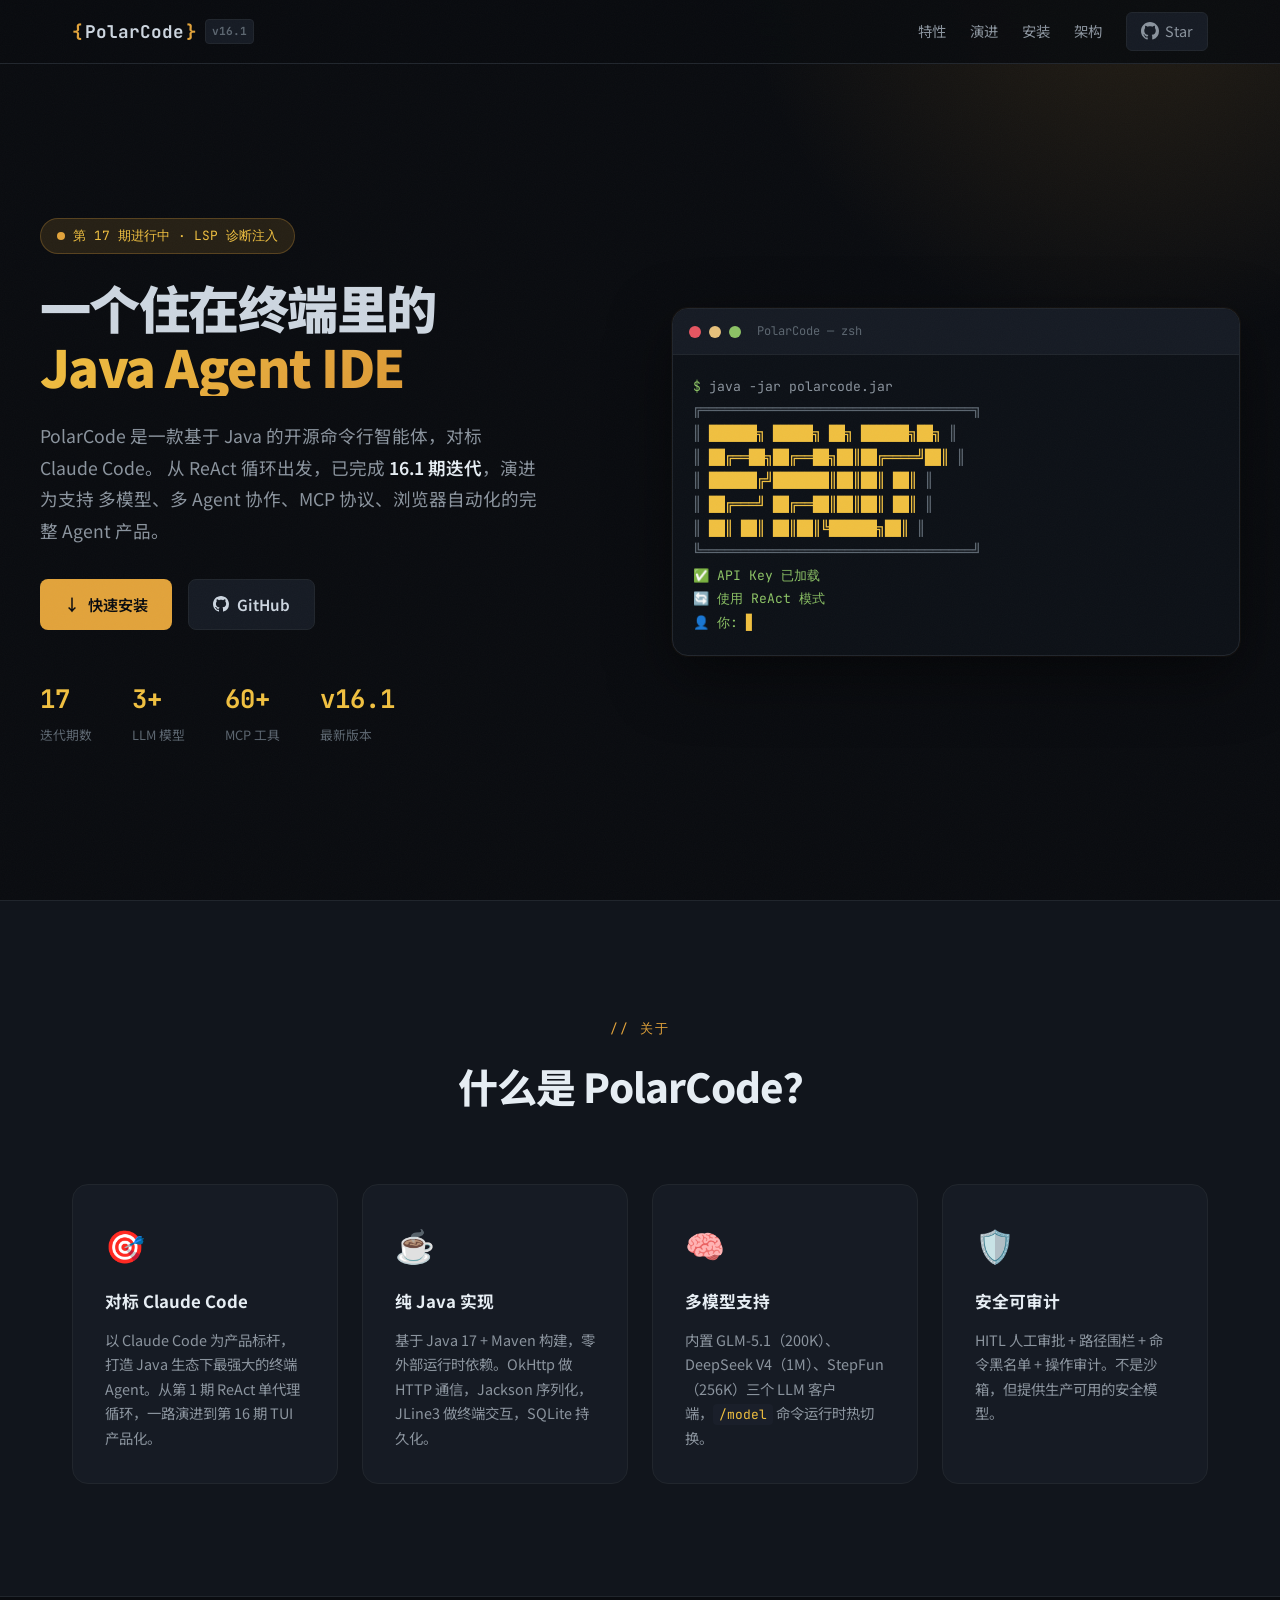
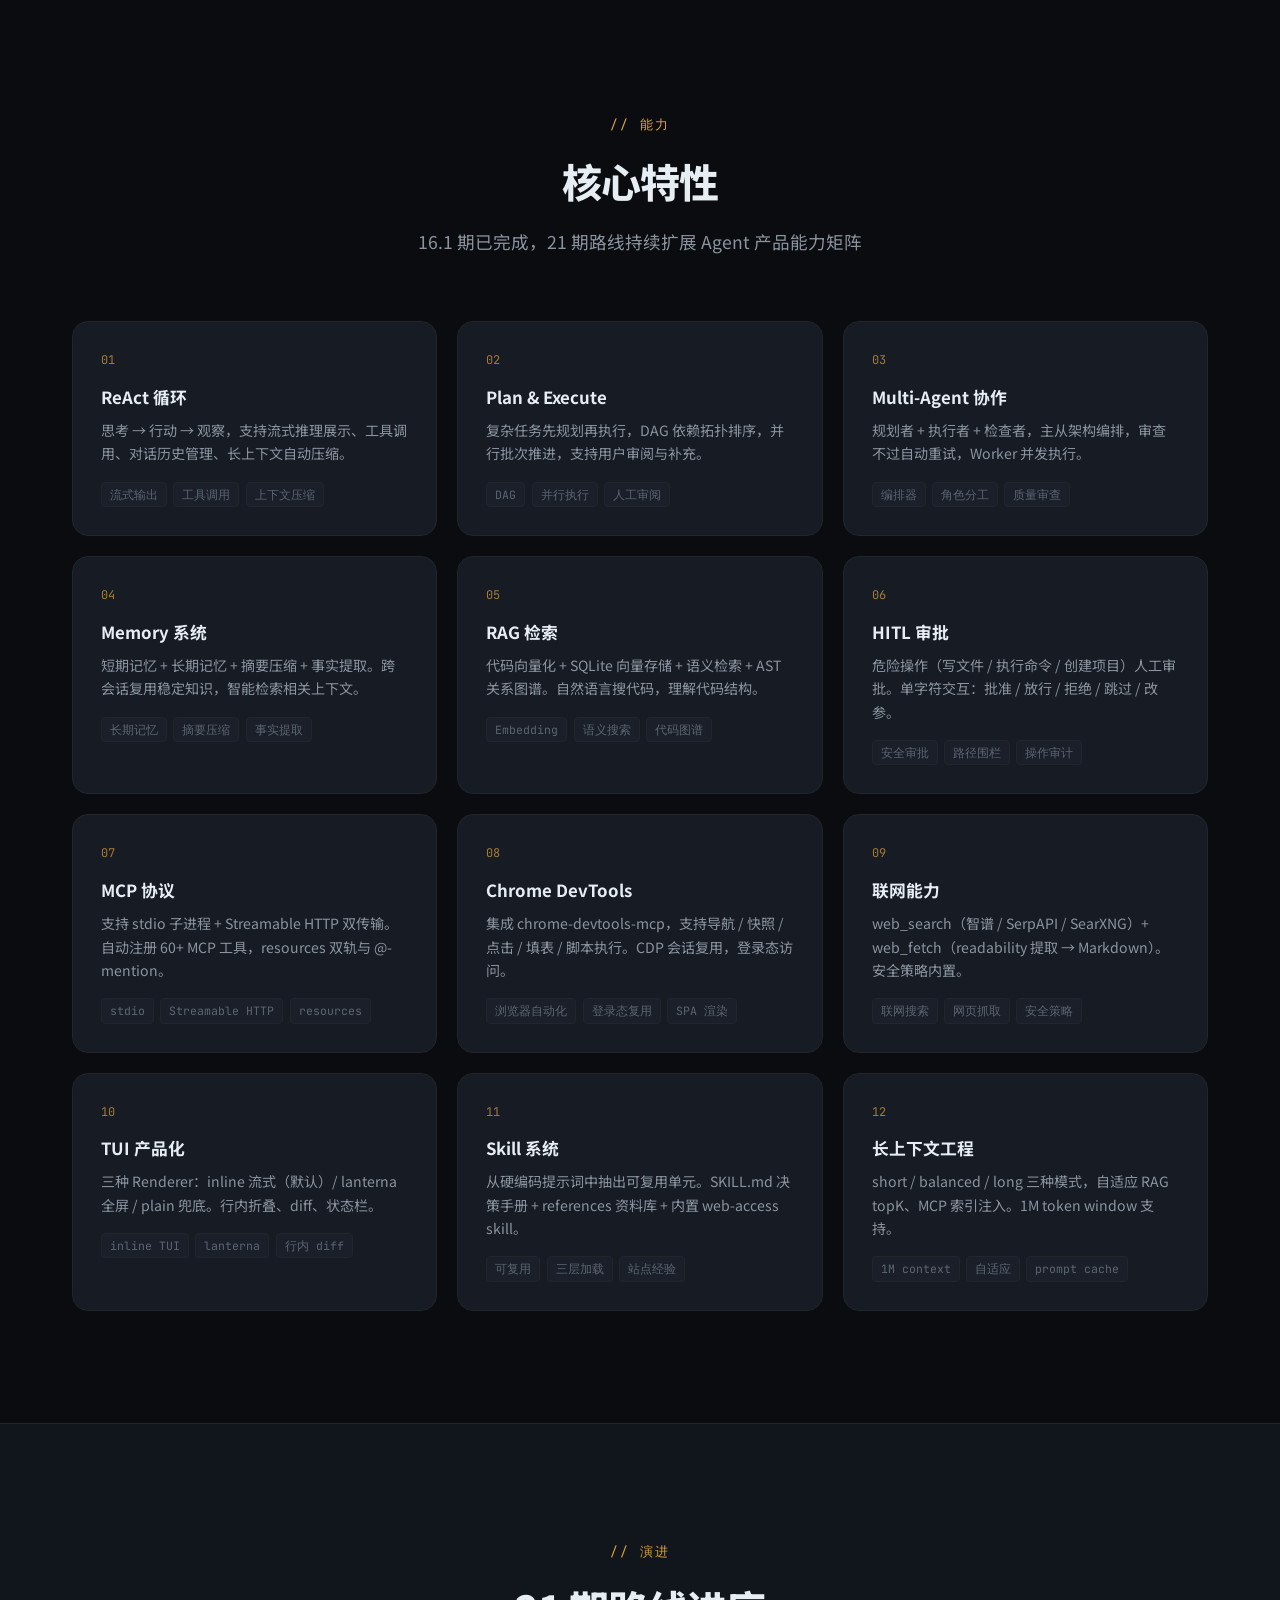
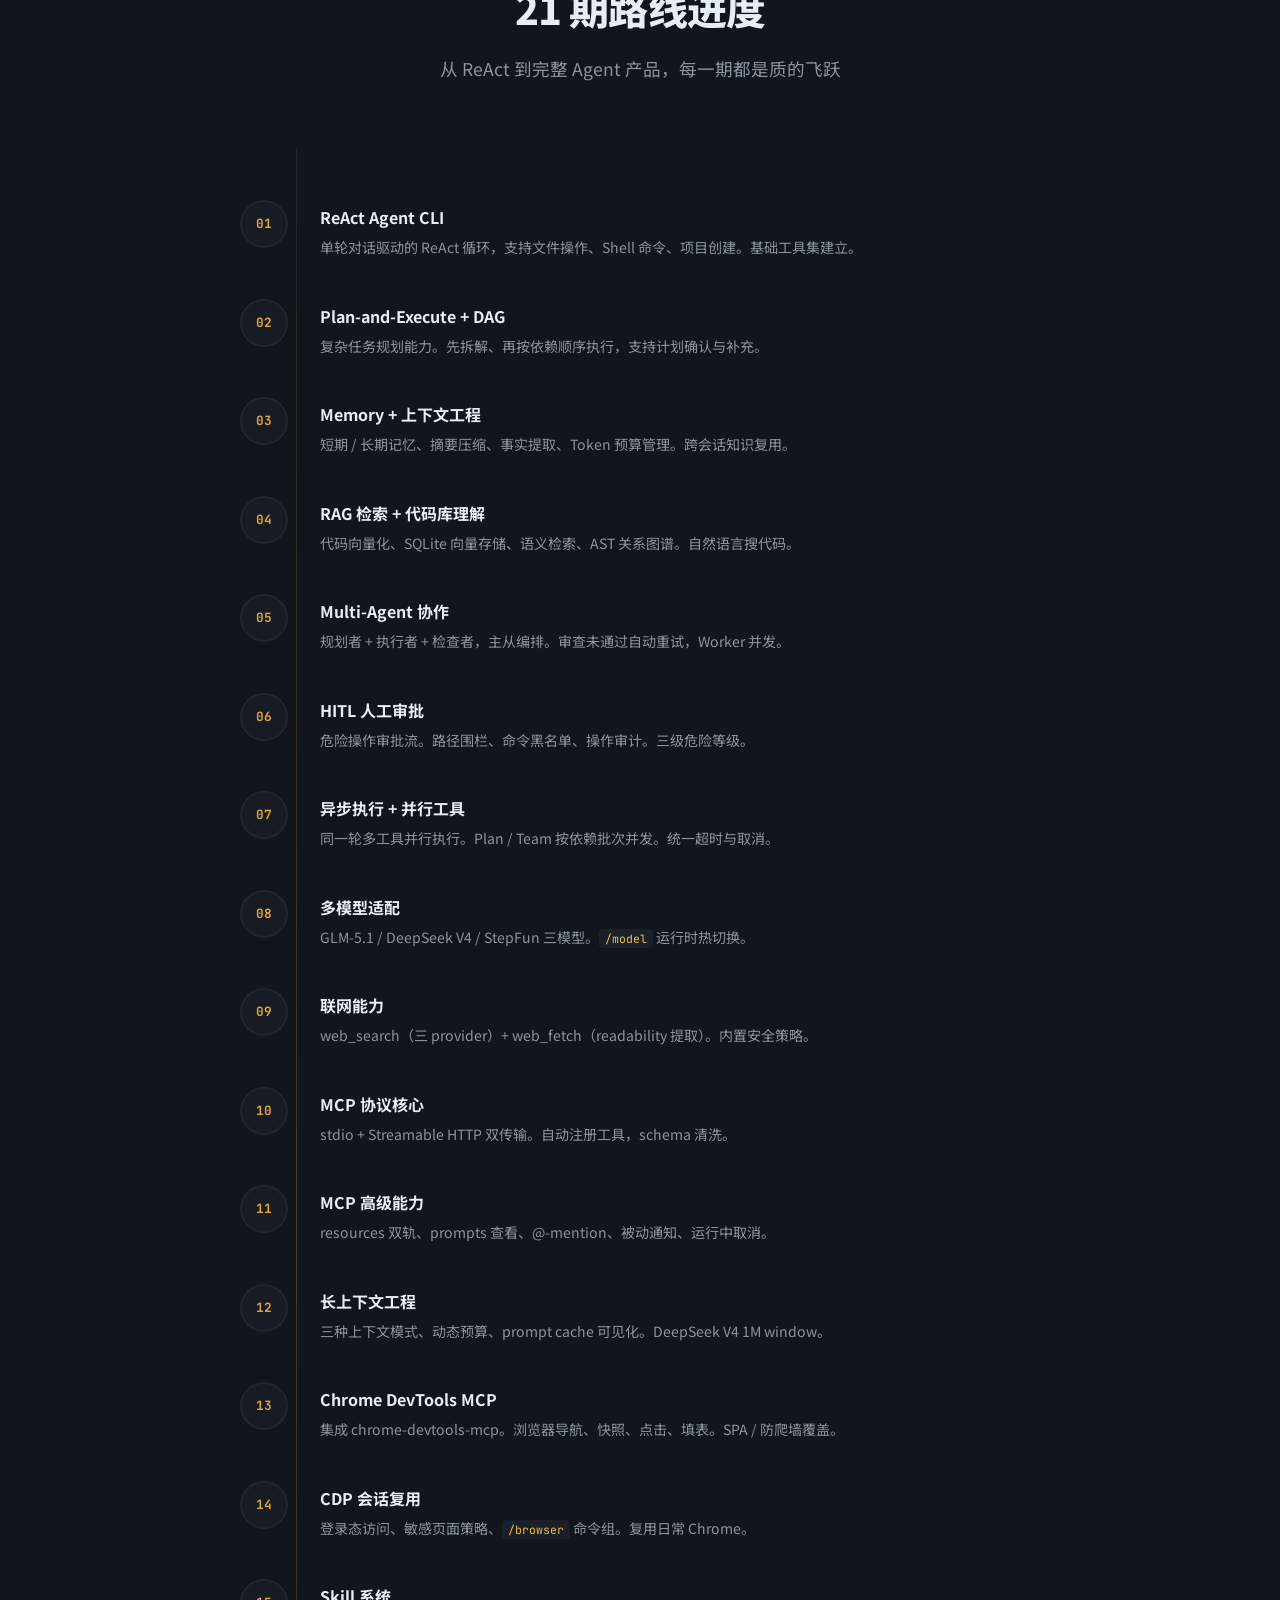
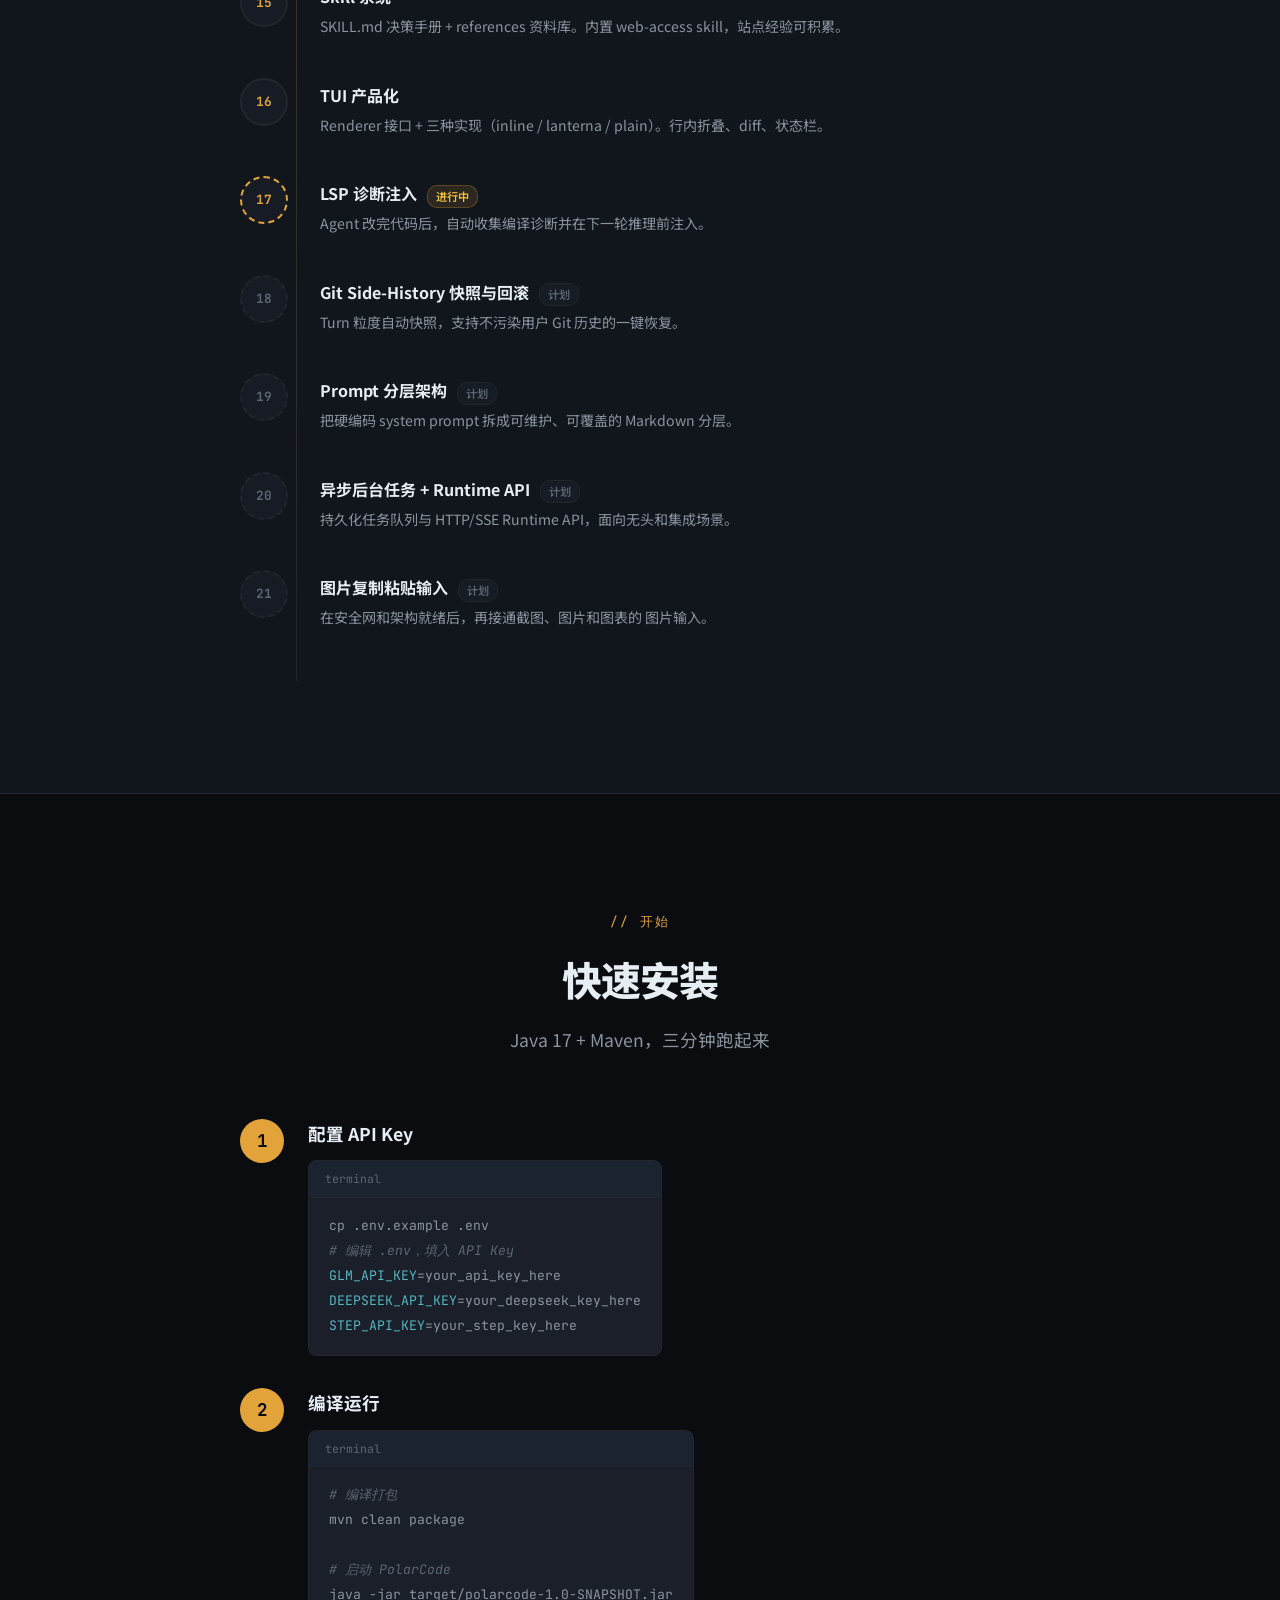
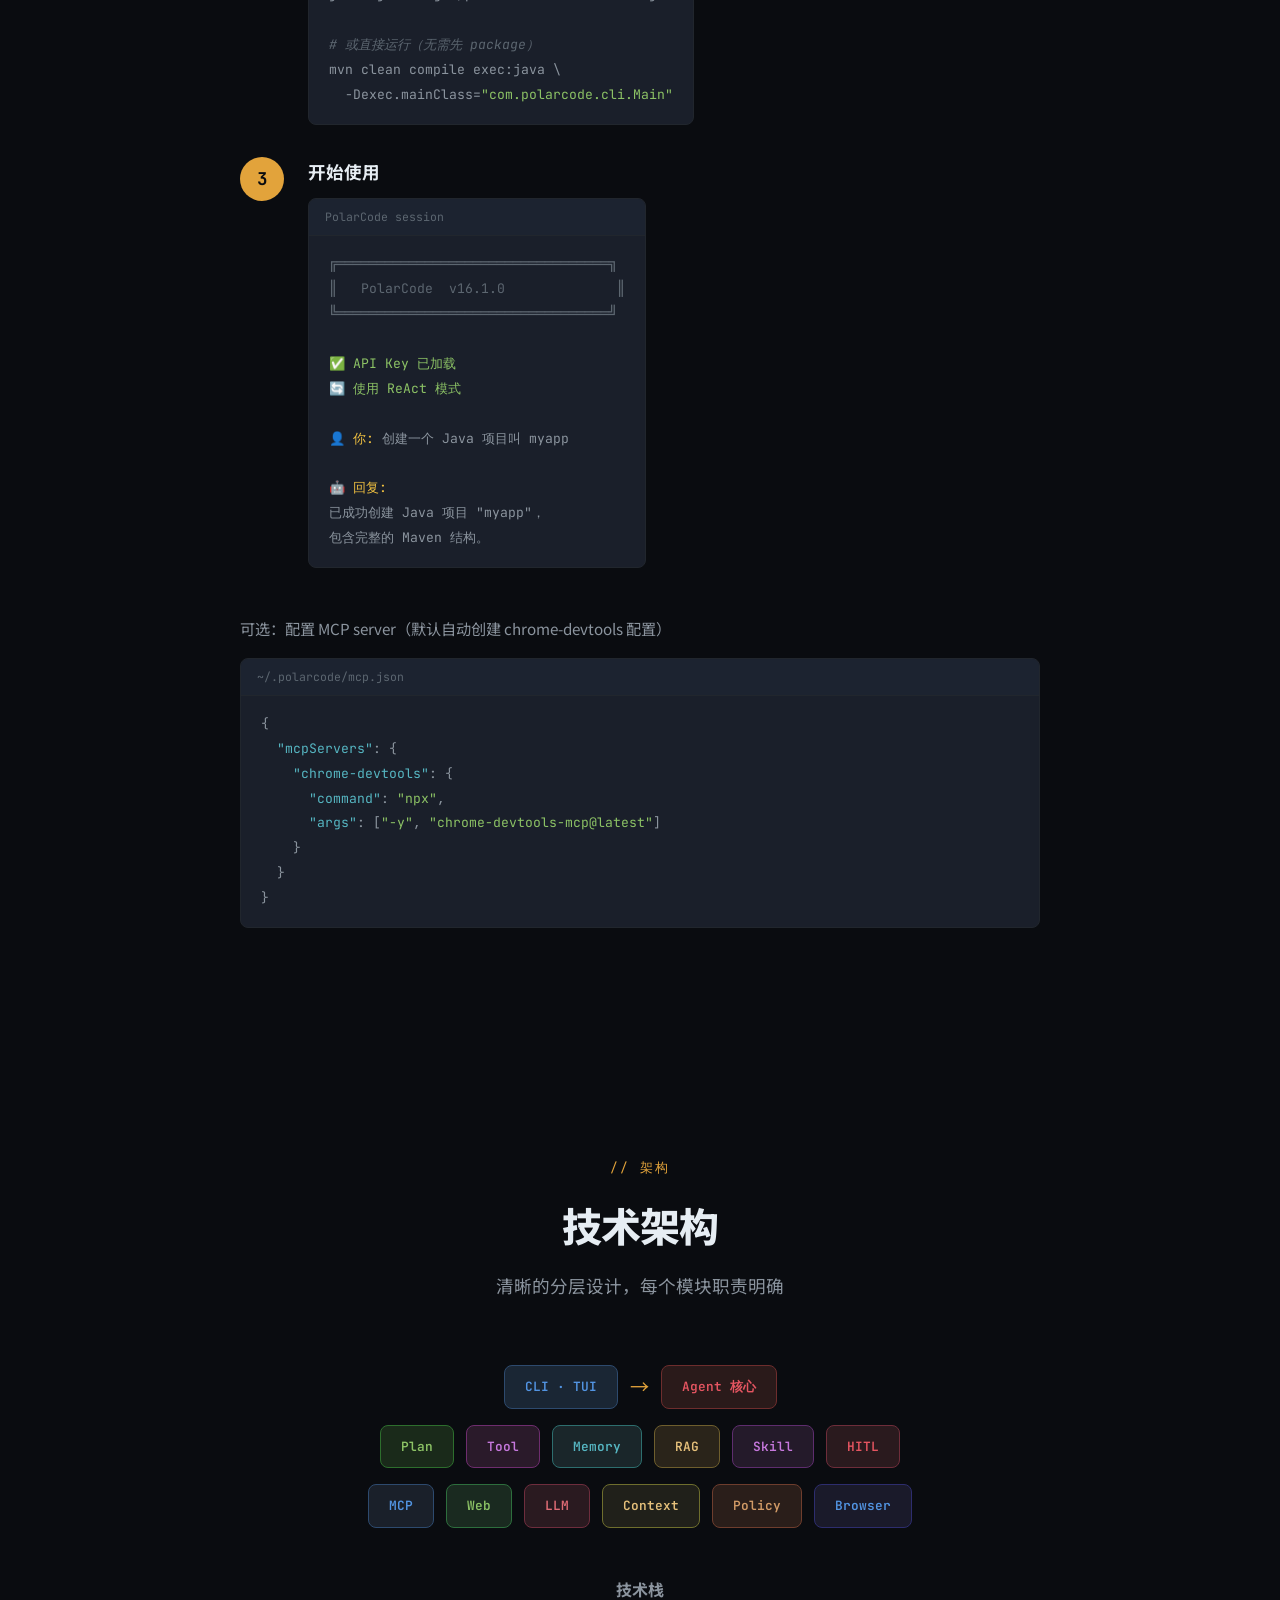
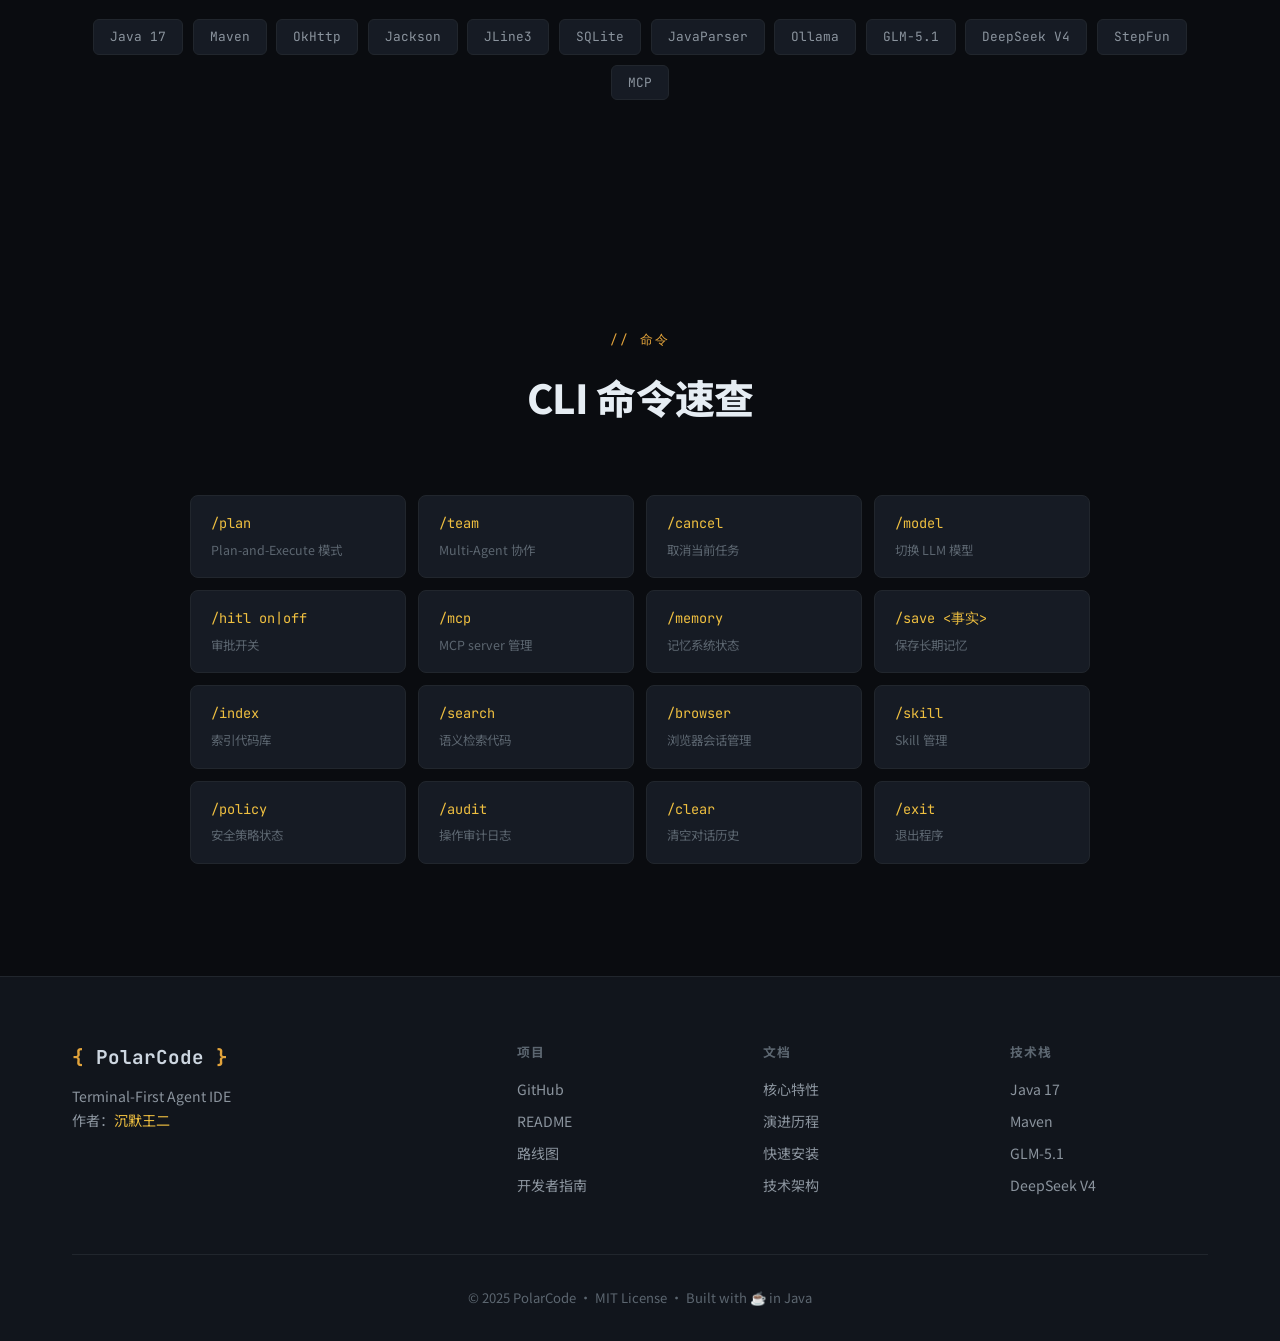
<file: polarcode-main/docs/website/index.html>
<!DOCTYPE html>
<html lang="zh-CN">
<head>
  <meta charset="UTF-8">
  <meta name="viewport" content="width=device-width, initial-scale=1.0">
  <title>PolarCode · Terminal-First Agent IDE</title>
  <meta name="description" content="一个面向商业使用的 Java Agent CLI 产品，对标 Claude Code。从 ReAct 循环持续演进到完整 Agent 产品形态。">
  <link rel="preconnect" href="https://fonts.googleapis.com">
  <link rel="preconnect" href="https://fonts.gstatic.com" crossorigin>
  <link href="https://fonts.googleapis.com/css2?family=JetBrains+Mono:wght@400;500;600;700&family=Noto+Sans+SC:wght@300;400;500;700;900&display=swap" rel="stylesheet">
  <link rel="stylesheet" href="styles.css">
  <link rel="icon" href="data:image/svg+xml,<svg xmlns='http://www.w3.org/2000/svg' viewBox='0 0 100 100'><text y='.9em' font-size='90'>🅿️</text></svg>">
</head>
<body>
  <div class="noise-overlay"></div>

  <!-- Navigation -->
  <nav class="nav" id="nav">
    <div class="nav-inner">
      <a href="#" class="nav-logo">
        <span class="logo-bracket">{</span>
        <span class="logo-text">PolarCode</span>
        <span class="logo-bracket">}</span>
        <span class="logo-version">v16.1</span>
      </a>
      <div class="nav-links">
        <a href="#features">特性</a>
        <a href="#evolution">演进</a>
        <a href="#install">安装</a>
        <a href="#architecture">架构</a>
        <a href="https://github.com/itwanger/polarcode" target="_blank" class="nav-gh" title="GitHub">
          <svg width="18" height="18" viewBox="0 0 16 16" fill="currentColor"><path d="M8 0C3.58 0 0 3.58 0 8c0 3.54 2.29 6.53 5.47 7.59.4.07.55-.17.55-.38 0-.19-.01-.82-.01-1.49-2.01.37-2.53-.49-2.69-.94-.09-.23-.48-.94-.82-1.13-.28-.15-.68-.52-.01-.53.63-.01 1.08.58 1.23.82.72 1.21 1.87.87 2.33.66.07-.52.28-.87.51-1.07-1.78-.2-3.64-.89-3.64-3.95 0-.87.31-1.59.82-2.15-.08-.2-.36-1.02.08-2.12 0 0 .67-.21 2.2.82.64-.18 1.32-.27 2-.27s1.36.09 2 .27c1.53-1.04 2.2-.82 2.2-.82.44 1.1.16 1.92.08 2.12.51.56.82 1.27.82 2.15 0 3.07-1.87 3.75-3.65 3.95.29.25.54.73.54 1.48 0 1.07-.01 1.93-.01 2.2 0 .21.15.46.55.38A8.01 8.01 0 0 0 16 8c0-4.42-3.58-8-8-8"/></svg>
          <span>Star</span>
        </a>
      </div>
    </div>
  </nav>

  <!-- Hero -->
  <section class="hero" id="hero">
    <div class="hero-grid">
      <div class="hero-content">
        <div class="hero-badge">
          <span class="badge-dot"></span>
          第 17 期进行中 · LSP 诊断注入
        </div>
        <h1 class="hero-title">
          <span class="title-line">一个住在终端里的</span>
          <span class="title-line title-accent">Java Agent IDE</span>
        </h1>
        <p class="hero-subtitle">
          PolarCode 是一款基于 Java 的开源命令行智能体，对标 Claude Code。
          从 ReAct 循环出发，已完成 <strong>16.1 期迭代</strong>，演进为支持
          多模型、多 Agent 协作、MCP 协议、浏览器自动化的完整 Agent 产品。
        </p>
        <div class="hero-actions">
          <a href="#install" class="btn btn-primary">
            <span class="btn-icon">↓</span>
            快速安装
          </a>
          <a href="https://github.com/itwanger/polarcode" target="_blank" class="btn btn-secondary">
            <svg width="16" height="16" viewBox="0 0 16 16" fill="currentColor"><path d="M8 0C3.58 0 0 3.58 0 8c0 3.54 2.29 6.53 5.47 7.59.4.07.55-.17.55-.38 0-.19-.01-.82-.01-1.49-2.01.37-2.53-.49-2.69-.94-.09-.23-.48-.94-.82-1.13-.28-.15-.68-.52-.01-.53.63-.01 1.08.58 1.23.82.72 1.21 1.87.87 2.33.66.07-.52.28-.87.51-1.07-1.78-.2-3.64-.89-3.64-3.95 0-.87.31-1.59.82-2.15-.08-.2-.36-1.02.08-2.12 0 0 .67-.21 2.2.82.64-.18 1.32-.27 2-.27s1.36.09 2 .27c1.53-1.04 2.2-.82 2.2-.82.44 1.1.16 1.92.08 2.12.51.56.82 1.27.82 2.15 0 3.07-1.87 3.75-3.65 3.95.29.25.54.73.54 1.48 0 1.07-.01 1.93-.01 2.2 0 .21.15.46.55.38A8.01 8.01 0 0 0 16 8c0-4.42-3.58-8-8-8"/></svg>
            GitHub
          </a>
        </div>
        <div class="hero-stats">
          <div class="stat">
            <span class="stat-number">17</span>
            <span class="stat-label">迭代期数</span>
          </div>
          <div class="stat">
            <span class="stat-number">3+</span>
            <span class="stat-label">LLM 模型</span>
          </div>
          <div class="stat">
            <span class="stat-number">60+</span>
            <span class="stat-label">MCP 工具</span>
          </div>
          <div class="stat">
            <span class="stat-number">v16.1</span>
            <span class="stat-label">最新版本</span>
          </div>
        </div>
      </div>
      <div class="hero-terminal">
        <div class="terminal-window">
          <div class="terminal-header">
            <span class="terminal-dot dot-red"></span>
            <span class="terminal-dot dot-yellow"></span>
            <span class="terminal-dot dot-green"></span>
            <span class="terminal-title">PolarCode — zsh</span>
          </div>
          <div class="terminal-body">
            <div class="terminal-line"><span class="t-prompt">$</span> java -jar polarcode.jar</div>
            <div class="terminal-line t-dim">╔══════════════════════════════════╗</div>
            <div class="terminal-line t-dim">║   <span class="t-accent">██████╗  █████╗ ██╗ ██████╗██╗</span> ║</div>
            <div class="terminal-line t-dim">║   <span class="t-accent">██╔══██╗██╔══██╗██║██╔════╝██║</span> ║</div>
            <div class="terminal-line t-dim">║   <span class="t-accent">██████╔╝███████║██║██║     ██║</span> ║</div>
            <div class="terminal-line t-dim">║   <span class="t-accent">██╔═══╝ ██╔══██║██║██║     ██║</span> ║</div>
            <div class="terminal-line t-dim">║   <span class="t-accent">██║     ██║  ██║██║╚██████╗██║</span> ║</div>
            <div class="terminal-line t-dim">╚══════════════════════════════════╝</div>
            <div class="terminal-line t-green">✅ API Key 已加载</div>
            <div class="terminal-line t-green">🔄 使用 ReAct 模式</div>
            <div class="terminal-line"><span class="t-prompt">👤 你:</span> <span class="t-cursor">▊</span></div>
          </div>
        </div>
      </div>
    </div>
  </section>

  <!-- What is PolarCode -->
  <section class="section section-about" id="about">
    <div class="container">
      <div class="section-header">
        <span class="section-label">// 关于</span>
        <h2>什么是 PolarCode？</h2>
      </div>
      <div class="about-grid">
        <div class="about-card">
          <div class="about-icon">🎯</div>
          <h3>对标 Claude Code</h3>
          <p>以 Claude Code 为产品标杆，打造 Java 生态下最强大的终端 Agent。从第 1 期 ReAct 单代理循环，一路演进到第 16 期 TUI 产品化。</p>
        </div>
        <div class="about-card">
          <div class="about-icon">☕</div>
          <h3>纯 Java 实现</h3>
          <p>基于 Java 17 + Maven 构建，零外部运行时依赖。OkHttp 做 HTTP 通信，Jackson 序列化，JLine3 做终端交互，SQLite 持久化。</p>
        </div>
        <div class="about-card">
          <div class="about-icon">🧠</div>
          <h3>多模型支持</h3>
          <p>内置 GLM-5.1（200K）、DeepSeek V4（1M）、StepFun（256K）三个 LLM 客户端，<code>/model</code> 命令运行时热切换。</p>
        </div>
        <div class="about-card">
          <div class="about-icon">🛡️</div>
          <h3>安全可审计</h3>
          <p>HITL 人工审批 + 路径围栏 + 命令黑名单 + 操作审计。不是沙箱，但提供生产可用的安全模型。</p>
        </div>
      </div>
    </div>
  </section>

  <!-- Features -->
  <section class="section section-features" id="features">
    <div class="container">
      <div class="section-header">
        <span class="section-label">// 能力</span>
        <h2>核心特性</h2>
        <p class="section-desc">16.1 期已完成，21 期路线持续扩展 Agent 产品能力矩阵</p>
      </div>
      <div class="features-grid">
        <div class="feature-card">
          <div class="feature-number">01</div>
          <h3>ReAct 循环</h3>
          <p>思考 → 行动 → 观察，支持流式推理展示、工具调用、对话历史管理、长上下文自动压缩。</p>
          <div class="feature-tags">
            <span>流式输出</span><span>工具调用</span><span>上下文压缩</span>
          </div>
        </div>
        <div class="feature-card">
          <div class="feature-number">02</div>
          <h3>Plan & Execute</h3>
          <p>复杂任务先规划再执行，DAG 依赖拓扑排序，并行批次推进，支持用户审阅与补充。</p>
          <div class="feature-tags">
            <span>DAG</span><span>并行执行</span><span>人工审阅</span>
          </div>
        </div>
        <div class="feature-card">
          <div class="feature-number">03</div>
          <h3>Multi-Agent 协作</h3>
          <p>规划者 + 执行者 + 检查者，主从架构编排，审查不过自动重试，Worker 并发执行。</p>
          <div class="feature-tags">
            <span>编排器</span><span>角色分工</span><span>质量审查</span>
          </div>
        </div>
        <div class="feature-card">
          <div class="feature-number">04</div>
          <h3>Memory 系统</h3>
          <p>短期记忆 + 长期记忆 + 摘要压缩 + 事实提取。跨会话复用稳定知识，智能检索相关上下文。</p>
          <div class="feature-tags">
            <span>长期记忆</span><span>摘要压缩</span><span>事实提取</span>
          </div>
        </div>
        <div class="feature-card">
          <div class="feature-number">05</div>
          <h3>RAG 检索</h3>
          <p>代码向量化 + SQLite 向量存储 + 语义检索 + AST 关系图谱。自然语言搜代码，理解代码结构。</p>
          <div class="feature-tags">
            <span>Embedding</span><span>语义搜索</span><span>代码图谱</span>
          </div>
        </div>
        <div class="feature-card">
          <div class="feature-number">06</div>
          <h3>HITL 审批</h3>
          <p>危险操作（写文件 / 执行命令 / 创建项目）人工审批。单字符交互：批准 / 放行 / 拒绝 / 跳过 / 改参。</p>
          <div class="feature-tags">
            <span>安全审批</span><span>路径围栏</span><span>操作审计</span>
          </div>
        </div>
        <div class="feature-card">
          <div class="feature-number">07</div>
          <h3>MCP 协议</h3>
          <p>支持 stdio 子进程 + Streamable HTTP 双传输。自动注册 60+ MCP 工具，resources 双轨与 @-mention。</p>
          <div class="feature-tags">
            <span>stdio</span><span>Streamable HTTP</span><span>resources</span>
          </div>
        </div>
        <div class="feature-card">
          <div class="feature-number">08</div>
          <h3>Chrome DevTools</h3>
          <p>集成 chrome-devtools-mcp，支持导航 / 快照 / 点击 / 填表 / 脚本执行。CDP 会话复用，登录态访问。</p>
          <div class="feature-tags">
            <span>浏览器自动化</span><span>登录态复用</span><span>SPA 渲染</span>
          </div>
        </div>
        <div class="feature-card">
          <div class="feature-number">09</div>
          <h3>联网能力</h3>
          <p>web_search（智谱 / SerpAPI / SearXNG）+ web_fetch（readability 提取 → Markdown）。安全策略内置。</p>
          <div class="feature-tags">
            <span>联网搜索</span><span>网页抓取</span><span>安全策略</span>
          </div>
        </div>
        <div class="feature-card">
          <div class="feature-number">10</div>
          <h3>TUI 产品化</h3>
          <p>三种 Renderer：inline 流式（默认）/ lanterna 全屏 / plain 兜底。行内折叠、diff、状态栏。</p>
          <div class="feature-tags">
            <span>inline TUI</span><span>lanterna</span><span>行内 diff</span>
          </div>
        </div>
        <div class="feature-card">
          <div class="feature-number">11</div>
          <h3>Skill 系统</h3>
          <p>从硬编码提示词中抽出可复用单元。SKILL.md 决策手册 + references 资料库 + 内置 web-access skill。</p>
          <div class="feature-tags">
            <span>可复用</span><span>三层加载</span><span>站点经验</span>
          </div>
        </div>
        <div class="feature-card">
          <div class="feature-number">12</div>
          <h3>长上下文工程</h3>
          <p>short / balanced / long 三种模式，自适应 RAG topK、MCP 索引注入。1M token window 支持。</p>
          <div class="feature-tags">
            <span>1M context</span><span>自适应</span><span>prompt cache</span>
          </div>
        </div>
      </div>
    </div>
  </section>

  <!-- Evolution -->
  <section class="section section-evolution" id="evolution">
    <div class="container">
      <div class="section-header">
        <span class="section-label">// 演进</span>
        <h2>21 期路线进度</h2>
        <p class="section-desc">从 ReAct 到完整 Agent 产品，每一期都是质的飞跃</p>
      </div>
      <div class="timeline">
        <div class="timeline-line"></div>
        <div class="timeline-items">
          <div class="tl-item">
            <div class="tl-marker"><span>01</span></div>
            <div class="tl-content">
              <h4>ReAct Agent CLI</h4>
              <p>单轮对话驱动的 ReAct 循环，支持文件操作、Shell 命令、项目创建。基础工具集建立。</p>
            </div>
          </div>
          <div class="tl-item">
            <div class="tl-marker"><span>02</span></div>
            <div class="tl-content">
              <h4>Plan-and-Execute + DAG</h4>
              <p>复杂任务规划能力。先拆解、再按依赖顺序执行，支持计划确认与补充。</p>
            </div>
          </div>
          <div class="tl-item">
            <div class="tl-marker"><span>03</span></div>
            <div class="tl-content">
              <h4>Memory + 上下文工程</h4>
              <p>短期 / 长期记忆、摘要压缩、事实提取、Token 预算管理。跨会话知识复用。</p>
            </div>
          </div>
          <div class="tl-item">
            <div class="tl-marker"><span>04</span></div>
            <div class="tl-content">
              <h4>RAG 检索 + 代码库理解</h4>
              <p>代码向量化、SQLite 向量存储、语义检索、AST 关系图谱。自然语言搜代码。</p>
            </div>
          </div>
          <div class="tl-item">
            <div class="tl-marker"><span>05</span></div>
            <div class="tl-content">
              <h4>Multi-Agent 协作</h4>
              <p>规划者 + 执行者 + 检查者，主从编排。审查未通过自动重试，Worker 并发。</p>
            </div>
          </div>
          <div class="tl-item">
            <div class="tl-marker"><span>06</span></div>
            <div class="tl-content">
              <h4>HITL 人工审批</h4>
              <p>危险操作审批流。路径围栏、命令黑名单、操作审计。三级危险等级。</p>
            </div>
          </div>
          <div class="tl-item">
            <div class="tl-marker"><span>07</span></div>
            <div class="tl-content">
              <h4>异步执行 + 并行工具</h4>
              <p>同一轮多工具并行执行。Plan / Team 按依赖批次并发。统一超时与取消。</p>
            </div>
          </div>
          <div class="tl-item">
            <div class="tl-marker"><span>08</span></div>
            <div class="tl-content">
              <h4>多模型适配</h4>
              <p>GLM-5.1 / DeepSeek V4 / StepFun 三模型。<code>/model</code> 运行时热切换。</p>
            </div>
          </div>
          <div class="tl-item">
            <div class="tl-marker"><span>09</span></div>
            <div class="tl-content">
              <h4>联网能力</h4>
              <p>web_search（三 provider）+ web_fetch（readability 提取）。内置安全策略。</p>
            </div>
          </div>
          <div class="tl-item">
            <div class="tl-marker"><span>10</span></div>
            <div class="tl-content">
              <h4>MCP 协议核心</h4>
              <p>stdio + Streamable HTTP 双传输。自动注册工具，schema 清洗。</p>
            </div>
          </div>
          <div class="tl-item">
            <div class="tl-marker"><span>11</span></div>
            <div class="tl-content">
              <h4>MCP 高级能力</h4>
              <p>resources 双轨、prompts 查看、@-mention、被动通知、运行中取消。</p>
            </div>
          </div>
          <div class="tl-item">
            <div class="tl-marker"><span>12</span></div>
            <div class="tl-content">
              <h4>长上下文工程</h4>
              <p>三种上下文模式、动态预算、prompt cache 可见化。DeepSeek V4 1M window。</p>
            </div>
          </div>
          <div class="tl-item">
            <div class="tl-marker"><span>13</span></div>
            <div class="tl-content">
              <h4>Chrome DevTools MCP</h4>
              <p>集成 chrome-devtools-mcp。浏览器导航、快照、点击、填表。SPA / 防爬墙覆盖。</p>
            </div>
          </div>
          <div class="tl-item">
            <div class="tl-marker"><span>14</span></div>
            <div class="tl-content">
              <h4>CDP 会话复用</h4>
              <p>登录态访问、敏感页面策略、<code>/browser</code> 命令组。复用日常 Chrome。</p>
            </div>
          </div>
          <div class="tl-item">
            <div class="tl-marker"><span>15</span></div>
            <div class="tl-content">
              <h4>Skill 系统</h4>
              <p>SKILL.md 决策手册 + references 资料库。内置 web-access skill，站点经验可积累。</p>
            </div>
          </div>
          <div class="tl-item">
            <div class="tl-marker"><span>16</span></div>
            <div class="tl-content">
              <h4>TUI 产品化</h4>
              <p>Renderer 接口 + 三种实现（inline / lanterna / plain）。行内折叠、diff、状态栏。</p>
            </div>
          </div>
          <div class="tl-item tl-item-next">
            <div class="tl-marker tl-marker-next"><span>17</span></div>
            <div class="tl-content">
              <h4>LSP 诊断注入 <span class="tl-badge">进行中</span></h4>
              <p>Agent 改完代码后，自动收集编译诊断并在下一轮推理前注入。</p>
            </div>
          </div>
          <div class="tl-item tl-item-planned">
            <div class="tl-marker tl-marker-planned"><span>18</span></div>
            <div class="tl-content">
              <h4>Git Side-History 快照与回滚 <span class="tl-badge tl-badge-planned">计划</span></h4>
              <p>Turn 粒度自动快照，支持不污染用户 Git 历史的一键恢复。</p>
            </div>
          </div>
          <div class="tl-item tl-item-planned">
            <div class="tl-marker tl-marker-planned"><span>19</span></div>
            <div class="tl-content">
              <h4>Prompt 分层架构 <span class="tl-badge tl-badge-planned">计划</span></h4>
              <p>把硬编码 system prompt 拆成可维护、可覆盖的 Markdown 分层。</p>
            </div>
          </div>
          <div class="tl-item tl-item-planned">
            <div class="tl-marker tl-marker-planned"><span>20</span></div>
            <div class="tl-content">
              <h4>异步后台任务 + Runtime API <span class="tl-badge tl-badge-planned">计划</span></h4>
              <p>持久化任务队列与 HTTP/SSE Runtime API，面向无头和集成场景。</p>
            </div>
          </div>
          <div class="tl-item tl-item-planned">
            <div class="tl-marker tl-marker-planned"><span>21</span></div>
            <div class="tl-content">
              <h4>图片复制粘贴输入 <span class="tl-badge tl-badge-planned">计划</span></h4>
              <p>在安全网和架构就绪后，再接通截图、图片和图表的 图片输入。</p>
            </div>
          </div>
        </div>
      </div>
    </div>
  </section>

  <!-- Install -->
  <section class="section section-install" id="install">
    <div class="container">
      <div class="section-header">
        <span class="section-label">// 开始</span>
        <h2>快速安装</h2>
        <p class="section-desc">Java 17 + Maven，三分钟跑起来</p>
      </div>
      <div class="install-steps">
        <div class="install-step">
          <div class="step-number">1</div>
          <div class="step-content">
            <h4>配置 API Key</h4>
            <div class="code-block">
              <div class="code-header"><span>terminal</span></div>
              <pre><code>cp .env.example .env
<span class="c-comment"># 编辑 .env，填入 API Key</span>
<span class="c-key">GLM_API_KEY</span>=your_api_key_here
<span class="c-key">DEEPSEEK_API_KEY</span>=your_deepseek_key_here
<span class="c-key">STEP_API_KEY</span>=your_step_key_here</code></pre>
            </div>
          </div>
        </div>
        <div class="install-step">
          <div class="step-number">2</div>
          <div class="step-content">
            <h4>编译运行</h4>
            <div class="code-block">
              <div class="code-header"><span>terminal</span></div>
              <pre><code><span class="c-comment"># 编译打包</span>
mvn clean package

<span class="c-comment"># 启动 PolarCode</span>
java -jar target/polarcode-1.0-SNAPSHOT.jar

<span class="c-comment"># 或直接运行（无需先 package）</span>
mvn clean compile exec:java \
  -Dexec.mainClass=<span class="c-string">"com.polarcode.cli.Main"</span></code></pre>
            </div>
          </div>
        </div>
        <div class="install-step">
          <div class="step-number">3</div>
          <div class="step-content">
            <h4>开始使用</h4>
            <div class="code-block">
              <div class="code-header"><span>PolarCode session</span></div>
              <pre><code><span class="c-dim">╔══════════════════════════════════╗
║   PolarCode  v16.1.0              ║
╚══════════════════════════════════╝</span>

✅ <span class="c-green">API Key 已加载</span>
🔄 <span class="c-green">使用 ReAct 模式</span>

<span class="c-prompt">👤 你:</span> 创建一个 Java 项目叫 myapp

<span class="c-prompt">🤖 回复:</span>
已成功创建 Java 项目 "myapp"，
包含完整的 Maven 结构。</code></pre>
            </div>
          </div>
        </div>
      </div>
      <div class="install-extra">
        <p>可选：配置 MCP server（默认自动创建 chrome-devtools 配置）</p>
        <div class="code-block">
          <div class="code-header"><span>~/.polarcode/mcp.json</span></div>
          <pre><code>{
  <span class="c-key">"mcpServers"</span>: {
    <span class="c-key">"chrome-devtools"</span>: {
      <span class="c-key">"command"</span>: <span class="c-string">"npx"</span>,
      <span class="c-key">"args"</span>: [<span class="c-string">"-y"</span>, <span class="c-string">"chrome-devtools-mcp@latest"</span>]
    }
  }
}</code></pre>
        </div>
      </div>
    </div>
  </section>

  <!-- Architecture -->
  <section class="section section-arch" id="architecture">
    <div class="container">
      <div class="section-header">
        <span class="section-label">// 架构</span>
        <h2>技术架构</h2>
        <p class="section-desc">清晰的分层设计，每个模块职责明确</p>
      </div>
      <div class="arch-diagram">
        <div class="arch-layer arch-layer-top">
          <div class="arch-box arch-cli">CLI · TUI</div>
          <div class="arch-arrow">→</div>
          <div class="arch-box arch-agent">Agent 核心</div>
        </div>
        <div class="arch-layer arch-layer-mid">
          <div class="arch-box arch-plan">Plan</div>
          <div class="arch-box arch-tool">Tool</div>
          <div class="arch-box arch-memory">Memory</div>
          <div class="arch-box arch-rag">RAG</div>
          <div class="arch-box arch-skill">Skill</div>
          <div class="arch-box arch-hitl">HITL</div>
        </div>
        <div class="arch-layer arch-layer-bot">
          <div class="arch-box arch-mcp">MCP</div>
          <div class="arch-box arch-web">Web</div>
          <div class="arch-box arch-llm">LLM</div>
          <div class="arch-box arch-context">Context</div>
          <div class="arch-box arch-policy">Policy</div>
          <div class="arch-box arch-browser">Browser</div>
        </div>
      </div>
      <div class="tech-stack">
        <h4>技术栈</h4>
        <div class="tech-tags">
          <span>Java 17</span><span>Maven</span><span>OkHttp</span><span>Jackson</span>
          <span>JLine3</span><span>SQLite</span><span>JavaParser</span><span>Ollama</span>
          <span>GLM-5.1</span><span>DeepSeek V4</span><span>StepFun</span><span>MCP</span>
        </div>
      </div>
    </div>
  </section>

  <!-- Commands Reference -->
  <section class="section section-commands" id="commands">
    <div class="container">
      <div class="section-header">
        <span class="section-label">// 命令</span>
        <h2>CLI 命令速查</h2>
      </div>
      <div class="commands-grid">
        <div class="cmd-card">
          <code>/plan</code>
          <span>Plan-and-Execute 模式</span>
        </div>
        <div class="cmd-card">
          <code>/team</code>
          <span>Multi-Agent 协作</span>
        </div>
        <div class="cmd-card">
          <code>/cancel</code>
          <span>取消当前任务</span>
        </div>
        <div class="cmd-card">
          <code>/model</code>
          <span>切换 LLM 模型</span>
        </div>
        <div class="cmd-card">
          <code>/hitl on|off</code>
          <span>审批开关</span>
        </div>
        <div class="cmd-card">
          <code>/mcp</code>
          <span>MCP server 管理</span>
        </div>
        <div class="cmd-card">
          <code>/memory</code>
          <span>记忆系统状态</span>
        </div>
        <div class="cmd-card">
          <code>/save &lt;事实&gt;</code>
          <span>保存长期记忆</span>
        </div>
        <div class="cmd-card">
          <code>/index</code>
          <span>索引代码库</span>
        </div>
        <div class="cmd-card">
          <code>/search</code>
          <span>语义检索代码</span>
        </div>
        <div class="cmd-card">
          <code>/browser</code>
          <span>浏览器会话管理</span>
        </div>
        <div class="cmd-card">
          <code>/skill</code>
          <span>Skill 管理</span>
        </div>
        <div class="cmd-card">
          <code>/policy</code>
          <span>安全策略状态</span>
        </div>
        <div class="cmd-card">
          <code>/audit</code>
          <span>操作审计日志</span>
        </div>
        <div class="cmd-card">
          <code>/clear</code>
          <span>清空对话历史</span>
        </div>
        <div class="cmd-card">
          <code>/exit</code>
          <span>退出程序</span>
        </div>
      </div>
    </div>
  </section>

  <!-- Footer -->
  <footer class="footer">
    <div class="container">
      <div class="footer-grid">
        <div class="footer-brand">
          <div class="footer-logo">
            <span class="logo-bracket">{</span>
            <span>PolarCode</span>
            <span class="logo-bracket">}</span>
          </div>
          <p>Terminal-First Agent IDE<br>作者：<a href="https://github.com/itwanger" target="_blank">沉默王二</a></p>
        </div>
        <div class="footer-links">
          <h5>项目</h5>
          <a href="https://github.com/itwanger/polarcode" target="_blank">GitHub</a>
          <a href="https://github.com/itwanger/polarcode/blob/main/README.md" target="_blank">README</a>
          <a href="https://github.com/itwanger/polarcode/blob/main/ROADMAP.md" target="_blank">路线图</a>
          <a href="https://github.com/itwanger/polarcode/blob/main/AGENTS.md" target="_blank">开发者指南</a>
        </div>
        <div class="footer-links">
          <h5>文档</h5>
          <a href="#features">核心特性</a>
          <a href="#evolution">演进历程</a>
          <a href="#install">快速安装</a>
          <a href="#architecture">技术架构</a>
        </div>
        <div class="footer-links">
          <h5>技术栈</h5>
          <span>Java 17</span>
          <span>Maven</span>
          <span>GLM-5.1</span>
          <span>DeepSeek V4</span>
        </div>
      </div>
      <div class="footer-bottom">
        <p>&copy; 2025 PolarCode · MIT License · Built with ☕ in Java</p>
      </div>
    </div>
  </footer>

  <script src="script.js"></script>
</body>
</html>
</file>
<file: polarcode-main/docs/website/styles.css>
/* ═══════════════════════════════════════════════════════
   PolarCode · Terminal-First Agent IDE — 官方网站样式
   Design: 终端暗色主题 + 琥珀金强调 + 代码美学
   ═══════════════════════════════════════════════════════ */

/* ── CSS Variables ─────────────────────────────── */
:root {
  --bg-primary: #0a0c10;
  --bg-secondary: #11151c;
  --bg-card: #161b24;
  --bg-code: #1a1f2a;
  --bg-terminal: #0d1117;
  --bg-nav: rgba(10, 12, 16, 0.92);

  --border: #21262d;
  --border-hover: #30363d;

  --text-primary: #cdd6e0;
  --text-secondary: #8b949e;
  --text-muted: #5c6670;

  --accent: #e2a33b;
  --accent-soft: #e2a33b22;
  --accent-glow: #e2a33b44;
  --accent-text: #f0c040;

  --blue: #5294e2;
  --green: #8cc265;
  --green-dim: #8cc26588;
  --red: #e55561;
  --yellow: #e5c07b;
  --purple: #c678dd;
  --cyan: #56b6c2;

  --font-mono: 'JetBrains Mono', 'Fira Code', 'Cascadia Code', monospace;
  --font-sans: 'Noto Sans SC', -apple-system, BlinkMacSystemFont, 'Segoe UI', sans-serif;

  --radius: 8px;
  --radius-lg: 16px;
  --transition: 0.25s cubic-bezier(0.4, 0, 0.2, 1);
  --transition-slow: 0.5s cubic-bezier(0.4, 0, 0.2, 1);

  --max-width: 1200px;
  --nav-height: 64px;
}

/* ── Reset & Base ──────────────────────────────── */
*, *::before, *::after {
  box-sizing: border-box;
  margin: 0;
  padding: 0;
}

html {
  scroll-behavior: smooth;
  scroll-padding-top: var(--nav-height);
}

body {
  font-family: var(--font-sans);
  background: var(--bg-primary);
  color: var(--text-primary);
  line-height: 1.7;
  -webkit-font-smoothing: antialiased;
  -moz-osx-font-smoothing: grayscale;
  overflow-x: hidden;
}

a {
  color: var(--blue);
  text-decoration: none;
  transition: color var(--transition);
}
a:hover { color: var(--accent-text); }

code {
  font-family: var(--font-mono);
  font-size: 0.9em;
  background: var(--bg-code);
  padding: 2px 6px;
  border-radius: 4px;
  color: var(--accent-text);
}

strong { color: #e6edf3; font-weight: 600; }

img { max-width: 100%; }

/* ── Noise Overlay ─────────────────────────────── */
.noise-overlay {
  position: fixed;
  top: 0; left: 0; right: 0; bottom: 0;
  opacity: 0.025;
  pointer-events: none;
  z-index: 9999;
  background-image: url("data:image/svg+xml,%3Csvg viewBox='0 0 256 256' xmlns='http://www.w3.org/2000/svg'%3E%3Cfilter id='noise'%3E%3CfeTurbulence type='fractalNoise' baseFrequency='0.9' numOctaves='4' stitchTiles='stitch'/%3E%3C/filter%3E%3Crect width='100%25' height='100%25' filter='url(%23noise)'/%3E%3C/svg%3E");
  background-size: 256px 256px;
}

/* ── Container ─────────────────────────────────── */
.container {
  max-width: var(--max-width);
  margin: 0 auto;
  padding: 0 2rem;
}

/* ── Section Header ────────────────────────────── */
.section {
  padding: 7rem 0;
  position: relative;
}

.section-header {
  text-align: center;
  margin-bottom: 4rem;
}

.section-label {
  display: inline-block;
  font-family: var(--font-mono);
  font-size: 0.8rem;
  color: var(--accent);
  text-transform: uppercase;
  letter-spacing: 0.15em;
  margin-bottom: 0.75rem;
}

.section-header h2 {
  font-size: 2.5rem;
  font-weight: 800;
  letter-spacing: -0.02em;
  color: #e6edf3;
}

.section-desc {
  margin-top: 0.75rem;
  color: var(--text-secondary);
  font-size: 1.1rem;
}

/* ── Navigation ────────────────────────────────── */
.nav {
  position: fixed;
  top: 0; left: 0; right: 0;
  height: var(--nav-height);
  background: var(--bg-nav);
  backdrop-filter: blur(16px);
  -webkit-backdrop-filter: blur(16px);
  border-bottom: 1px solid var(--border);
  z-index: 1000;
  transition: background var(--transition), border var(--transition);
}

.nav.scrolled {
  background: rgba(10, 12, 16, 0.97);
  border-bottom-color: var(--border-hover);
}

.nav-inner {
  max-width: var(--max-width);
  margin: 0 auto;
  padding: 0 2rem;
  height: 100%;
  display: flex;
  align-items: center;
  justify-content: space-between;
}

.nav-logo {
  display: flex;
  align-items: center;
  gap: 2px;
  font-family: var(--font-mono);
  font-size: 1.1rem;
  font-weight: 700;
  color: var(--text-primary);
  text-decoration: none;
}

.logo-bracket { color: var(--accent); }
.logo-text { color: var(--text-primary); }
.logo-version {
  font-size: 0.7rem;
  color: var(--text-muted);
  margin-left: 6px;
  padding: 2px 6px;
  background: var(--bg-card);
  border-radius: 4px;
  border: 1px solid var(--border);
}

.nav-links {
  display: flex;
  align-items: center;
  gap: 1.5rem;
}

.nav-links a {
  font-size: 0.9rem;
  color: var(--text-secondary);
  transition: color var(--transition);
}
.nav-links a:hover { color: var(--text-primary); }

.nav-gh {
  display: flex;
  align-items: center;
  gap: 0.4rem;
  padding: 6px 14px;
  background: var(--bg-card);
  border: 1px solid var(--border);
  border-radius: 6px;
  font-size: 0.85rem;
  color: var(--text-secondary) !important;
  transition: all var(--transition);
}
.nav-gh:hover {
  border-color: var(--border-hover);
  color: var(--text-primary) !important;
}

/* ── Hero ──────────────────────────────────────── */
.hero {
  min-height: 100vh;
  display: flex;
  align-items: center;
  padding: calc(var(--nav-height) + 4rem) 2rem 4rem;
  position: relative;
  overflow: hidden;
}

.hero::before {
  content: '';
  position: absolute;
  top: -50%;
  right: -20%;
  width: 800px;
  height: 800px;
  background: radial-gradient(circle, var(--accent-soft) 0%, transparent 70%);
  pointer-events: none;
}

.hero-grid {
  max-width: var(--max-width);
  margin: 0 auto;
  display: grid;
  grid-template-columns: 1fr 1fr;
  gap: 4rem;
  align-items: center;
  width: 100%;
}

.hero-content {
  position: relative;
  z-index: 1;
}

.hero-badge {
  display: inline-flex;
  align-items: center;
  gap: 0.5rem;
  font-size: 0.85rem;
  color: var(--accent-text);
  background: var(--accent-soft);
  border: 1px solid var(--accent-glow);
  padding: 6px 16px;
  border-radius: 20px;
  margin-bottom: 1.5rem;
  font-family: var(--font-mono);
  font-size: 0.8rem;
}

.badge-dot {
  width: 8px;
  height: 8px;
  background: var(--accent);
  border-radius: 50%;
  animation: pulse-dot 2s ease-in-out infinite;
}

@keyframes pulse-dot {
  0%, 100% { opacity: 1; box-shadow: 0 0 0 0 var(--accent-glow); }
  50% { opacity: 0.7; box-shadow: 0 0 0 6px transparent; }
}

.hero-title {
  font-size: 3.2rem;
  font-weight: 900;
  line-height: 1.15;
  letter-spacing: -0.03em;
  margin-bottom: 1.5rem;
}

.title-line {
  display: block;
}

.title-accent {
  background: linear-gradient(135deg, var(--accent-text) 0%, var(--accent) 50%, #d4892a 100%);
  -webkit-background-clip: text;
  -webkit-text-fill-color: transparent;
  background-clip: text;
}

.hero-subtitle {
  font-size: 1.1rem;
  color: var(--text-secondary);
  line-height: 1.8;
  margin-bottom: 2rem;
  max-width: 500px;
}

.hero-actions {
  display: flex;
  gap: 1rem;
  margin-bottom: 3rem;
}

.btn {
  display: inline-flex;
  align-items: center;
  gap: 0.5rem;
  padding: 12px 24px;
  border-radius: 8px;
  font-size: 0.95rem;
  font-weight: 600;
  font-family: var(--font-sans);
  transition: all var(--transition);
  cursor: pointer;
}

.btn-primary {
  background: var(--accent);
  color: #0a0c10;
  border: none;
}
.btn-primary:hover {
  background: #f0c040;
  color: #0a0c10;
  transform: translateY(-1px);
  box-shadow: 0 4px 20px var(--accent-glow);
}

.btn-secondary {
  background: var(--bg-card);
  color: var(--text-primary);
  border: 1px solid var(--border);
}
.btn-secondary:hover {
  border-color: var(--border-hover);
  background: #1c2330;
  color: var(--text-primary);
  transform: translateY(-1px);
}

.btn-icon {
  font-size: 1rem;
}

/* Hero Stats */
.hero-stats {
  display: flex;
  gap: 2.5rem;
}

.stat {
  display: flex;
  flex-direction: column;
}

.stat-number {
  font-family: var(--font-mono);
  font-size: 1.6rem;
  font-weight: 700;
  color: var(--accent-text);
}

.stat-label {
  font-size: 0.8rem;
  color: var(--text-muted);
  margin-top: 2px;
}

/* Hero Terminal */
.hero-terminal {
  position: relative;
  z-index: 1;
}

.terminal-window {
  background: var(--bg-terminal);
  border: 1px solid var(--border);
  border-radius: var(--radius-lg);
  overflow: hidden;
  box-shadow: 0 20px 60px rgba(0,0,0,0.5), 0 0 0 1px rgba(226,163,59,0.05);
  transition: transform var(--transition-slow), box-shadow var(--transition-slow);
}

.terminal-window:hover {
  transform: translateY(-2px);
  box-shadow: 0 24px 70px rgba(0,0,0,0.6), 0 0 0 1px rgba(226,163,59,0.1);
}

.terminal-header {
  display: flex;
  align-items: center;
  gap: 8px;
  padding: 12px 16px;
  background: #161b24;
  border-bottom: 1px solid var(--border);
}

.terminal-dot {
  width: 12px;
  height: 12px;
  border-radius: 50%;
}
.dot-red { background: #e55561; }
.dot-yellow { background: #e5c07b; }
.dot-green { background: #8cc265; }

.terminal-title {
  margin-left: 8px;
  font-family: var(--font-mono);
  font-size: 0.75rem;
  color: var(--text-muted);
}

.terminal-body {
  padding: 20px;
  font-family: var(--font-mono);
  font-size: 0.82rem;
  line-height: 1.8;
}

.terminal-line {
  color: var(--text-secondary);
}

.t-prompt { color: var(--green); }
.t-dim { color: var(--text-muted); }
.t-accent { color: var(--accent-text); }
.t-green { color: var(--green); }

.t-cursor {
  display: inline-block;
  color: var(--accent-text);
  animation: blink 1s step-end infinite;
}

@keyframes blink {
  0%, 100% { opacity: 1; }
  50% { opacity: 0; }
}

/* ── About Section ─────────────────────────────── */
.section-about {
  background: var(--bg-secondary);
  border-top: 1px solid var(--border);
  border-bottom: 1px solid var(--border);
}

.about-grid {
  display: grid;
  grid-template-columns: repeat(4, 1fr);
  gap: 1.5rem;
}

.about-card {
  background: var(--bg-card);
  border: 1px solid var(--border);
  border-radius: var(--radius-lg);
  padding: 2rem;
  transition: all var(--transition);
}

.about-card:hover {
  border-color: var(--border-hover);
  transform: translateY(-2px);
  box-shadow: 0 8px 30px rgba(0,0,0,0.3);
}

.about-icon {
  font-size: 2rem;
  margin-bottom: 1rem;
}

.about-card h3 {
  font-size: 1.05rem;
  font-weight: 700;
  margin-bottom: 0.75rem;
  color: #e6edf3;
}

.about-card p {
  font-size: 0.9rem;
  color: var(--text-secondary);
  line-height: 1.7;
}

/* ── Features Grid ─────────────────────────────── */
.features-grid {
  display: grid;
  grid-template-columns: repeat(3, 1fr);
  gap: 1.25rem;
}

.feature-card {
  background: var(--bg-card);
  border: 1px solid var(--border);
  border-radius: var(--radius-lg);
  padding: 1.75rem;
  transition: all var(--transition);
  position: relative;
  overflow: hidden;
}

.feature-card::before {
  content: '';
  position: absolute;
  top: 0; left: 0; right: 0;
  height: 2px;
  background: linear-gradient(90deg, transparent, var(--accent), transparent);
  opacity: 0;
  transition: opacity var(--transition);
}

.feature-card:hover {
  border-color: var(--border-hover);
  transform: translateY(-2px);
  box-shadow: 0 8px 30px rgba(0,0,0,0.3);
}

.feature-card:hover::before {
  opacity: 1;
}

.feature-number {
  font-family: var(--font-mono);
  font-size: 0.75rem;
  color: var(--accent);
  margin-bottom: 0.75rem;
  opacity: 0.7;
}

.feature-card h3 {
  font-size: 1.05rem;
  font-weight: 700;
  margin-bottom: 0.5rem;
  color: #e6edf3;
}

.feature-card p {
  font-size: 0.88rem;
  color: var(--text-secondary);
  line-height: 1.65;
  margin-bottom: 1rem;
}

.feature-tags {
  display: flex;
  flex-wrap: wrap;
  gap: 0.4rem;
}

.feature-tags span {
  font-size: 0.72rem;
  font-family: var(--font-mono);
  color: var(--text-muted);
  background: var(--bg-code);
  padding: 2px 8px;
  border-radius: 4px;
  border: 1px solid var(--border);
}

/* ── Evolution Timeline ────────────────────────── */
.section-evolution {
  background: var(--bg-secondary);
  border-top: 1px solid var(--border);
  border-bottom: 1px solid var(--border);
}

.timeline {
  position: relative;
  max-width: 800px;
  margin: 0 auto;
  padding: 2rem 0;
}

.timeline-line {
  position: absolute;
  left: 56px;
  top: 0;
  bottom: 0;
  width: 1px;
  background: linear-gradient(to bottom, var(--border), var(--accent-glow), var(--border));
}

.timeline-items {
  display: flex;
  flex-direction: column;
  gap: 0;
}

.tl-item {
  display: flex;
  gap: 2rem;
  padding: 1.25rem 0;
  position: relative;
}

.tl-marker {
  width: 48px;
  height: 48px;
  min-width: 48px;
  background: var(--bg-card);
  border: 2px solid var(--border);
  border-radius: 50%;
  display: flex;
  align-items: center;
  justify-content: center;
  font-family: var(--font-mono);
  font-size: 0.8rem;
  font-weight: 700;
  color: var(--accent);
  position: relative;
  z-index: 1;
  transition: all var(--transition);
}

.tl-item:hover .tl-marker {
  border-color: var(--accent);
  box-shadow: 0 0 20px var(--accent-soft);
  background: var(--accent-soft);
}

.tl-marker-next {
  border-color: var(--accent) !important;
  border-style: dashed;
  animation: pulse-marker 2s ease-in-out infinite;
}

@keyframes pulse-marker {
  0%, 100% { box-shadow: 0 0 0 0 var(--accent-glow); }
  50% { box-shadow: 0 0 0 8px transparent; }
}

.tl-content {
  padding-top: 4px;
}

.tl-content h4 {
  font-size: 1rem;
  font-weight: 700;
  color: #e6edf3;
  margin-bottom: 0.3rem;
}

.tl-content p {
  font-size: 0.88rem;
  color: var(--text-secondary);
  line-height: 1.6;
}

.tl-content code {
  font-size: 0.82em;
}

.tl-badge {
  display: inline-block;
  font-size: 0.7rem;
  font-weight: 600;
  color: var(--accent-text);
  background: var(--accent-soft);
  border: 1px solid var(--accent-glow);
  padding: 1px 8px;
  border-radius: 10px;
  margin-left: 6px;
  vertical-align: middle;
}

.tl-item-next {
  opacity: 0.7;
}

.tl-item-planned {
  opacity: 0.52;
}

.tl-marker-planned {
  border-style: dashed;
  color: var(--text-muted);
}

.tl-badge-planned {
  color: var(--text-muted);
  background: var(--bg-card);
  border-color: var(--border);
}

/* ── Install ───────────────────────────────────── */
.install-steps {
  display: flex;
  flex-direction: column;
  gap: 2rem;
  max-width: 800px;
  margin: 0 auto;
}

.install-step {
  display: flex;
  gap: 1.5rem;
  align-items: flex-start;
}

.step-number {
  width: 44px;
  height: 44px;
  min-width: 44px;
  background: var(--accent);
  color: #0a0c10;
  border-radius: 50%;
  display: flex;
  align-items: center;
  justify-content: center;
  font-family: var(--font-mono);
  font-weight: 700;
  font-size: 1.1rem;
}

.step-content h4 {
  font-size: 1.1rem;
  font-weight: 700;
  margin-bottom: 0.75rem;
  color: #e6edf3;
}

/* Code Block */
.code-block {
  background: var(--bg-code);
  border: 1px solid var(--border);
  border-radius: var(--radius);
  overflow: hidden;
}

.code-header {
  display: flex;
  align-items: center;
  padding: 8px 16px;
  background: #1c2330;
  border-bottom: 1px solid var(--border);
}

.code-header span {
  font-family: var(--font-mono);
  font-size: 0.72rem;
  color: var(--text-muted);
}

.code-block pre {
  padding: 16px 20px;
  overflow-x: auto;
}

.code-block code {
  background: none;
  padding: 0;
  font-size: 0.82rem;
  line-height: 1.9;
  color: var(--text-secondary);
}

/* Syntax highlight classes */
.c-comment { color: var(--text-muted); font-style: italic; }
.c-key { color: var(--cyan); }
.c-string { color: var(--green); }
.c-dim { color: var(--text-muted); }
.c-green { color: var(--green); }
.c-prompt { color: var(--accent-text); }

.install-extra {
  max-width: 800px;
  margin: 3rem auto 0;
}

.install-extra > p {
  color: var(--text-secondary);
  font-size: 0.95rem;
  margin-bottom: 1rem;
}

/* ── Architecture ──────────────────────────────── */
.arch-diagram {
  max-width: 800px;
  margin: 0 auto 3rem;
}

.arch-layer {
  display: flex;
  justify-content: center;
  align-items: center;
  gap: 0.75rem;
  margin-bottom: 1rem;
}

.arch-box {
  font-family: var(--font-mono);
  font-size: 0.8rem;
  font-weight: 600;
  padding: 10px 20px;
  border-radius: 8px;
  transition: all var(--transition);
  cursor: default;
}

.arch-box:hover {
  transform: translateY(-1px);
}

.arch-arrow {
  color: var(--accent);
  font-size: 1.2rem;
}

.arch-cli { background: #1a2634; border: 1px solid #2d4a6e; color: var(--blue); }
.arch-agent { background: #2a1a1a; border: 1px solid #6e2d2d; color: var(--red); }
.arch-plan { background: #1a2a1a; border: 1px solid #2d6e2d; color: var(--green); }
.arch-tool { background: #2a1a2a; border: 1px solid #6e2d6e; color: var(--purple); }
.arch-memory { background: #1a262a; border: 1px solid #2d6e6e; color: var(--cyan); }
.arch-rag { background: #2a241a; border: 1px solid #6e5e2d; color: var(--yellow); }
.arch-skill { background: #241a2a; border: 1px solid #5e2d6e; color: #c678dd; }
.arch-hitl { background: #2a1a1e; border: 1px solid #6e2d3a; color: var(--red); }
.arch-mcp { background: #1a202a; border: 1px solid #2d4a6e; color: var(--blue); }
.arch-web { background: #1a2a20; border: 1px solid #2d6e3d; color: var(--green); }
.arch-llm { background: #2a1a20; border: 1px solid #6e2d3d; color: #e06c75; }
.arch-context { background: #20201a; border: 1px solid #6e6e2d; color: var(--yellow); }
.arch-policy { background: #2a1e1a; border: 1px solid #6e3d2d; color: #d19a66; }
.arch-browser { background: #1a1a2a; border: 1px solid #2d2d6e; color: var(--blue); }

.tech-stack {
  text-align: center;
}

.tech-stack h4 {
  font-size: 1rem;
  color: var(--text-secondary);
  margin-bottom: 1rem;
}

.tech-tags {
  display: flex;
  flex-wrap: wrap;
  justify-content: center;
  gap: 0.6rem;
}

.tech-tags span {
  font-family: var(--font-mono);
  font-size: 0.8rem;
  color: var(--text-secondary);
  background: var(--bg-card);
  border: 1px solid var(--border);
  padding: 6px 16px;
  border-radius: 6px;
  transition: all var(--transition);
}

.tech-tags span:hover {
  border-color: var(--accent);
  color: var(--accent-text);
}

/* ── Commands Grid ─────────────────────────────── */
.commands-grid {
  display: grid;
  grid-template-columns: repeat(4, 1fr);
  gap: 0.75rem;
  max-width: 900px;
  margin: 0 auto;
}

.cmd-card {
  background: var(--bg-card);
  border: 1px solid var(--border);
  border-radius: var(--radius);
  padding: 1rem 1.25rem;
  display: flex;
  flex-direction: column;
  gap: 0.3rem;
  transition: all var(--transition);
}

.cmd-card:hover {
  border-color: var(--accent);
  background: var(--bg-code);
}

.cmd-card code {
  font-size: 0.85rem;
  background: none;
  padding: 0;
  color: var(--accent-text);
}

.cmd-card span {
  font-size: 0.78rem;
  color: var(--text-muted);
}

/* ── Footer ────────────────────────────────────── */
.footer {
  background: var(--bg-secondary);
  border-top: 1px solid var(--border);
  padding: 4rem 0 2rem;
}

.footer-grid {
  display: grid;
  grid-template-columns: 2fr 1fr 1fr 1fr;
  gap: 3rem;
  margin-bottom: 3rem;
}

.footer-logo {
  font-family: var(--font-mono);
  font-size: 1.2rem;
  font-weight: 700;
  color: var(--text-primary);
  margin-bottom: 0.75rem;
}

.footer-logo .logo-bracket { color: var(--accent); }

.footer-brand p {
  font-size: 0.88rem;
  color: var(--text-secondary);
  line-height: 1.7;
}

.footer-brand a {
  color: var(--accent-text);
}

.footer-links h5 {
  font-size: 0.8rem;
  font-weight: 700;
  color: var(--text-muted);
  text-transform: uppercase;
  letter-spacing: 0.08em;
  margin-bottom: 1rem;
}

.footer-links a,
.footer-links span {
  display: block;
  font-size: 0.88rem;
  color: var(--text-secondary);
  margin-bottom: 0.5rem;
  transition: color var(--transition);
}

.footer-links a:hover {
  color: var(--text-primary);
}

.footer-bottom {
  padding-top: 2rem;
  border-top: 1px solid var(--border);
  text-align: center;
}

.footer-bottom p {
  font-size: 0.82rem;
  color: var(--text-muted);
}

/* ── Scroll Reveal Animations ──────────────────── */
.reveal {
  opacity: 0;
  transform: translateY(24px);
  transition: opacity 0.6s ease, transform 0.6s ease;
}

.reveal.visible {
  opacity: 1;
  transform: translateY(0);
}

/* ── Responsive ────────────────────────────────── */
@media (max-width: 1024px) {
  .hero-grid {
    grid-template-columns: 1fr;
    gap: 3rem;
  }

  .hero-terminal {
    max-width: 560px;
  }

  .about-grid {
    grid-template-columns: repeat(2, 1fr);
  }

  .features-grid {
    grid-template-columns: repeat(2, 1fr);
  }

  .commands-grid {
    grid-template-columns: repeat(3, 1fr);
  }

  .footer-grid {
    grid-template-columns: 1fr 1fr;
  }
}

@media (max-width: 768px) {
  .hero-title {
    font-size: 2.2rem;
  }

  .hero-stats {
    gap: 1.5rem;
    flex-wrap: wrap;
  }

  .about-grid {
    grid-template-columns: 1fr;
  }

  .features-grid {
    grid-template-columns: 1fr;
  }

  .commands-grid {
    grid-template-columns: repeat(2, 1fr);
  }

  .arch-layer {
    flex-wrap: wrap;
    justify-content: flex-start;
  }

  .arch-arrow {
    display: none;
  }

  .timeline-line {
    left: 24px;
  }

  .tl-marker {
    width: 36px;
    height: 36px;
    min-width: 36px;
    font-size: 0.7rem;
  }

  .tl-item {
    gap: 1.25rem;
  }

  .section-header h2 {
    font-size: 1.8rem;
  }

  .section {
    padding: 4rem 0;
  }

  .container {
    padding: 0 1.25rem;
  }

  .footer-grid {
    grid-template-columns: 1fr;
    gap: 2rem;
  }

  .nav-links a:not(.nav-gh) {
    display: none;
  }
}

@media (max-width: 480px) {
  .hero {
    padding: calc(var(--nav-height) + 2rem) 1rem 2rem;
  }

  .hero-actions {
    flex-direction: column;
  }

  .hero-stats {
    gap: 1rem;
  }

  .commands-grid {
    grid-template-columns: 1fr 1fr;
  }

  .terminal-body {
    font-size: 0.72rem;
  }
}
</file>
